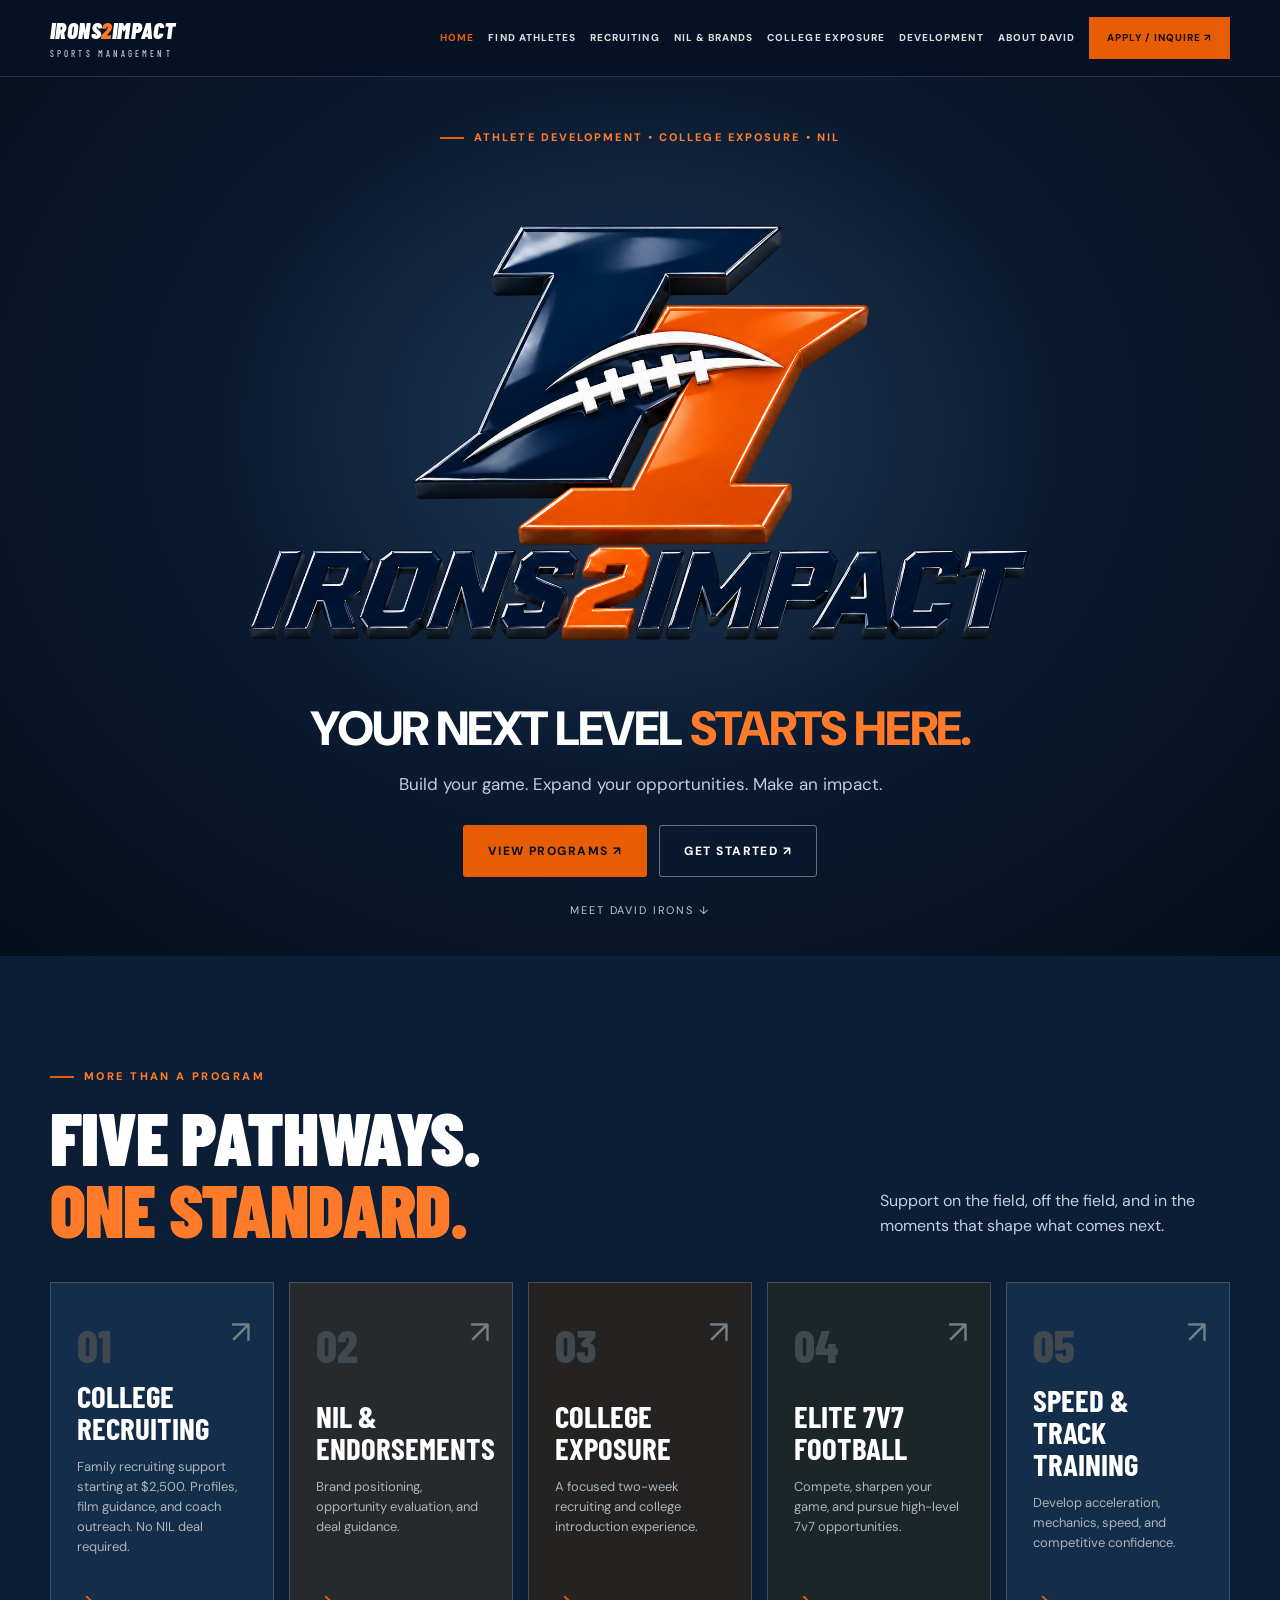
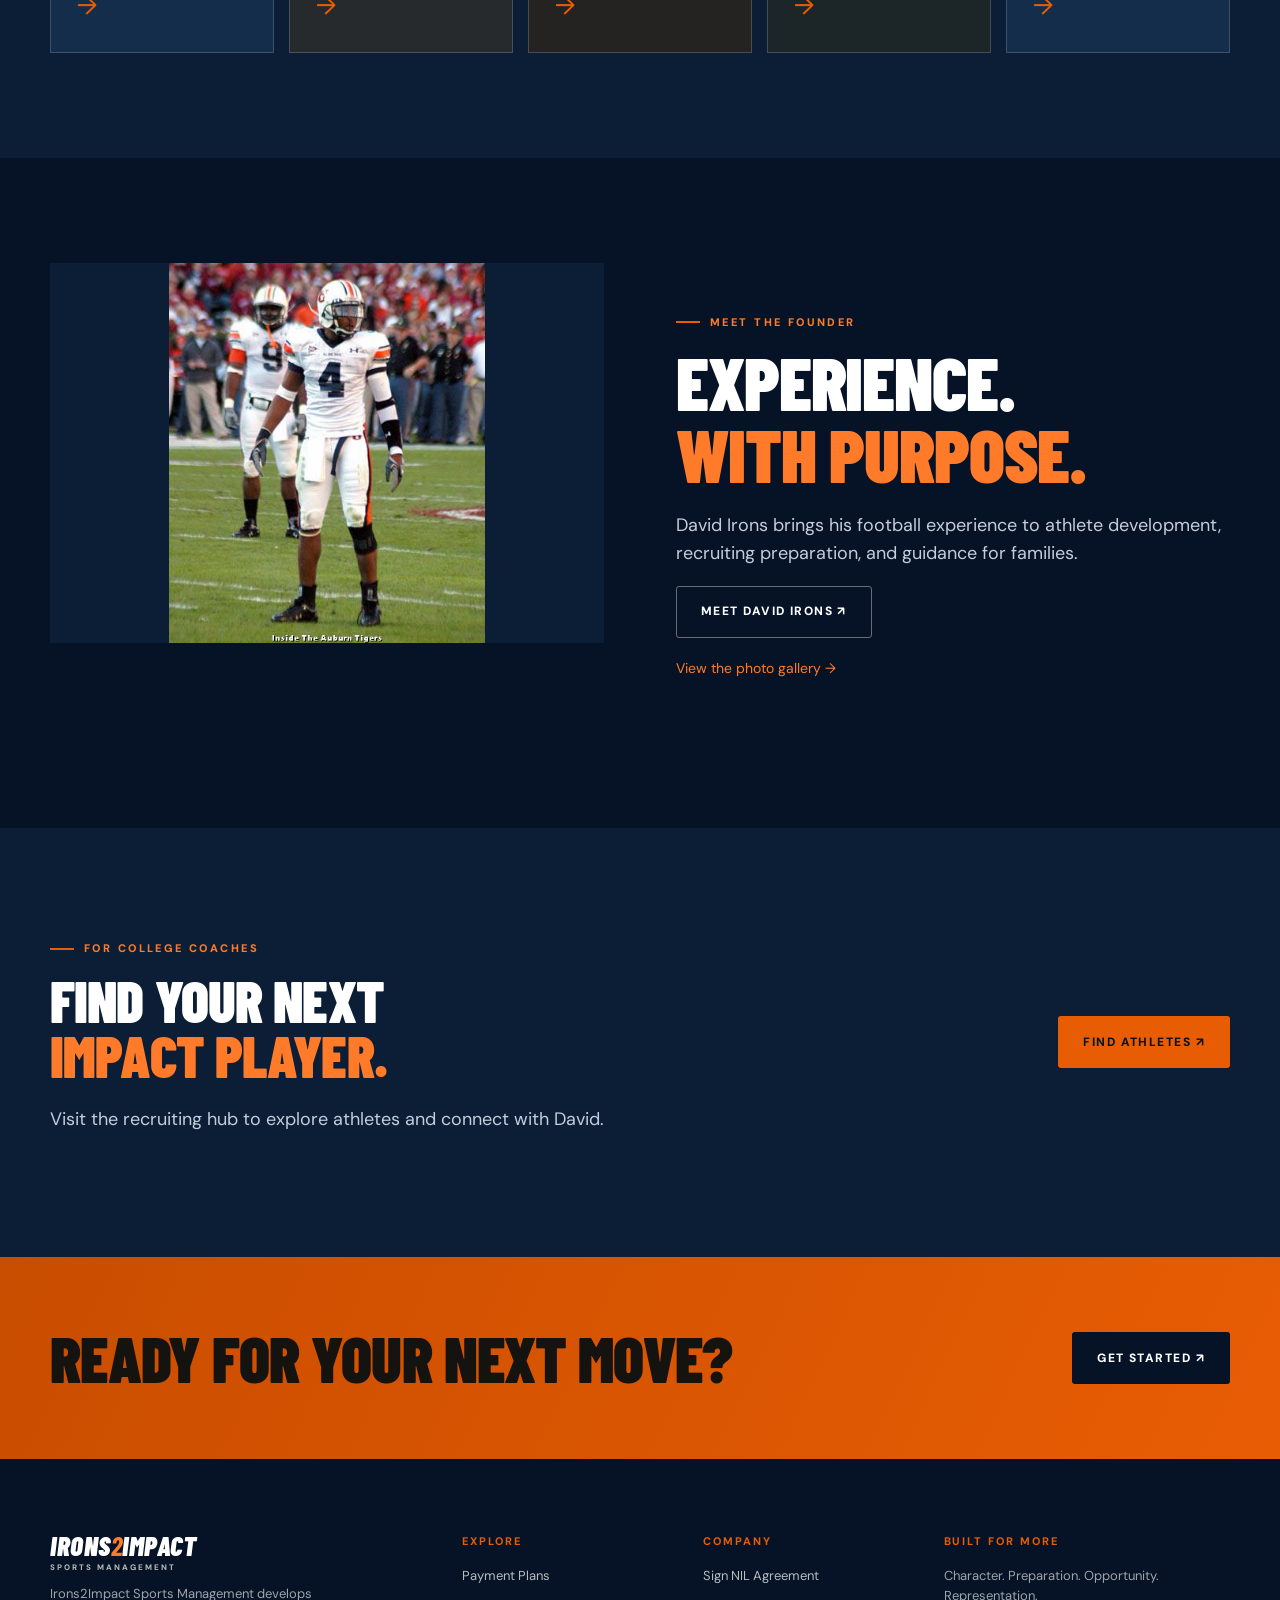
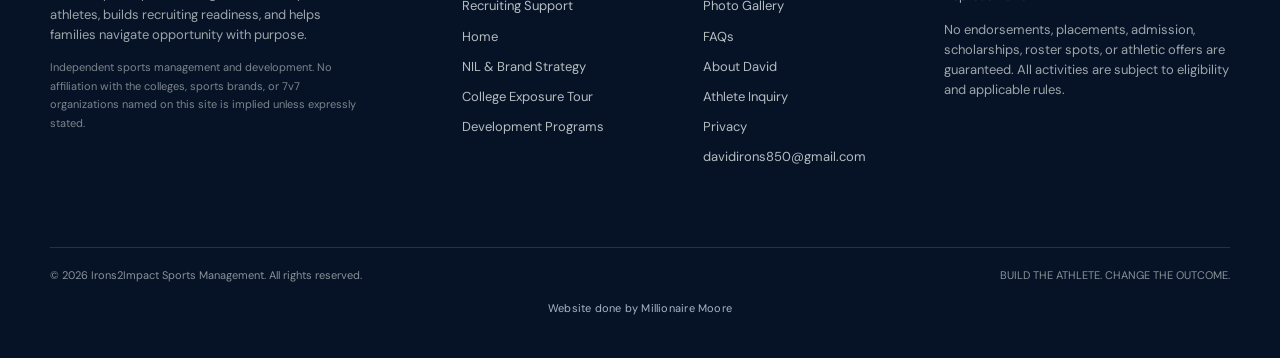
<file: index.html>
<!doctype html><html lang="en"><head><meta charset="utf-8"><meta name="viewport" content="width=device-width, initial-scale=1"><meta name="theme-color" content="#061327"><meta name="description" content="Irons2Impact Sports Management helps athletes explore NIL endorsements, a two-week college exposure tour, competitive 7v7 football, and speed training."><meta property="og:type" content="website"><meta property="og:title" content="Athlete Development, NIL &amp; College Exposure"><meta property="og:description" content="Irons2Impact Sports Management helps athletes explore NIL endorsements, a two-week college exposure tour, competitive 7v7 football, and speed training."><meta property="og:image" content="assets/images/athlete-portrait.webp"><title>Athlete Development, NIL &amp; College Exposure | Irons2Impact Sports Management</title><link rel="icon" type="image/svg+xml" href="assets/favicon.svg"><link rel="stylesheet" href="assets/css/styles.css"></head><body><a class="skip-link" href="#main">Skip to content</a><header class="site-header"><div class="container header-inner"><a class="header-wordmark" href="index.html" aria-label="Irons2Impact home">IRONS<span>2</span>IMPACT<small>SPORTS MANAGEMENT</small></a><button class="menu-button" aria-label="Open navigation" aria-expanded="false" aria-controls="primary-nav" data-menu-button><svg viewBox="0 0 24 24" fill="none" stroke="currentColor" stroke-width="2" aria-hidden="true"><path d="M3 6h18M3 12h18M3 18h18"/></svg></button><nav class="nav-links" id="primary-nav" aria-label="Main navigation" data-menu><a href="index.html" aria-current="page">Home</a><a href="athletes.html">Find Athletes</a><a href="recruiting.html">Recruiting</a><a href="nil.html">NIL & Brands</a><a href="tour.html">College Exposure</a><a href="development.html">Development</a><a href="about.html">About David</a><a href="apply.html" class="nav-apply">Apply / Inquire ↗</a></nav></div></header><main id="main"><section class="impact-hero"><div class="container"><span class="eyebrow">ATHLETE DEVELOPMENT • COLLEGE EXPOSURE • NIL</span><img class="impact-logo" src="assets/images/irons-3d.png" alt="Irons2Impact dimensional navy and orange football logo" fetchpriority="high"><h1>YOUR NEXT LEVEL <span>STARTS HERE.</span></h1><p>Build your game. Expand your opportunities. Make an impact.</p><div class="actions"><a href="#pathways" class="btn btn-primary">View Programs ↗</a><a href="apply.html" class="btn btn-outline">Get Started ↗</a></div><a class="meet-link" href="about.html">MEET DAVID IRONS ↓</a></div></section><section class="section section--mid" id="pathways"><div class="container"><div class="section-head fade-up"><div><span class="eyebrow">MORE THAN A PROGRAM</span><h2 class="section-title">FIVE PATHWAYS.<br><span class="accent">ONE STANDARD.</span></h2></div><p>Support on the field, off the field, and in the moments that shape what comes next.</p></div><div class="cards"><a href="recruiting.html" class="service-card fade-up"><span class="service-count">01</span><span class="service-icon">↗</span><h3>COLLEGE<br>RECRUITING</h3><p>Family recruiting support starting at $2,500. Profiles, film guidance, and coach outreach. No NIL deal required.</p><span class="service-arrow" aria-hidden="true">→</span></a><a href="nil.html" class="service-card fade-up"><span class="service-count">02</span><span class="service-icon">↗</span><h3>NIL &amp;<br>ENDORSEMENTS</h3><p>Brand positioning, opportunity evaluation, and deal guidance.</p><span class="service-arrow" aria-hidden="true">→</span></a><a href="tour.html" class="service-card fade-up"><span class="service-count">03</span><span class="service-icon">↗</span><h3>COLLEGE<br>EXPOSURE</h3><p>A focused two-week recruiting and college introduction experience.</p><span class="service-arrow" aria-hidden="true">→</span></a><a href="development.html#football" class="service-card fade-up"><span class="service-count">04</span><span class="service-icon">↗</span><h3>ELITE 7V7<br>FOOTBALL</h3><p>Compete, sharpen your game, and pursue high-level 7v7 opportunities.</p><span class="service-arrow" aria-hidden="true">→</span></a><a href="development.html#speed" class="service-card fade-up"><span class="service-count">05</span><span class="service-icon">↗</span><h3>SPEED &amp;<br>TRACK TRAINING</h3><p>Develop acceleration, mechanics, speed, and competitive confidence.</p><span class="service-arrow" aria-hidden="true">→</span></a></div></div></section><section class="section home-founder"><div class="container split"><div class="visual"><img src="assets/images/david-irons-auburn.png" alt="David Irons wearing number 4 for Auburn" loading="lazy" style="object-position:top"></div><div><span class="eyebrow">MEET THE FOUNDER</span><h2 class="section-title">EXPERIENCE.<br><span class="accent">WITH PURPOSE.</span></h2><p class="section-lead">David Irons brings his football experience to athlete development, recruiting preparation, and guidance for families.</p><a class="btn btn-outline" href="about.html">Meet David Irons ↗</a><a class="home-gallery-link" href="gallery.html">View the photo gallery →</a></div></div></section><section class="section section--mid"><div class="container home-recruit"><div><span class="eyebrow">FOR COLLEGE COACHES</span><h2 class="section-title">FIND YOUR NEXT<br><span class="accent">IMPACT PLAYER.</span></h2><p class="section-lead">Visit the recruiting hub to explore athletes and connect with David.</p></div><a class="btn btn-primary" href="athletes.html">Find Athletes ↗</a></div></section></main><section class="cta-band"><div class="container cta-inner"><h2 class="section-title">READY FOR YOUR NEXT MOVE?</h2><a class="btn btn-dark" href="apply.html">Get Started ↗</a></div></section><footer class="site-footer"><div class="container"><div class="footer-grid"><div><a class="brand" href="index.html" aria-label="Irons2Impact Sports Management home"><span class="brand-text">IRONS<b>2</b>IMPACT<small>SPORTS MANAGEMENT</small></span></a><p>Irons2Impact Sports Management develops athletes, builds recruiting readiness, and helps families navigate opportunity with purpose.</p><div class="footer-note">Independent sports management and development. No affiliation with the colleges, sports brands, or 7v7 organizations named on this site is implied unless expressly stated.</div></div><div><h4>Explore</h4><a href="payments.html">Payment Plans</a><a href="recruiting.html">Recruiting Support</a><a href="index.html">Home</a><a href="nil.html">NIL & Brand Strategy</a><a href="tour.html">College Exposure Tour</a><a href="development.html">Development Programs</a></div><div><h4>Company</h4><a href="nil-agreement.html">Sign NIL Agreement</a><a href="gallery.html">Photo Gallery</a><a href="faq.html">FAQs</a><a href="about.html">About David</a><a href="apply.html">Athlete Inquiry</a><a href="privacy.html">Privacy</a><a href="mailto:davidirons850@gmail.com" data-contact-address>Email us</a></div><div><h4>Built for more</h4><p>Character. Preparation. Opportunity. Representation.</p><p>No endorsements, placements, admission, scholarships, roster spots, or athletic offers are guaranteed. All activities are subject to eligibility and applicable rules.</p></div></div><div class="footer-bottom"><span>© <span data-year>2026</span> Irons2Impact Sports Management. All rights reserved.</span><span>BUILD THE ATHLETE. CHANGE THE OUTCOME.</span></div></div><p class="designer-credit">Website done by Millionaire Moore</p></footer><script src="assets/js/config.js"></script><script src="assets/js/main.js" defer></script></body></html>
</file>
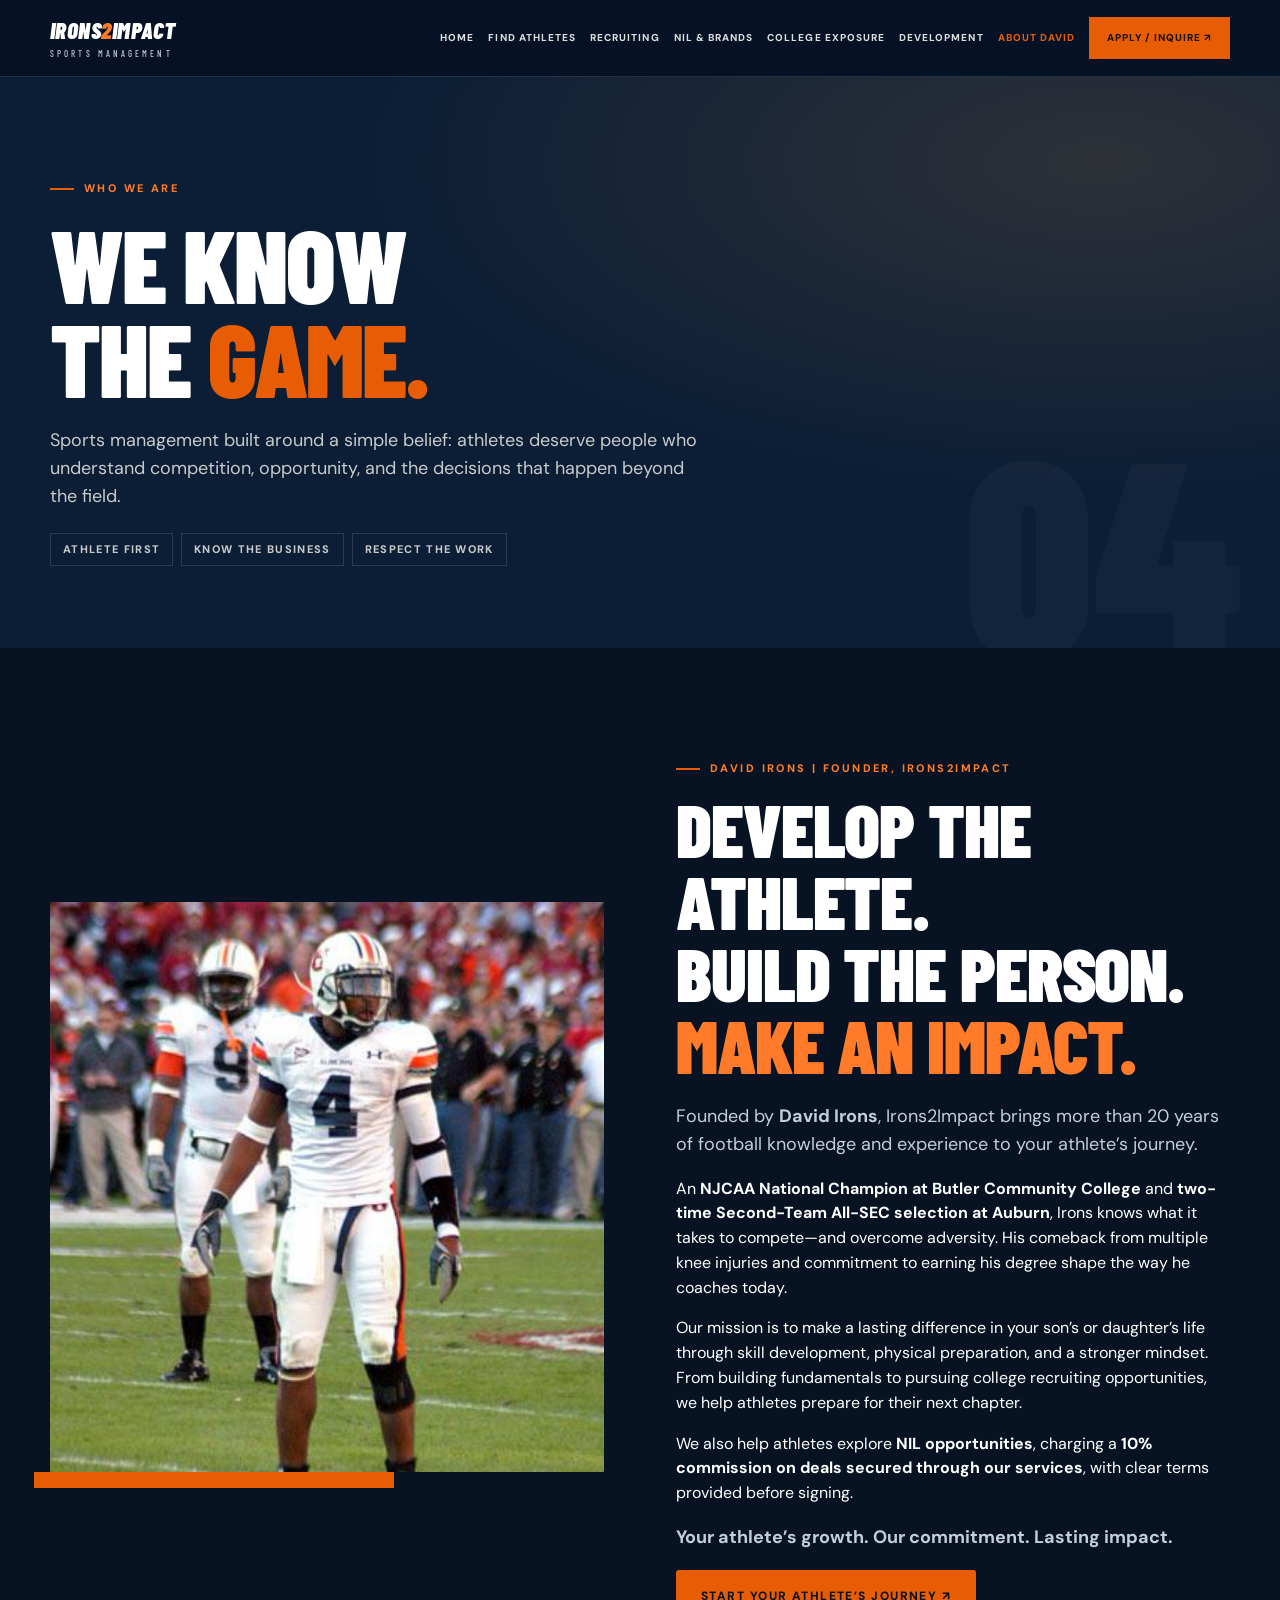
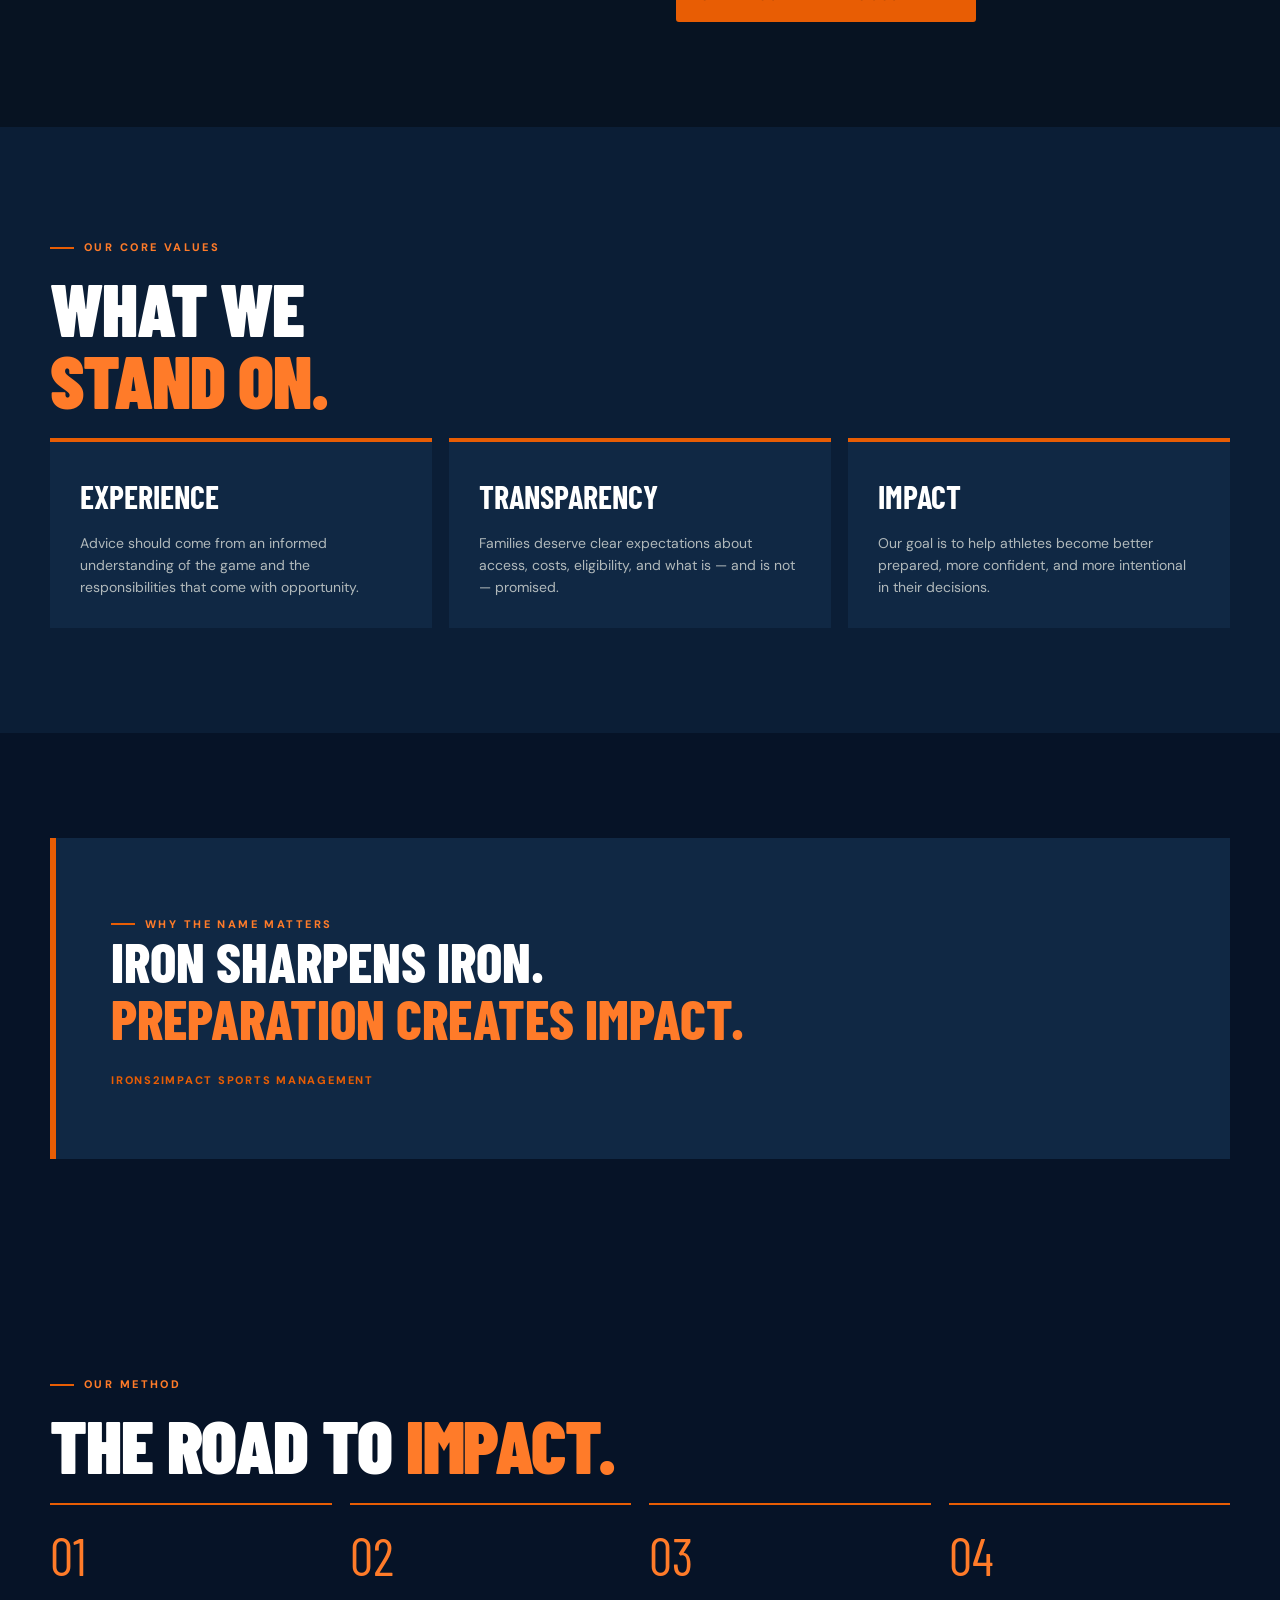
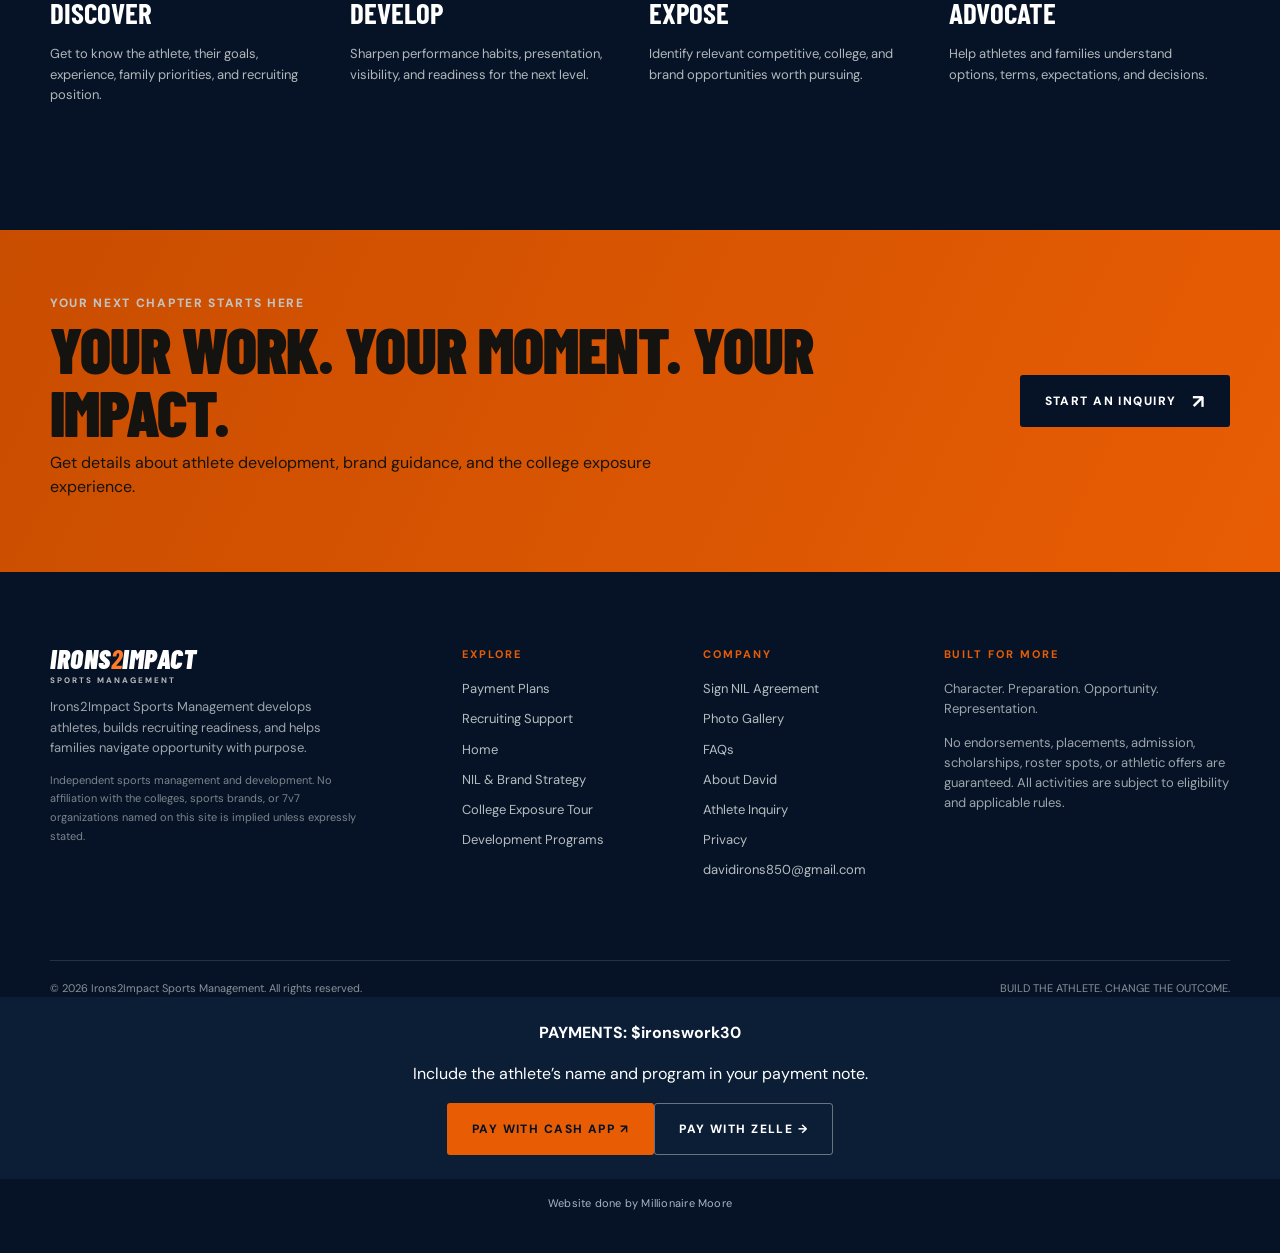
<file: about.html>
<!doctype html><html lang="en"><head><meta charset="utf-8"><meta name="viewport" content="width=device-width, initial-scale=1"><meta name="theme-color" content="#061327"><meta name="description" content="Meet the athlete-first philosophy behind Irons2Impact Sports Management — informed game experience, transparent guidance, and long-term development."><meta property="og:type" content="website"><meta property="og:title" content="About Irons2Impact"><meta property="og:description" content="Meet the athlete-first philosophy behind Irons2Impact Sports Management — informed game experience, transparent guidance, and long-term development."><meta property="og:image" content="assets/images/athlete-portrait.webp"><title>About Irons2Impact | Irons2Impact Sports Management</title><link rel="icon" type="image/svg+xml" href="assets/favicon.svg"><link rel="stylesheet" href="assets/css/styles.css"></head><body><a class="skip-link" href="#main">Skip to content</a><header class="site-header"><div class="container header-inner"><a class="header-wordmark" href="index.html" aria-label="Irons2Impact home">IRONS<span>2</span>IMPACT<small>SPORTS MANAGEMENT</small></a><button class="menu-button" aria-label="Open navigation" aria-expanded="false" aria-controls="primary-nav" data-menu-button><svg viewBox="0 0 24 24" fill="none" stroke="currentColor" stroke-width="2" aria-hidden="true"><path d="M3 6h18M3 12h18M3 18h18"/></svg></button><nav class="nav-links" id="primary-nav" aria-label="Main navigation" data-menu><a href="index.html">Home</a><a href="athletes.html">Find Athletes</a><a href="recruiting.html">Recruiting</a><a href="nil.html">NIL & Brands</a><a href="tour.html">College Exposure</a><a href="development.html">Development</a><a href="about.html" aria-current="page">About David</a><a href="apply.html" class="nav-apply">Apply / Inquire ↗</a></nav></div></header><main id="main"><section class="page-hero"><span class="page-number" aria-hidden="true">04</span><div class="container"><span class="eyebrow">WHO WE ARE</span><h1 class="display">WE KNOW<br>THE <span class="accent">GAME.</span></h1><p>Sports management built around a simple belief: athletes deserve people who understand competition, opportunity, and the decisions that happen beyond the field.</p><div class="subnav"><span>ATHLETE FIRST</span><span>KNOW THE BUSINESS</span><span>RESPECT THE WORK</span></div></div></section><section class="section" id="founder"><div class="container split"><div><span class="eyebrow">DAVID IRONS | FOUNDER, IRONS2IMPACT</span><h2 class="section-title">DEVELOP THE ATHLETE.<br>BUILD THE PERSON.<br><span class="accent">MAKE AN IMPACT.</span></h2><p class="section-lead">Founded by <strong>David Irons</strong>, Irons2Impact brings more than 20 years of football knowledge and experience to your athlete’s journey.</p><p>An <strong>NJCAA National Champion at Butler Community College</strong> and <strong>two-time Second-Team All-SEC selection at Auburn</strong>, Irons knows what it takes to compete—and overcome adversity. His comeback from multiple knee injuries and commitment to earning his degree shape the way he coaches today.</p><p>Our mission is to make a lasting difference in your son’s or daughter’s life through skill development, physical preparation, and a stronger mindset. From building fundamentals to pursuing college recruiting opportunities, we help athletes prepare for their next chapter.</p><p>We also help athletes explore <strong>NIL opportunities</strong>, charging a <strong>10% commission on deals secured through our services</strong>, with clear terms provided before signing.</p><p class="section-lead"><strong>Your athlete’s growth. Our commitment. Lasting impact.</strong></p><a href="apply.html" class="btn btn-primary">Start your athlete’s journey ↗</a></div><div class="visual"><img src="assets/images/david-irons-auburn.png" alt="David Irons wearing number 4 for Auburn on the football field" loading="lazy" style="height:auto;max-height:none;object-fit:contain;filter:none"><span class="angle-accent" aria-hidden="true"></span></div></div></section><section class="section section--mid"><div class="container"><span class="eyebrow">OUR CORE VALUES</span><h2 class="section-title">WHAT WE<br><span class="accent">STAND ON.</span></h2><div class="mission-grid"><article><h3>EXPERIENCE</h3><p>Advice should come from an informed understanding of the game and the responsibilities that come with opportunity.</p></article><article><h3>TRANSPARENCY</h3><p>Families deserve clear expectations about access, costs, eligibility, and what is — and is not — promised.</p></article><article><h3>IMPACT</h3><p>Our goal is to help athletes become better prepared, more confident, and more intentional in their decisions.</p></article></div></div></section><section class="section"><div class="container"><div class="quote-panel"><span class="eyebrow">WHY THE NAME MATTERS</span><blockquote>IRON SHARPENS IRON.<br><span class="accent">PREPARATION CREATES IMPACT.</span></blockquote><div class="quote-label">IRONS2IMPACT SPORTS MANAGEMENT</div></div></div></section><section class="section"><div class="container"><span class="eyebrow">OUR METHOD</span><h2 class="section-title">THE ROAD TO <span class="accent">IMPACT.</span></h2><div class="steps"><div class="step fade-up"><div class="step-num">01</div><h3>DISCOVER</h3><p>Get to know the athlete, their goals, experience, family priorities, and recruiting position.</p></div><div class="step fade-up"><div class="step-num">02</div><h3>DEVELOP</h3><p>Sharpen performance habits, presentation, visibility, and readiness for the next level.</p></div><div class="step fade-up"><div class="step-num">03</div><h3>EXPOSE</h3><p>Identify relevant competitive, college, and brand opportunities worth pursuing.</p></div><div class="step fade-up"><div class="step-num">04</div><h3>ADVOCATE</h3><p>Help athletes and families understand options, terms, expectations, and decisions.</p></div></div></div></section></main><section class="cta-band"><div class="container cta-inner"><div><div class="kicker">YOUR NEXT CHAPTER STARTS HERE</div><h2 class="section-title">YOUR WORK. YOUR MOMENT. YOUR IMPACT.</h2><p>Get details about athlete development, brand guidance, and the college exposure experience.</p></div><a href="apply.html" class="btn btn-dark">Start an inquiry <span class="arrow">↗</span></a></div></section><footer class="site-footer"><div class="container"><div class="footer-grid"><div><a class="brand" href="index.html" aria-label="Irons2Impact Sports Management home"><span class="brand-text">IRONS<b>2</b>IMPACT<small>SPORTS MANAGEMENT</small></span></a><p>Irons2Impact Sports Management develops athletes, builds recruiting readiness, and helps families navigate opportunity with purpose.</p><div class="footer-note">Independent sports management and development. No affiliation with the colleges, sports brands, or 7v7 organizations named on this site is implied unless expressly stated.</div></div><div><h4>Explore</h4><a href="payments.html">Payment Plans</a><a href="recruiting.html">Recruiting Support</a><a href="index.html">Home</a><a href="nil.html">NIL & Brand Strategy</a><a href="tour.html">College Exposure Tour</a><a href="development.html">Development Programs</a></div><div><h4>Company</h4><a href="nil-agreement.html">Sign NIL Agreement</a><a href="gallery.html">Photo Gallery</a><a href="faq.html">FAQs</a><a href="about.html">About David</a><a href="apply.html">Athlete Inquiry</a><a href="privacy.html">Privacy</a><a href="mailto:davidirons850@gmail.com" data-contact-address>Email us</a></div><div><h4>Built for more</h4><p>Character. Preparation. Opportunity. Representation.</p><p>No endorsements, placements, admission, scholarships, roster spots, or athletic offers are guaranteed. All activities are subject to eligibility and applicable rules.</p></div></div><div class="footer-bottom"><span>© <span data-year>2026</span> Irons2Impact Sports Management. All rights reserved.</span><span>BUILD THE ATHLETE. CHANGE THE OUTCOME.</span></div></div><div class="cashapp-payment" style="padding:24px;text-align:center;background:#09172a;color:white"><strong>PAYMENTS: $ironswork30</strong><p>Include the athlete’s name and program in your payment note.</p><a href="https://cash.app/$ironswork30" class="btn btn-primary" target="_blank" rel="noopener noreferrer">Pay with Cash App ↗</a><a class="btn btn-outline" href="payments.html#zelle">Pay with Zelle →</a></div><p class="designer-credit">Website done by Millionaire Moore</p></footer><script src="assets/js/config.js"></script><script src="assets/js/main.js" defer></script></body></html>
</file>
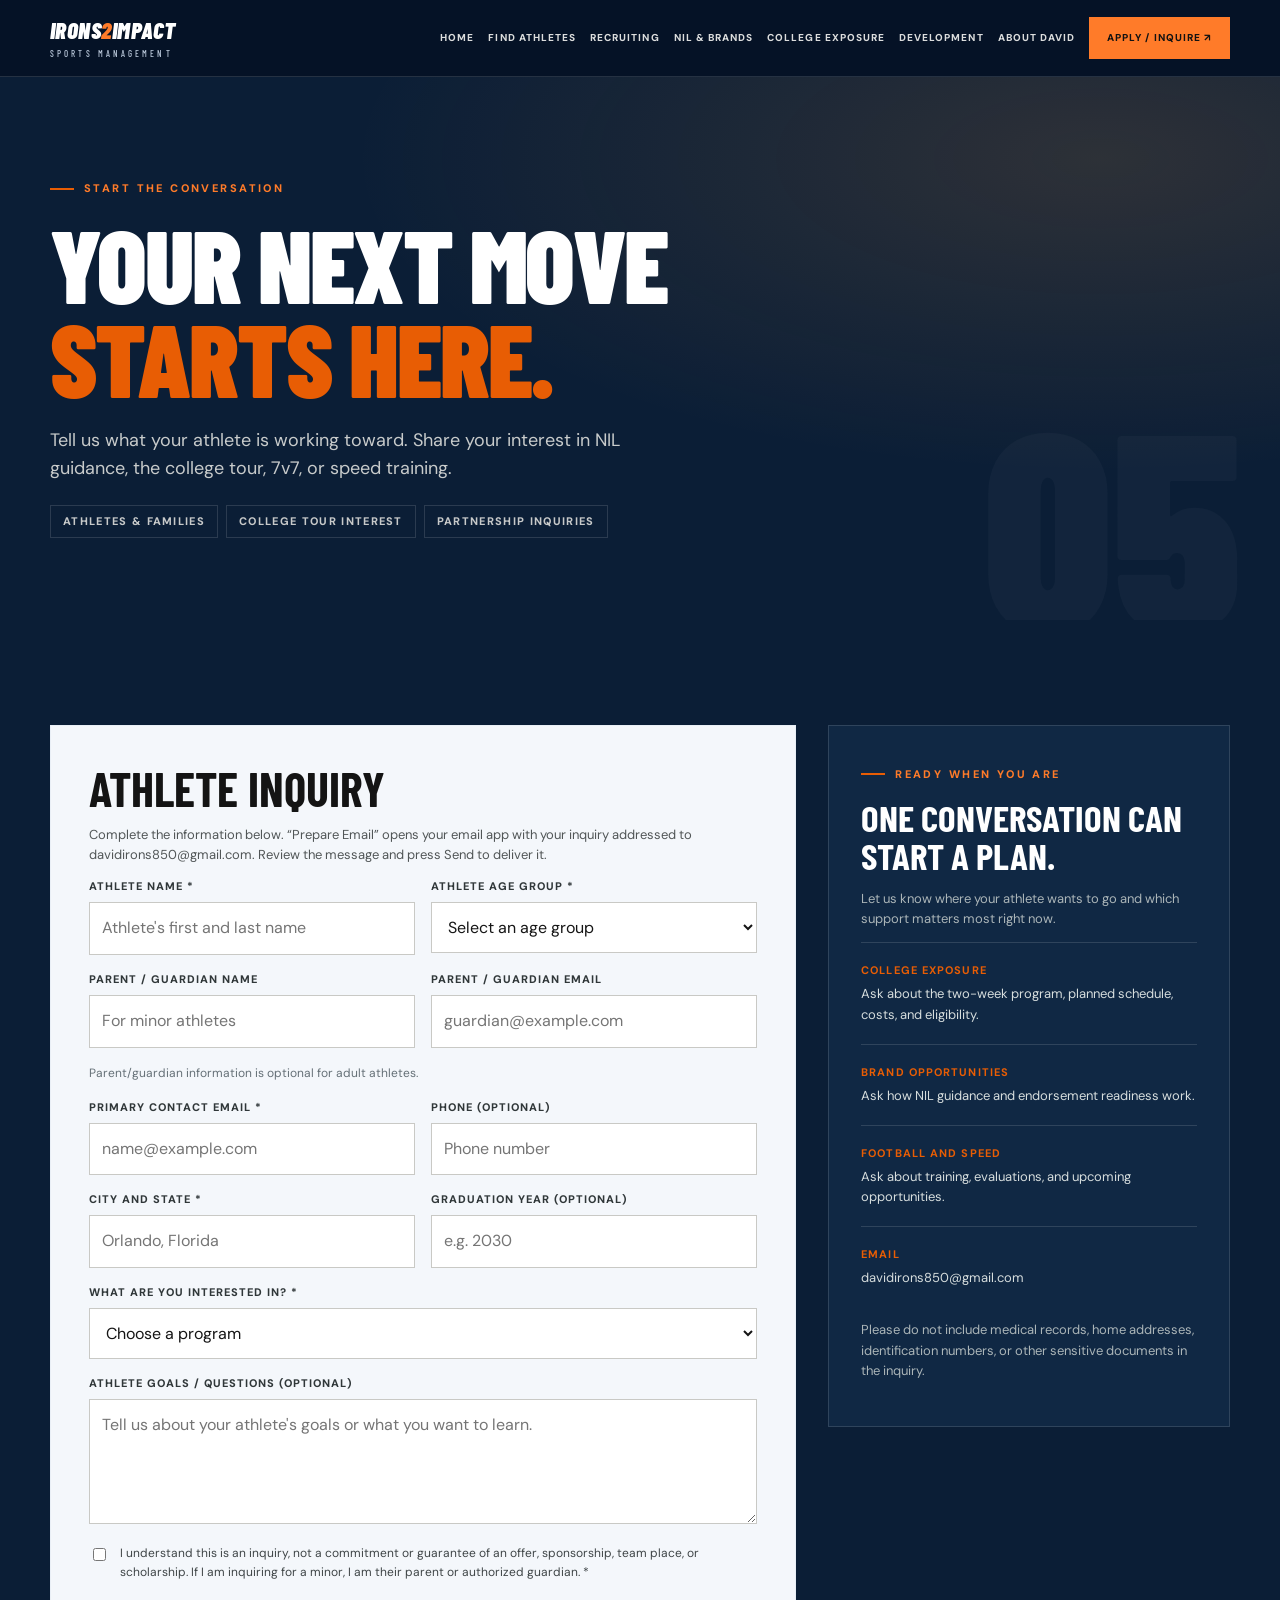
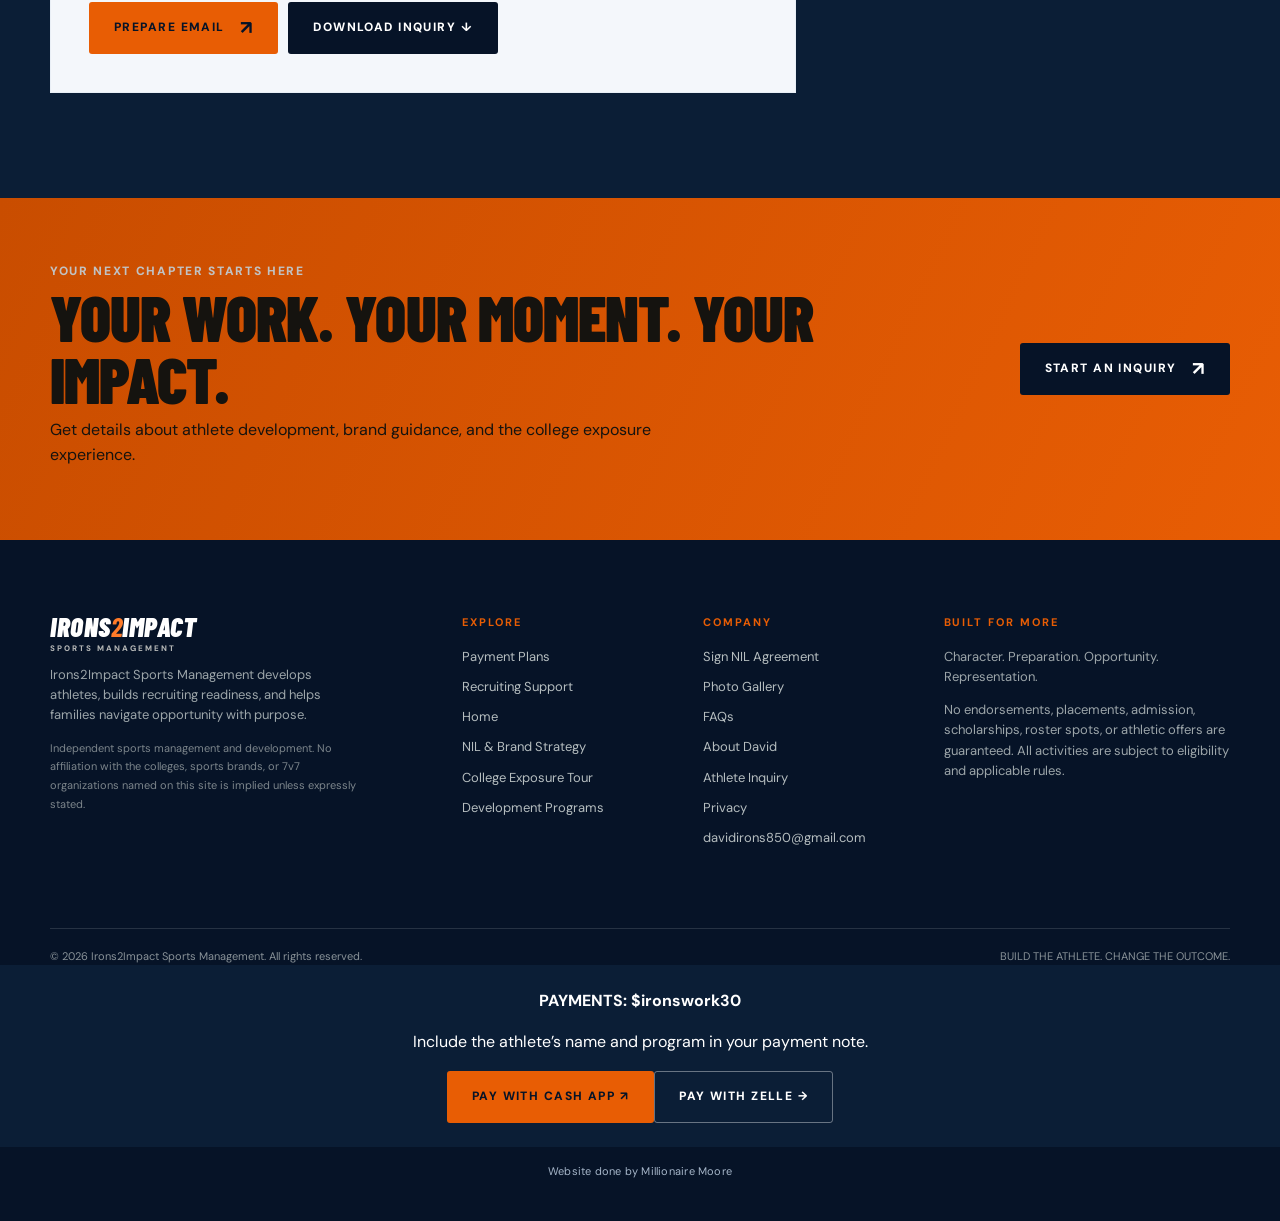
<file: apply.html>
<!doctype html><html lang="en"><head><meta charset="utf-8"><meta name="viewport" content="width=device-width, initial-scale=1"><meta name="theme-color" content="#061327"><meta name="description" content="Connect with Irons2Impact about NIL and endorsement support, college tour interest, football 7v7, or speed training for your athlete."><meta property="og:type" content="website"><meta property="og:title" content="Athlete Inquiry &amp; Program Interest"><meta property="og:description" content="Connect with Irons2Impact about NIL and endorsement support, college tour interest, football 7v7, or speed training for your athlete."><meta property="og:image" content="assets/images/athlete-portrait.webp"><title>Athlete Inquiry &amp; Program Interest | Irons2Impact Sports Management</title><link rel="icon" type="image/svg+xml" href="assets/favicon.svg"><link rel="stylesheet" href="assets/css/styles.css"></head><body><a class="skip-link" href="#main">Skip to content</a><header class="site-header"><div class="container header-inner"><a class="header-wordmark" href="index.html" aria-label="Irons2Impact home">IRONS<span>2</span>IMPACT<small>SPORTS MANAGEMENT</small></a><button class="menu-button" aria-label="Open navigation" aria-expanded="false" aria-controls="primary-nav" data-menu-button><svg viewBox="0 0 24 24" fill="none" stroke="currentColor" stroke-width="2" aria-hidden="true"><path d="M3 6h18M3 12h18M3 18h18"/></svg></button><nav class="nav-links" id="primary-nav" aria-label="Main navigation" data-menu><a href="index.html">Home</a><a href="athletes.html">Find Athletes</a><a href="recruiting.html">Recruiting</a><a href="nil.html">NIL & Brands</a><a href="tour.html">College Exposure</a><a href="development.html">Development</a><a href="about.html">About David</a><a href="apply.html" class="nav-apply" aria-current="page">Apply / Inquire ↗</a></nav></div></header><main id="main"><section class="page-hero"><span class="page-number" aria-hidden="true">05</span><div class="container"><span class="eyebrow">START THE CONVERSATION</span><h1 class="display">YOUR NEXT MOVE<br><span class="accent">STARTS HERE.</span></h1><p>Tell us what your athlete is working toward. Share your interest in NIL guidance, the college tour, 7v7, or speed training.</p><div class="subnav"><span>ATHLETES & FAMILIES</span><span>COLLEGE TOUR INTEREST</span><span>PARTNERSHIP INQUIRIES</span></div></div></section><section class="section section--mid"><div class="container form-layout"><div class="form-card"><h2>ATHLETE INQUIRY</h2><p>Complete the information below. “Prepare Email” opens your email app with your inquiry addressed to davidirons850@gmail.com. Review the message and press Send to deliver it.</p><form id="athlete-inquiry"><div class="form-grid"><div class="field"><label for="athlete-name">Athlete name *</label><input id="athlete-name" name="athlete-name" required maxlength="90" autocomplete="name" placeholder="Athlete's first and last name"></div><div class="field"><label for="age-group">Athlete age group *</label><select id="age-group" name="age-group" required><option value="">Select an age group</option><option value="Under 12">Under 12</option><option value="12–14">12–14</option><option value="15–17">15–17</option><option value="18+">18+</option></select></div><div class="field"><label for="guardian-name">Parent / guardian name</label><input id="guardian-name" name="guardian-name" maxlength="90" autocomplete="off" placeholder="For minor athletes"></div><div class="field"><label for="guardian-email">Parent / guardian email</label><input id="guardian-email" name="guardian-email" type="email" maxlength="120" autocomplete="off" placeholder="guardian@example.com"></div><div class="field full"><div id="guardian-note" class="tiny" style="color:#657077">Select an age group to determine guardian requirements.</div></div><div class="field"><label for="contact-email">Primary contact email *</label><input id="contact-email" name="contact-email" type="email" maxlength="120" required autocomplete="email" placeholder="name@example.com"></div><div class="field"><label for="phone">Phone (optional)</label><input id="phone" name="phone" type="tel" maxlength="30" autocomplete="tel" placeholder="Phone number"></div><div class="field"><label for="state">City and state *</label><input id="state" name="state" maxlength="100" required placeholder="Orlando, Florida"></div><div class="field"><label for="graduation-year">Graduation year (optional)</label><input id="graduation-year" name="graduation-year" maxlength="9" placeholder="e.g. 2030"></div><div class="field full"><label for="program">What are you interested in? *</label><select id="program" name="program" required><option value="">Choose a program</option><option value="College recruiting support — starting at $2,500">College recruiting support — starting at $2,500 (no NIL required)</option><option>NIL / endorsements guidance</option><option>Two-week college exposure tour</option><option>Underdog Mentality / 7v7 football</option><option>Track / speed development</option><option>Multiple programs</option><option>Brand or business partnership</option></select></div><div class="field full"><label for="notes">Athlete goals / questions (optional)</label><textarea id="notes" name="notes" maxlength="1200" placeholder="Tell us about your athlete's goals or what you want to learn."></textarea></div></div><label class="check-field"><input type="checkbox" required id="consent"><span>I understand this is an inquiry, not a commitment or guarantee of an offer, sponsorship, team place, or scholarship. If I am inquiring for a minor, I am their parent or authorized guardian. *</span></label><div class="form-buttons"><button class="btn btn-primary" id="prepare-email" type="submit">Prepare email <span class="arrow">↗</span></button><button class="btn btn-dark" id="save-inquiry" type="button">Download inquiry ↓</button></div><div id="form-status" class="status" role="status" aria-live="polite"></div></form></div><aside class="contact-aside"><span class="eyebrow">READY WHEN YOU ARE</span><h3>ONE CONVERSATION CAN START A PLAN.</h3><p>Let us know where your athlete wants to go and which support matters most right now.</p><div class="aside-item"><strong>College exposure</strong>Ask about the two-week program, planned schedule, costs, and eligibility.</div><div class="aside-item"><strong>Brand opportunities</strong>Ask how NIL guidance and endorsement readiness work.</div><div class="aside-item"><strong>Football and speed</strong>Ask about training, evaluations, and upcoming opportunities.</div><div class="aside-item"><strong>Email</strong><a href="mailto:davidirons850@gmail.com" data-contact-address>davidirons850@gmail.com</a></div><p class="tiny">Please do not include medical records, home addresses, identification numbers, or other sensitive documents in the inquiry.</p></aside></div></section></main><section class="cta-band"><div class="container cta-inner"><div><div class="kicker">YOUR NEXT CHAPTER STARTS HERE</div><h2 class="section-title">YOUR WORK. YOUR MOMENT. YOUR IMPACT.</h2><p>Get details about athlete development, brand guidance, and the college exposure experience.</p></div><a href="apply.html" class="btn btn-dark">Start an inquiry <span class="arrow">↗</span></a></div></section><footer class="site-footer"><div class="container"><div class="footer-grid"><div><a class="brand" href="index.html" aria-label="Irons2Impact Sports Management home"><span class="brand-text">IRONS<b>2</b>IMPACT<small>SPORTS MANAGEMENT</small></span></a><p>Irons2Impact Sports Management develops athletes, builds recruiting readiness, and helps families navigate opportunity with purpose.</p><div class="footer-note">Independent sports management and development. No affiliation with the colleges, sports brands, or 7v7 organizations named on this site is implied unless expressly stated.</div></div><div><h4>Explore</h4><a href="payments.html">Payment Plans</a><a href="recruiting.html">Recruiting Support</a><a href="index.html">Home</a><a href="nil.html">NIL & Brand Strategy</a><a href="tour.html">College Exposure Tour</a><a href="development.html">Development Programs</a></div><div><h4>Company</h4><a href="nil-agreement.html">Sign NIL Agreement</a><a href="gallery.html">Photo Gallery</a><a href="faq.html">FAQs</a><a href="about.html">About David</a><a href="apply.html">Athlete Inquiry</a><a href="privacy.html">Privacy</a><a href="mailto:davidirons850@gmail.com" data-contact-address>Email us</a></div><div><h4>Built for more</h4><p>Character. Preparation. Opportunity. Representation.</p><p>No endorsements, placements, admission, scholarships, roster spots, or athletic offers are guaranteed. All activities are subject to eligibility and applicable rules.</p></div></div><div class="footer-bottom"><span>© <span data-year>2026</span> Irons2Impact Sports Management. All rights reserved.</span><span>BUILD THE ATHLETE. CHANGE THE OUTCOME.</span></div></div><div class="cashapp-payment" style="padding:24px;text-align:center;background:#09172a;color:white"><strong>PAYMENTS: $ironswork30</strong><p>Include the athlete’s name and program in your payment note.</p><a href="https://cash.app/$ironswork30" class="btn btn-primary" target="_blank" rel="noopener noreferrer">Pay with Cash App ↗</a><a class="btn btn-outline" href="payments.html#zelle">Pay with Zelle →</a></div><p class="designer-credit">Website done by Millionaire Moore</p></footer><script src="assets/js/config.js"></script><script src="assets/js/main.js" defer></script><script>if(new URLSearchParams(location.search).get("program")==="recruiting"){document.getElementById("program").value="College recruiting support — starting at $2,500";}</script></body></html>
</file>
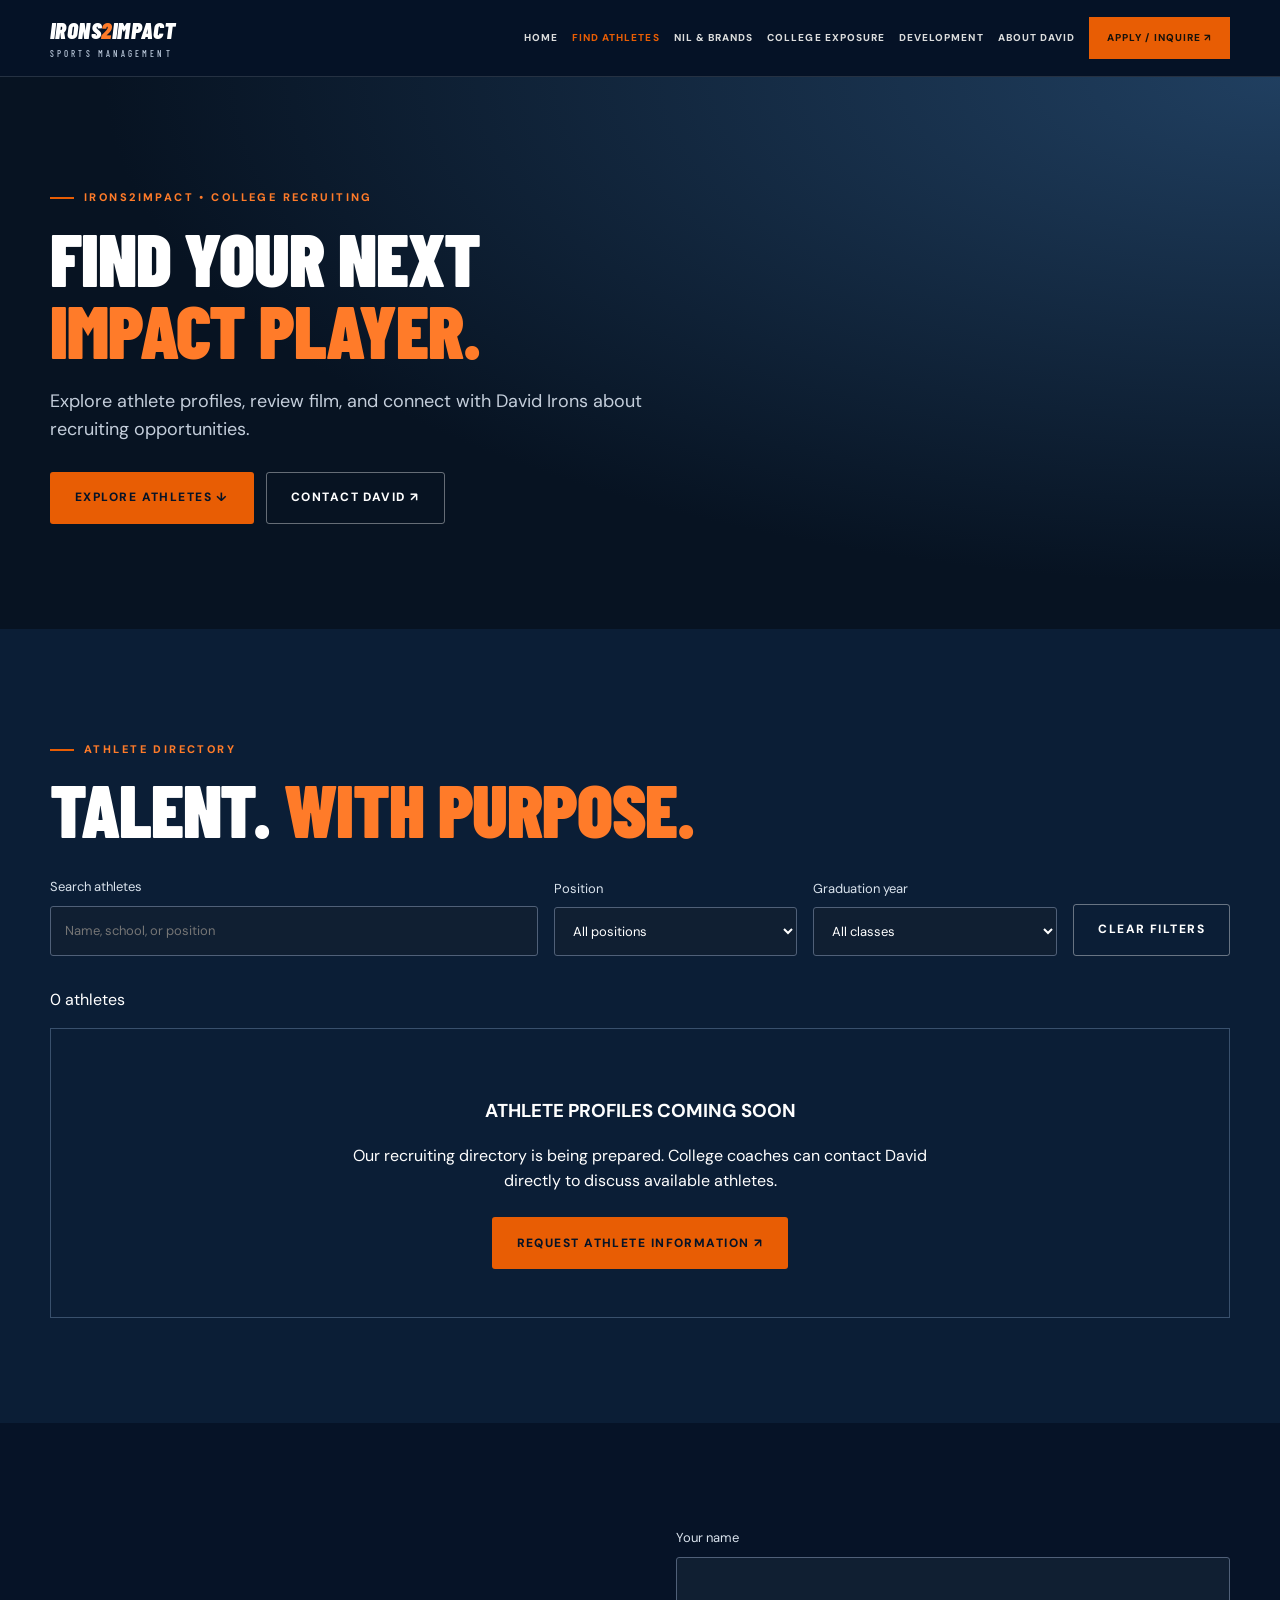
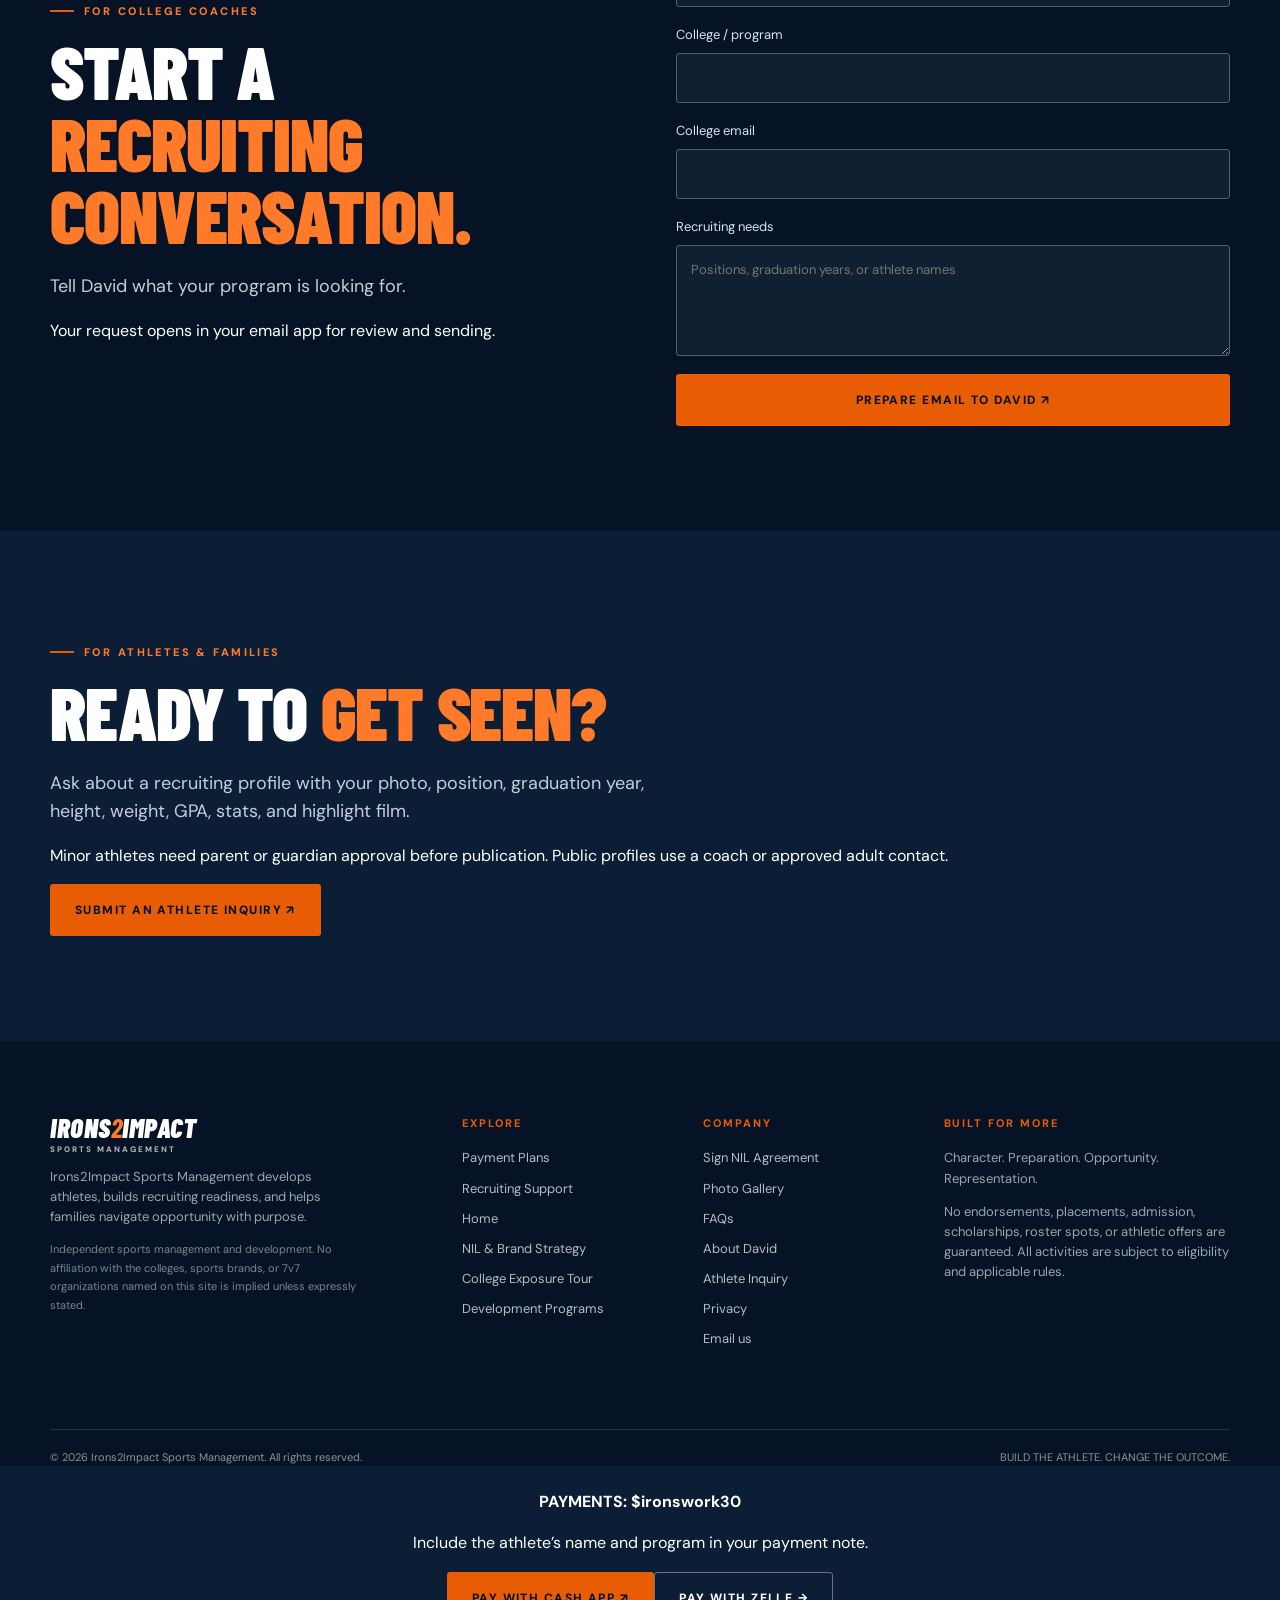
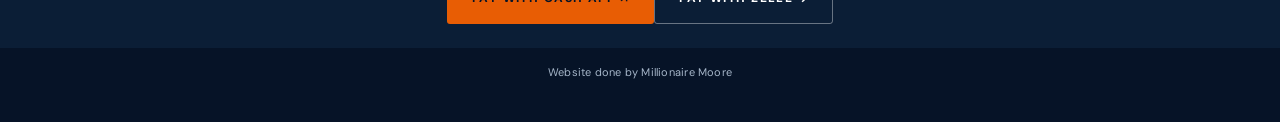
<file: athletes.html>
<!doctype html><html lang="en"><head><meta charset="utf-8"><meta name="viewport" content="width=device-width,initial-scale=1"><title>Find Athletes | Irons2Impact</title><meta name="description" content="College coaches: find football athlete profiles and contact David Irons for recruiting information."><link rel="stylesheet" href="assets/css/styles.css"></head><body><a class="skip-link" href="#main">Skip to content</a><header class="site-header"><div class="container header-inner"><a class="header-wordmark" href="index.html" aria-label="Irons2Impact home">IRONS<span>2</span>IMPACT<small>SPORTS MANAGEMENT</small></a><button class="menu-button" aria-label="Open navigation" aria-expanded="false" aria-controls="primary-nav" data-menu-button><svg viewBox="0 0 24 24" fill="none" stroke="currentColor" stroke-width="2" aria-hidden="true"><path d="M3 6h18M3 12h18M3 18h18"/></svg></button><nav class="nav-links" id="primary-nav" aria-label="Main navigation" data-menu><a href="index.html">Home</a><a href="athletes.html" aria-current="page">Find Athletes</a><a href="nil.html">NIL & Brands</a><a href="tour.html">College Exposure</a><a href="development.html">Development</a><a href="about.html">About David</a><a href="apply.html" class="nav-apply">Apply / Inquire ↗</a></nav></div></header><main id="main"><section class="section" style="background:radial-gradient(ellipse at top right,#203f60,#071322 65%)"><div class="container"><span class="eyebrow">IRONS2IMPACT • COLLEGE RECRUITING</span><h1 class="section-title">FIND YOUR NEXT<br><span class="accent">IMPACT PLAYER.</span></h1><p class="section-lead">Explore athlete profiles, review film, and connect with David Irons about recruiting opportunities.</p><div class="actions"><a href="#directory" class="btn btn-primary">Explore Athletes ↓</a><a href="mailto:davidirons850@gmail.com?subject=College%20Coach%20Recruiting%20Inquiry" class="btn btn-outline">Contact David ↗</a></div></div></section><section class="section section--mid" id="directory"><div class="container"><span class="eyebrow">ATHLETE DIRECTORY</span><h2 class="section-title">TALENT. <span class="accent">WITH PURPOSE.</span></h2><form id="athlete-filters" class="recruit-filters" role="search" aria-label="Find athletes"><label>Search athletes<input id="athlete-search" type="search" placeholder="Name, school, or position"></label><label>Position<select id="athlete-position"><option value="">All positions</option><option>QB</option><option>RB</option><option>WR</option><option>TE</option><option>OL</option><option>DL</option><option>LB</option><option>DB</option><option>ATH</option><option>K</option><option>P</option></select></label><label>Graduation year<select id="athlete-year"><option value="">All classes</option><option>2027</option><option>2028</option><option>2029</option><option>2030</option><option>2031</option><option>2032</option></select></label><button type="reset" class="btn btn-outline">Clear filters</button></form><p id="athlete-count" role="status" aria-live="polite"></p><div id="athlete-results" class="recruit-grid"></div><div id="athlete-empty" class="recruit-empty"><h3>ATHLETE PROFILES COMING SOON</h3><p>Our recruiting directory is being prepared. College coaches can contact David directly to discuss available athletes.</p><a class="btn btn-primary" href="mailto:davidirons850@gmail.com?subject=College%20Coach%20Athlete%20Information%20Request">Request Athlete Information ↗</a></div></div></section><section class="section"><div class="container split"><div><span class="eyebrow">FOR COLLEGE COACHES</span><h2 class="section-title">START A<br><span class="accent">RECRUITING CONVERSATION.</span></h2><p class="section-lead">Tell David what your program is looking for.</p><p>Your request opens in your email app for review and sending.</p></div><form id="coach-request" class="recruit-request"><label>Your name<input name="coach" required autocomplete="name"></label><label>College / program<input name="college" required autocomplete="organization"></label><label>College email<input name="email" type="email" required autocomplete="email"></label><label>Recruiting needs<textarea name="needs" required rows="4" placeholder="Positions, graduation years, or athlete names"></textarea></label><button class="btn btn-primary" type="submit">Prepare Email to David ↗</button></form></div></section><section class="section section--mid"><div class="container"><span class="eyebrow">FOR ATHLETES & FAMILIES</span><h2 class="section-title">READY TO <span class="accent">GET SEEN?</span></h2><p class="section-lead">Ask about a recruiting profile with your photo, position, graduation year, height, weight, GPA, stats, and highlight film.</p><p>Minor athletes need parent or guardian approval before publication. Public profiles use a coach or approved adult contact.</p><a href="apply.html" class="btn btn-primary">Submit an Athlete Inquiry ↗</a></div></section></main><footer class="site-footer"><div class="container"><div class="footer-grid"><div><a class="brand" href="index.html" aria-label="Irons2Impact Sports Management home"><span class="brand-text">IRONS<b>2</b>IMPACT<small>SPORTS MANAGEMENT</small></span></a><p>Irons2Impact Sports Management develops athletes, builds recruiting readiness, and helps families navigate opportunity with purpose.</p><div class="footer-note">Independent sports management and development. No affiliation with the colleges, sports brands, or 7v7 organizations named on this site is implied unless expressly stated.</div></div><div><h4>Explore</h4><a href="payments.html">Payment Plans</a><a href="recruiting.html">Recruiting Support</a><a href="index.html">Home</a><a href="nil.html">NIL & Brand Strategy</a><a href="tour.html">College Exposure Tour</a><a href="development.html">Development Programs</a></div><div><h4>Company</h4><a href="nil-agreement.html">Sign NIL Agreement</a><a href="gallery.html">Photo Gallery</a><a href="faq.html">FAQs</a><a href="about.html">About David</a><a href="apply.html">Athlete Inquiry</a><a href="privacy.html">Privacy</a><a href="mailto:davidirons850@gmail.com" data-contact-address>Email us</a></div><div><h4>Built for more</h4><p>Character. Preparation. Opportunity. Representation.</p><p>No endorsements, placements, admission, scholarships, roster spots, or athletic offers are guaranteed. All activities are subject to eligibility and applicable rules.</p></div></div><div class="footer-bottom"><span>© <span data-year>2026</span> Irons2Impact Sports Management. All rights reserved.</span><span>BUILD THE ATHLETE. CHANGE THE OUTCOME.</span></div></div><div class="cashapp-payment" style="padding:24px;text-align:center;background:#09172a;color:white"><strong>PAYMENTS: $ironswork30</strong><p>Include the athlete’s name and program in your payment note.</p><a href="https://cash.app/$ironswork30" class="btn btn-primary" target="_blank" rel="noopener noreferrer">Pay with Cash App ↗</a><a class="btn btn-outline" href="payments.html#zelle">Pay with Zelle →</a></div><p class="designer-credit">Website done by Millionaire Moore</p></footer><script src="assets/js/main.js" defer></script><script src="assets/js/athletes-data.js"></script><script src="assets/js/athletes.js" defer></script></body></html>
</file>
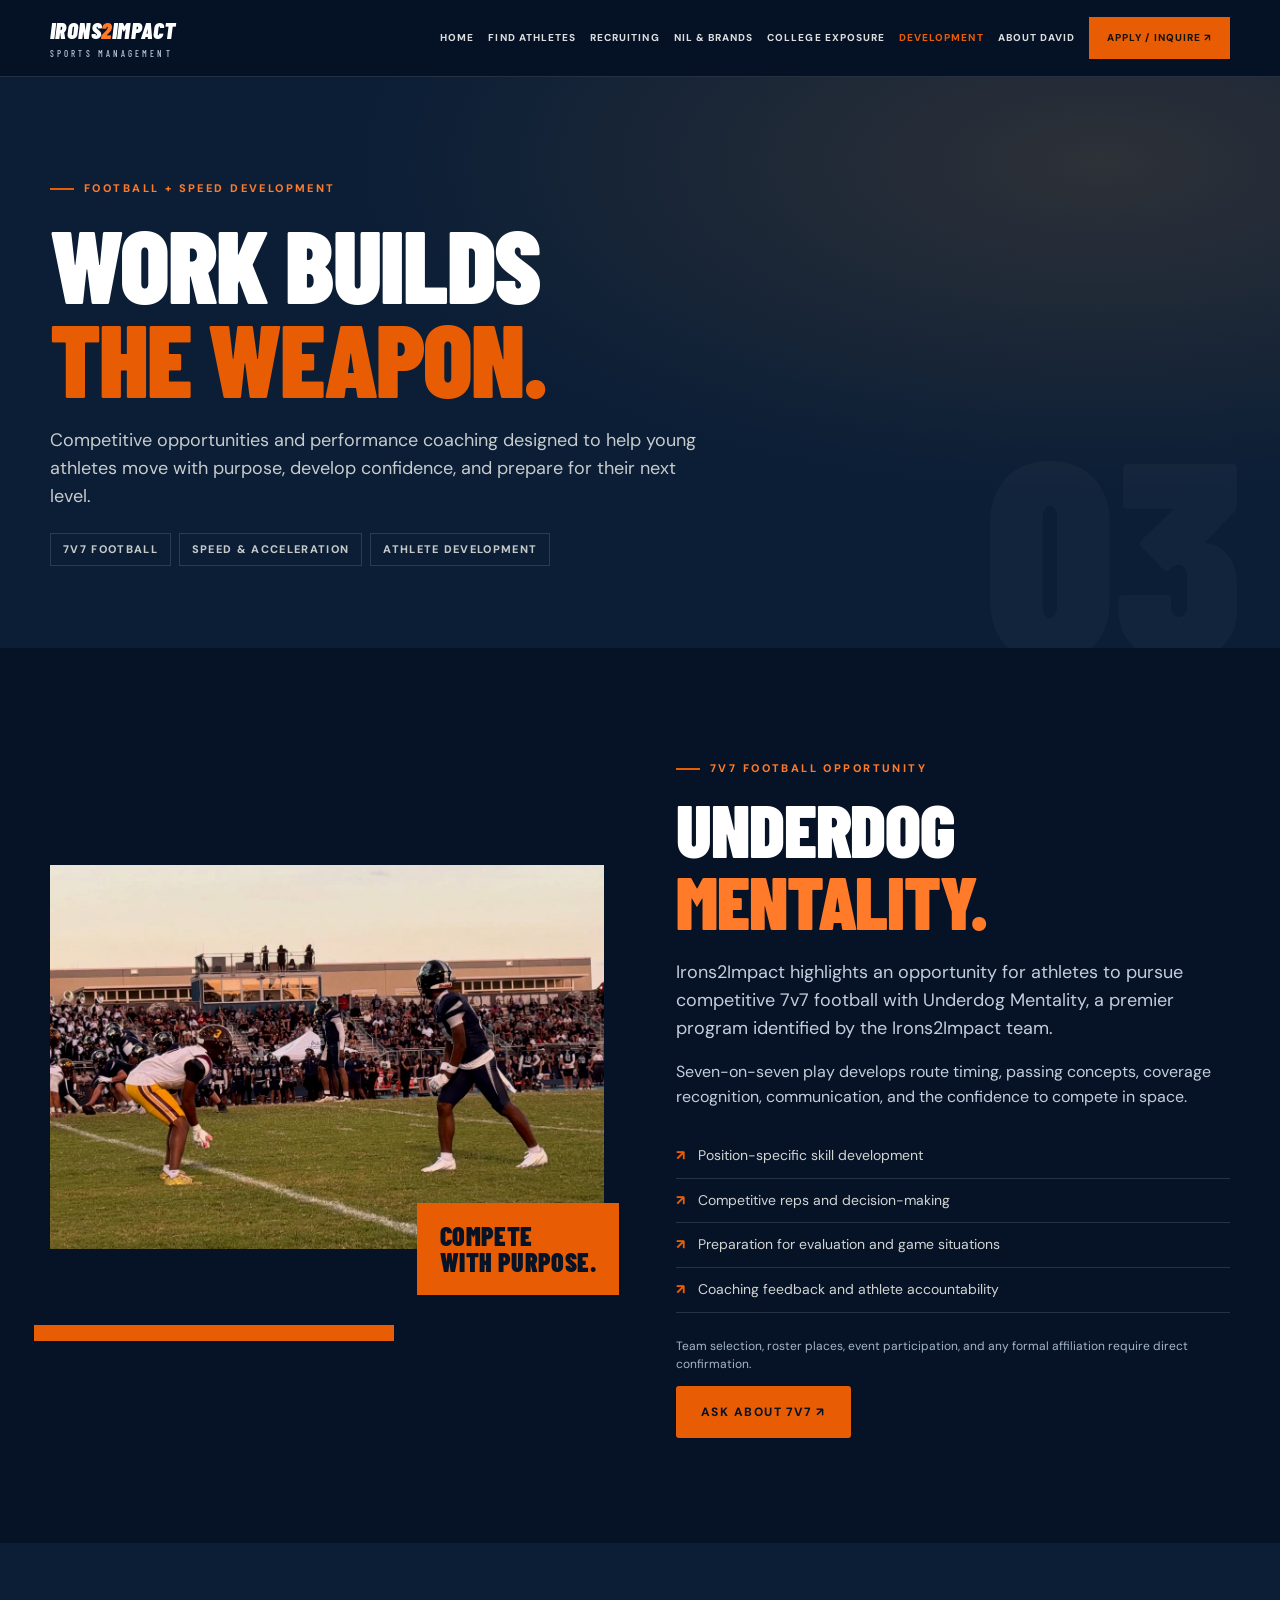
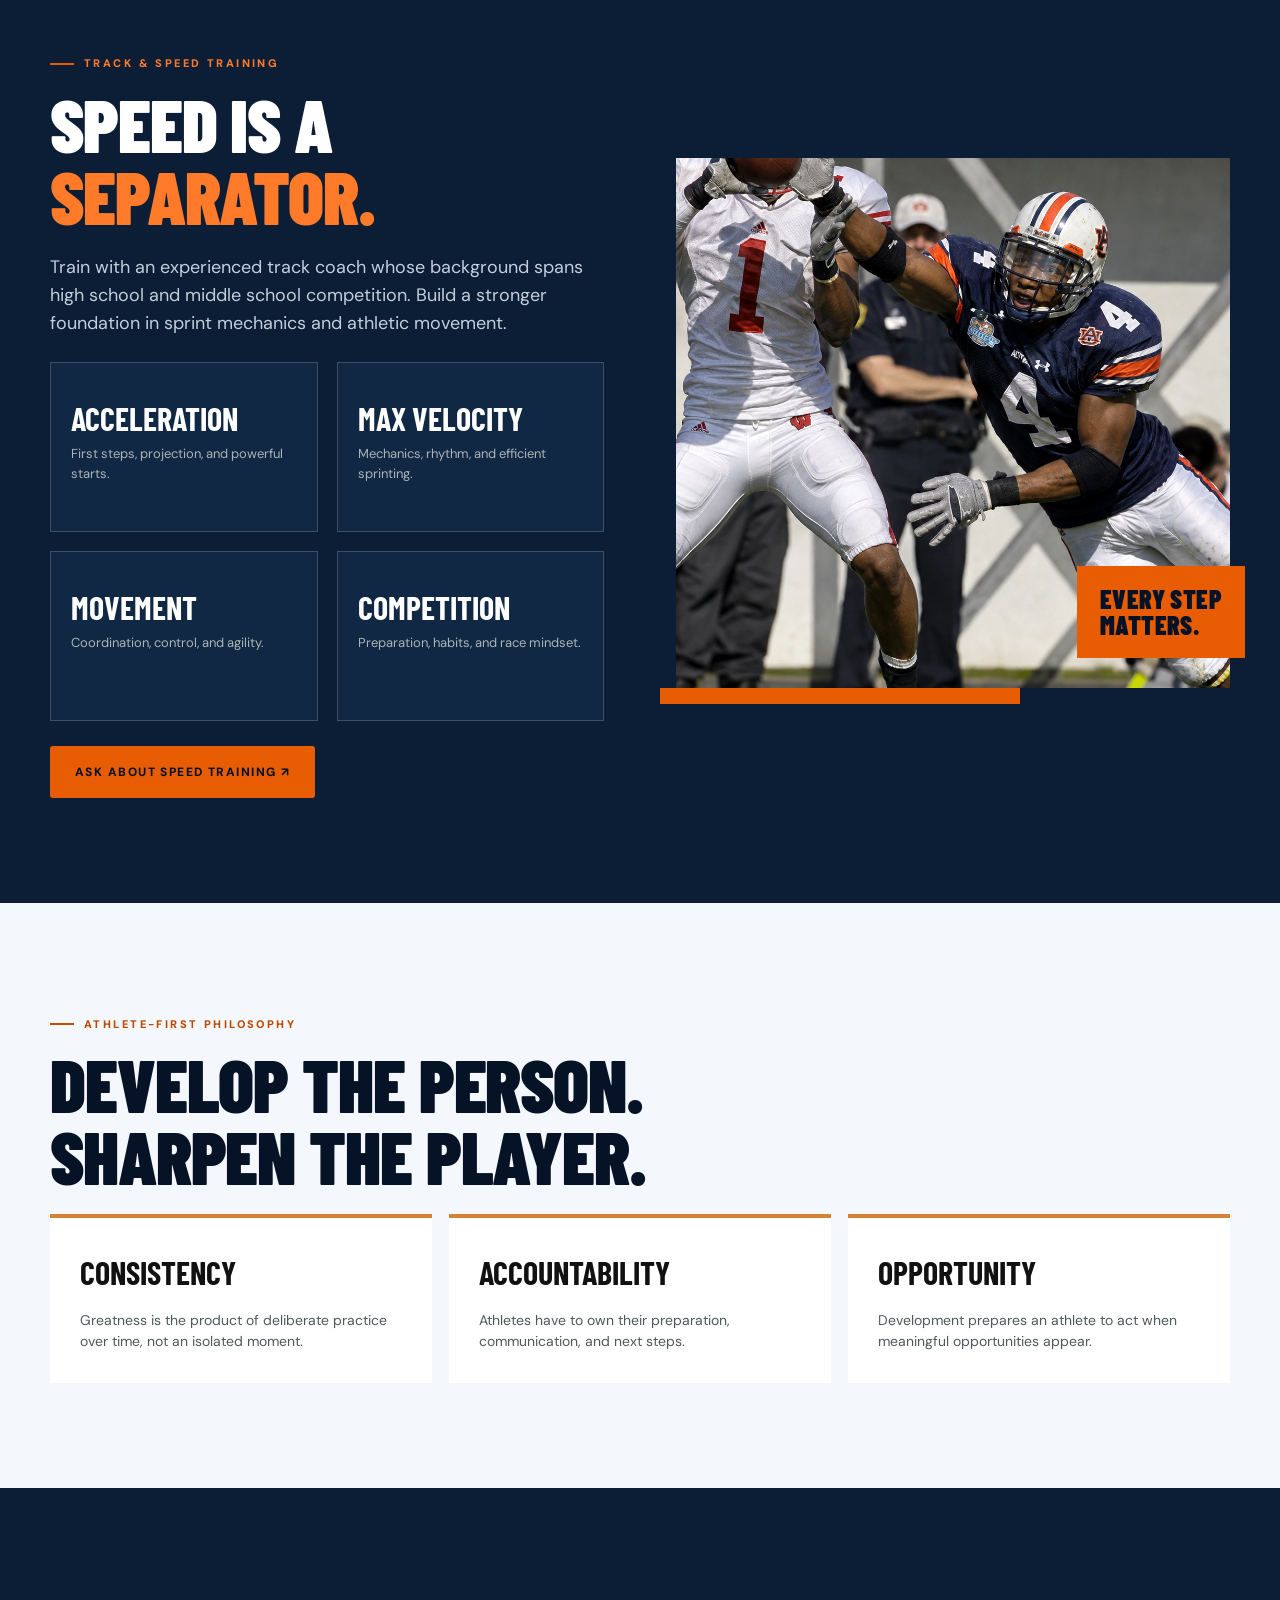
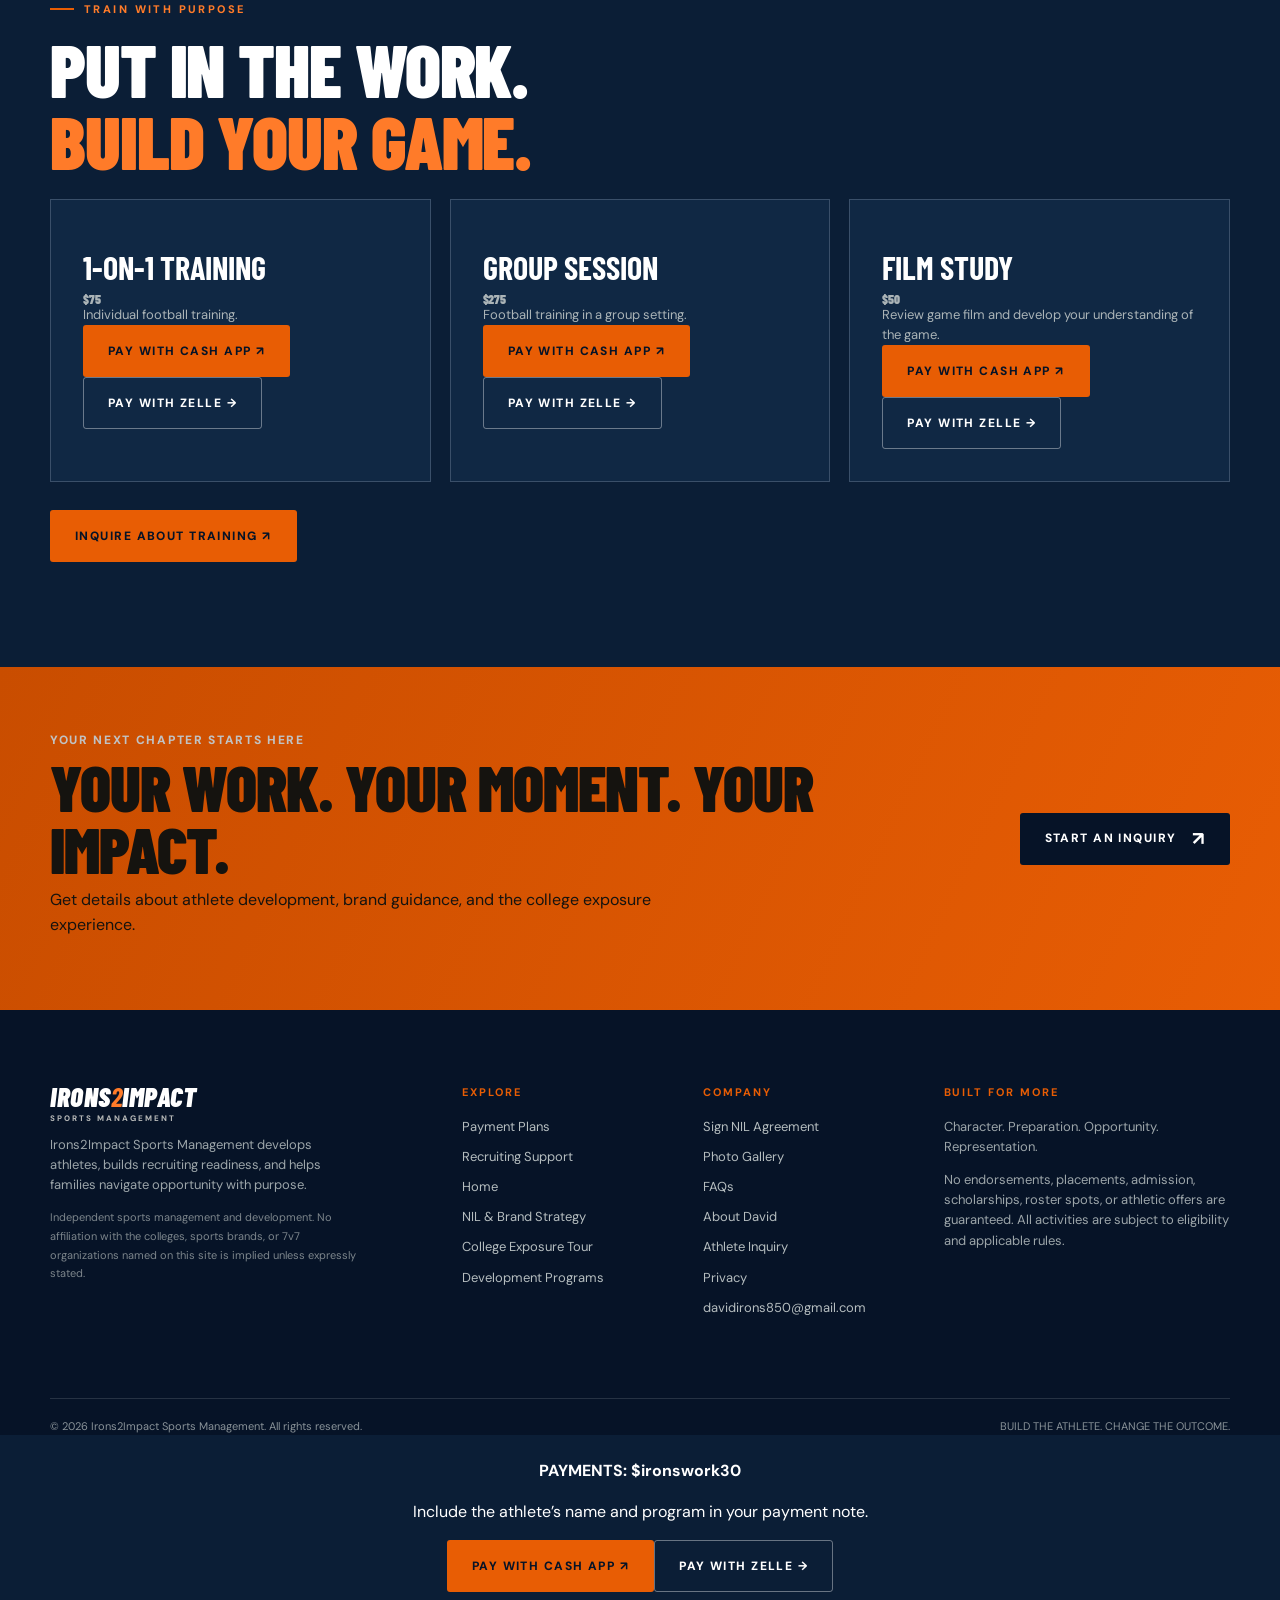
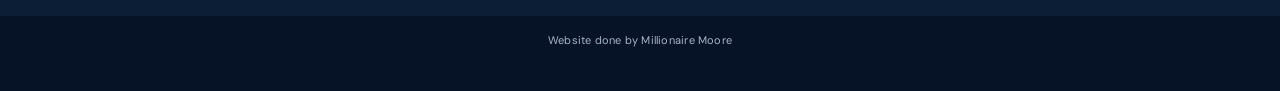
<file: development.html>
<!doctype html><html lang="en"><head><meta charset="utf-8"><meta name="viewport" content="width=device-width, initial-scale=1"><meta name="theme-color" content="#061327"><meta name="description" content="Discover Irons2Impact 7v7 football opportunities, Underdog Mentality connections, and high school/middle school level track coaching and speed development."><meta property="og:type" content="website"><meta property="og:title" content="7v7 Football &amp; Speed Development"><meta property="og:description" content="Discover Irons2Impact 7v7 football opportunities, Underdog Mentality connections, and high school/middle school level track coaching and speed development."><meta property="og:image" content="assets/images/football-tackle.webp"><title>7v7 Football &amp; Speed Development | Irons2Impact Sports Management</title><link rel="icon" type="image/svg+xml" href="assets/favicon.svg"><link rel="stylesheet" href="assets/css/styles.css"></head><body><a class="skip-link" href="#main">Skip to content</a><header class="site-header"><div class="container header-inner"><a class="header-wordmark" href="index.html" aria-label="Irons2Impact home">IRONS<span>2</span>IMPACT<small>SPORTS MANAGEMENT</small></a><button class="menu-button" aria-label="Open navigation" aria-expanded="false" aria-controls="primary-nav" data-menu-button><svg viewBox="0 0 24 24" fill="none" stroke="currentColor" stroke-width="2" aria-hidden="true"><path d="M3 6h18M3 12h18M3 18h18"/></svg></button><nav class="nav-links" id="primary-nav" aria-label="Main navigation" data-menu><a href="index.html">Home</a><a href="athletes.html">Find Athletes</a><a href="recruiting.html">Recruiting</a><a href="nil.html">NIL & Brands</a><a href="tour.html">College Exposure</a><a href="development.html" aria-current="page">Development</a><a href="about.html">About David</a><a href="apply.html" class="nav-apply">Apply / Inquire ↗</a></nav></div></header><main id="main"><section class="page-hero"><span class="page-number" aria-hidden="true">03</span><div class="container"><span class="eyebrow">FOOTBALL + SPEED DEVELOPMENT</span><h1 class="display">WORK BUILDS<br><span class="accent">THE WEAPON.</span></h1><p>Competitive opportunities and performance coaching designed to help young athletes move with purpose, develop confidence, and prepare for their next level.</p><div class="subnav"><span>7V7 FOOTBALL</span><span>SPEED & ACCELERATION</span><span>ATHLETE DEVELOPMENT</span></div></div></section><section class="section" id="football"><div class="container split"><div class="visual"><img src="assets/images/football-matchup.jpeg" alt="Football receiver and defender lined up before the snap" loading="lazy"><span class="angle-accent"></span><div class="visual-note">COMPETE<br>WITH PURPOSE.</div></div><div><span class="eyebrow">7V7 FOOTBALL OPPORTUNITY</span><h2 class="section-title">UNDERDOG<br><span class="accent">MENTALITY.</span></h2><p class="section-lead">Irons2Impact highlights an opportunity for athletes to pursue competitive 7v7 football with Underdog Mentality, a premier program identified by the Irons2Impact team.</p><p class="muted">Seven-on-seven play develops route timing, passing concepts, coverage recognition, communication, and the confidence to compete in space.</p><ul class="check-list"><li>Position-specific skill development</li><li>Competitive reps and decision-making</li><li>Preparation for evaluation and game situations</li><li>Coaching feedback and athlete accountability</li></ul><p class="tiny">Team selection, roster places, event participation, and any formal affiliation require direct confirmation.</p><a class="btn btn-primary" href="apply.html">Ask about 7v7 ↗</a></div></div></section><section class="section section--mid" id="speed"><div class="container split"><div><span class="eyebrow">TRACK &amp; SPEED TRAINING</span><h2 class="section-title">SPEED IS A<br><span class="accent">SEPARATOR.</span></h2><p class="section-lead">Train with an experienced track coach whose background spans high school and middle school competition. Build a stronger foundation in sprint mechanics and athletic movement.</p><div class="detail-grid" style="grid-template-columns:1fr 1fr;margin:25px 0"><div class="detail-tile" style="min-height:170px;padding:20px"><h3>ACCELERATION</h3><p>First steps, projection, and powerful starts.</p></div><div class="detail-tile" style="min-height:170px;padding:20px"><h3>MAX VELOCITY</h3><p>Mechanics, rhythm, and efficient sprinting.</p></div><div class="detail-tile" style="min-height:170px;padding:20px"><h3>MOVEMENT</h3><p>Coordination, control, and agility.</p></div><div class="detail-tile" style="min-height:170px;padding:20px"><h3>COMPETITION</h3><p>Preparation, habits, and race mindset.</p></div></div><a class="btn btn-primary" href="apply.html">Ask about speed training ↗</a></div><div class="visual"><img src="assets/images/football-action.webp" alt="Football athlete showing speed and movement" loading="lazy"><span class="angle-accent"></span><div class="visual-note">EVERY STEP<br>MATTERS.</div></div></div></section><section class="section section--light"><div class="container"><span class="eyebrow">ATHLETE-FIRST PHILOSOPHY</span><h2 class="section-title">DEVELOP THE PERSON.<br>SHARPEN THE PLAYER.</h2><div class="mission-grid"><article style="background:#fff;border-top:4px solid #d48236"><h3 style="color:#111">CONSISTENCY</h3><p style="color:#50585b">Greatness is the product of deliberate practice over time, not an isolated moment.</p></article><article style="background:#fff;border-top:4px solid #d48236"><h3 style="color:#111">ACCOUNTABILITY</h3><p style="color:#50585b">Athletes have to own their preparation, communication, and next steps.</p></article><article style="background:#fff;border-top:4px solid #d48236"><h3 style="color:#111">OPPORTUNITY</h3><p style="color:#50585b">Development prepares an athlete to act when meaningful opportunities appear.</p></article></div></div></section><section class="section section--mid" id="training-prices"><div class="container"><span class="eyebrow">TRAIN WITH PURPOSE</span><h2 class="section-title">PUT IN THE WORK.<br><span class="accent">BUILD YOUR GAME.</span></h2><div class="detail-grid"><article class="detail-tile"><h3>1-ON-1 TRAINING</h3><p class="section-title">$75</p><p>Individual football training.</p><a href="https://cash.app/$ironswork30" class="btn btn-primary" target="_blank" rel="noopener noreferrer">Pay with Cash App ↗</a><a class="btn btn-outline" href="payments.html#zelle">Pay with Zelle →</a></article><article class="detail-tile"><h3>GROUP SESSION</h3><p class="section-title">$275</p><p>Football training in a group setting.</p><a href="https://cash.app/$ironswork30" class="btn btn-primary" target="_blank" rel="noopener noreferrer">Pay with Cash App ↗</a><a class="btn btn-outline" href="payments.html#zelle">Pay with Zelle →</a></article><article class="detail-tile"><h3>FILM STUDY</h3><p class="section-title">$50</p><p>Review game film and develop your understanding of the game.</p><a href="https://cash.app/$ironswork30" class="btn btn-primary" target="_blank" rel="noopener noreferrer">Pay with Cash App ↗</a><a class="btn btn-outline" href="payments.html#zelle">Pay with Zelle →</a></article></div><div class="actions"><a class="btn btn-primary" href="apply.html">Inquire about training ↗</a></div></div></section></main><section class="cta-band"><div class="container cta-inner"><div><div class="kicker">YOUR NEXT CHAPTER STARTS HERE</div><h2 class="section-title">YOUR WORK. YOUR MOMENT. YOUR IMPACT.</h2><p>Get details about athlete development, brand guidance, and the college exposure experience.</p></div><a href="apply.html" class="btn btn-dark">Start an inquiry <span class="arrow">↗</span></a></div></section><footer class="site-footer"><div class="container"><div class="footer-grid"><div><a class="brand" href="index.html" aria-label="Irons2Impact Sports Management home"><span class="brand-text">IRONS<b>2</b>IMPACT<small>SPORTS MANAGEMENT</small></span></a><p>Irons2Impact Sports Management develops athletes, builds recruiting readiness, and helps families navigate opportunity with purpose.</p><div class="footer-note">Independent sports management and development. No affiliation with the colleges, sports brands, or 7v7 organizations named on this site is implied unless expressly stated.</div></div><div><h4>Explore</h4><a href="payments.html">Payment Plans</a><a href="recruiting.html">Recruiting Support</a><a href="index.html">Home</a><a href="nil.html">NIL & Brand Strategy</a><a href="tour.html">College Exposure Tour</a><a href="development.html">Development Programs</a></div><div><h4>Company</h4><a href="nil-agreement.html">Sign NIL Agreement</a><a href="gallery.html">Photo Gallery</a><a href="faq.html">FAQs</a><a href="about.html">About David</a><a href="apply.html">Athlete Inquiry</a><a href="privacy.html">Privacy</a><a href="mailto:davidirons850@gmail.com" data-contact-address>Email us</a></div><div><h4>Built for more</h4><p>Character. Preparation. Opportunity. Representation.</p><p>No endorsements, placements, admission, scholarships, roster spots, or athletic offers are guaranteed. All activities are subject to eligibility and applicable rules.</p></div></div><div class="footer-bottom"><span>© <span data-year>2026</span> Irons2Impact Sports Management. All rights reserved.</span><span>BUILD THE ATHLETE. CHANGE THE OUTCOME.</span></div></div><div class="cashapp-payment" style="padding:24px;text-align:center;background:#09172a;color:white"><strong>PAYMENTS: $ironswork30</strong><p>Include the athlete’s name and program in your payment note.</p><a href="https://cash.app/$ironswork30" class="btn btn-primary" target="_blank" rel="noopener noreferrer">Pay with Cash App ↗</a><a class="btn btn-outline" href="payments.html#zelle">Pay with Zelle →</a></div><p class="designer-credit">Website done by Millionaire Moore</p></footer><script src="assets/js/config.js"></script><script src="assets/js/main.js" defer></script></body></html>
</file>
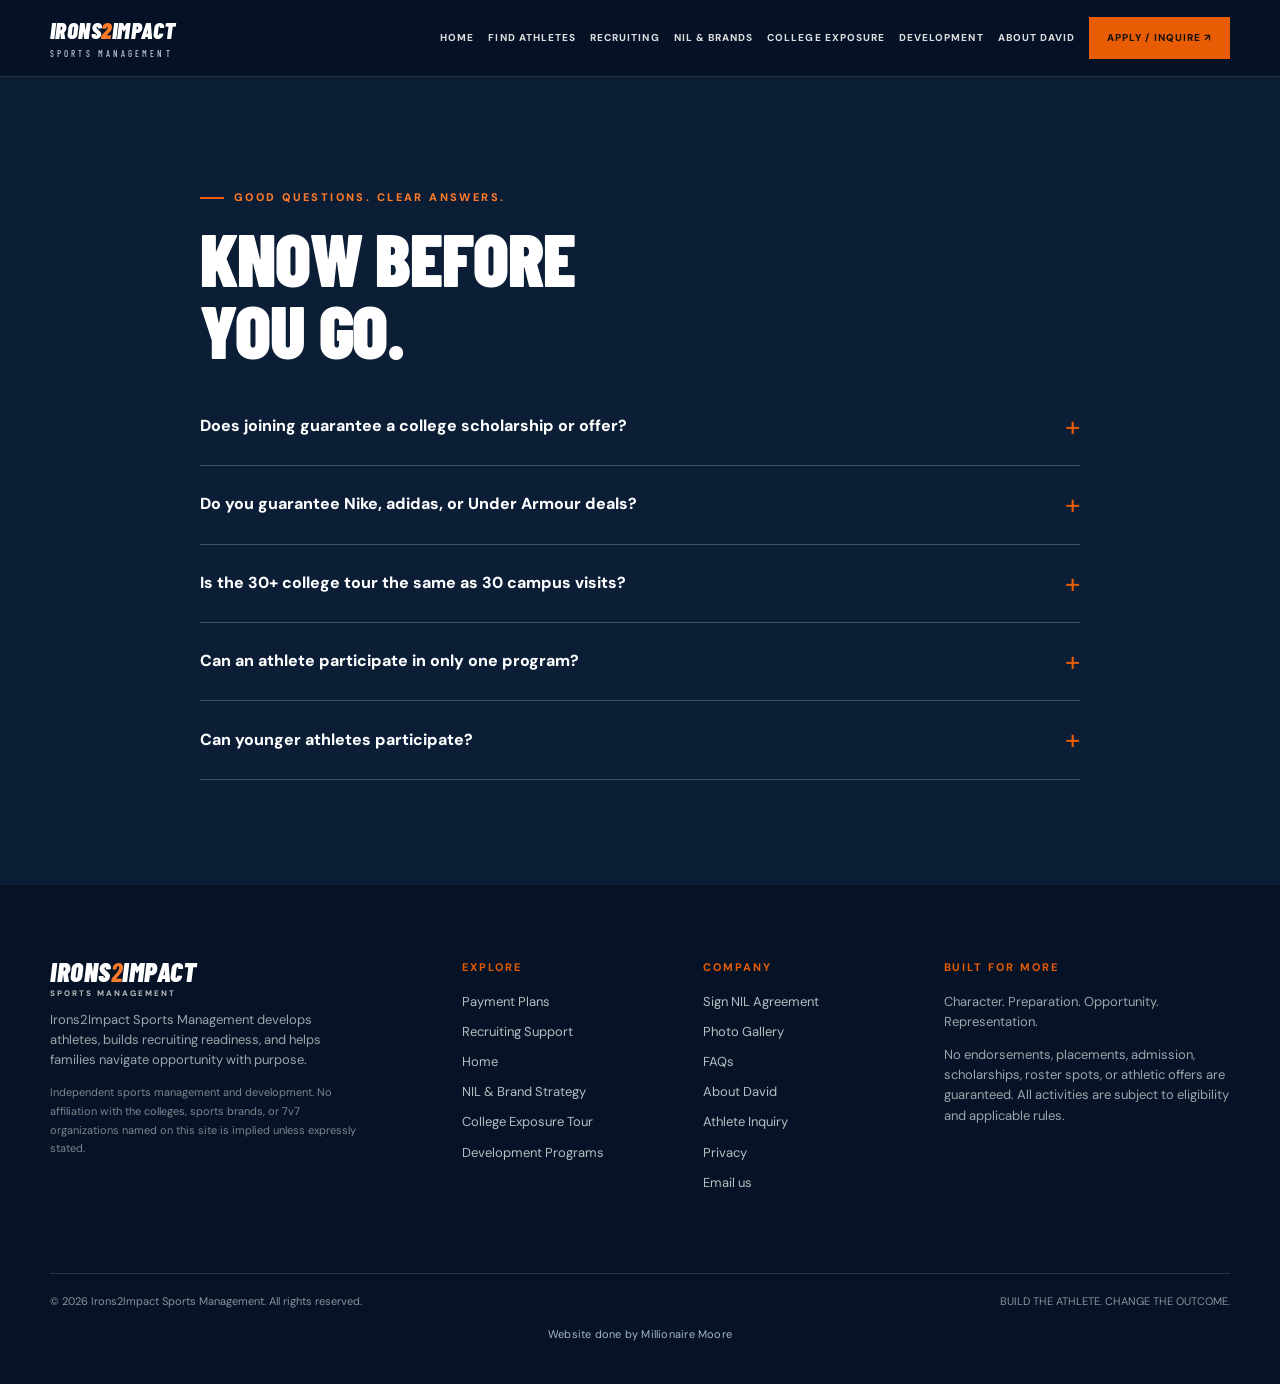
<file: faq.html>
<!doctype html><html lang="en"><head><meta charset="utf-8"><meta name="viewport" content="width=device-width,initial-scale=1"><title>Frequently Asked Questions | Irons2Impact</title><link rel="stylesheet" href="assets/css/styles.css"></head><body><a class="skip-link" href="#main">Skip to content</a><header class="site-header"><div class="container header-inner"><a class="header-wordmark" href="index.html" aria-label="Irons2Impact home">IRONS<span>2</span>IMPACT<small>SPORTS MANAGEMENT</small></a><button class="menu-button" aria-label="Open navigation" aria-expanded="false" aria-controls="primary-nav" data-menu-button><svg viewBox="0 0 24 24" fill="none" stroke="currentColor" stroke-width="2" aria-hidden="true"><path d="M3 6h18M3 12h18M3 18h18"/></svg></button><nav class="nav-links" id="primary-nav" aria-label="Main navigation" data-menu><a href="index.html">Home</a><a href="athletes.html">Find Athletes</a><a href="recruiting.html">Recruiting</a><a href="nil.html">NIL & Brands</a><a href="tour.html">College Exposure</a><a href="development.html">Development</a><a href="about.html">About David</a><a href="apply.html" class="nav-apply">Apply / Inquire ↗</a></nav></div></header><main id="main"><section class="section section--mid"><div class="container"><div class="faq"><span class="eyebrow">GOOD QUESTIONS. CLEAR ANSWERS.</span><h2 class="section-title">KNOW BEFORE<br>YOU GO.</h2><details><summary>Does joining guarantee a college scholarship or offer?</summary><p>No. Irons2Impact is designed to improve preparation, information, and access to potential opportunities. Recruiting, admissions, scholarship decisions, and team offers are made by colleges and cannot be guaranteed.</p></details><details><summary>Do you guarantee Nike, adidas, or Under Armour deals?</summary><p>No. Those brands are examples of companies that athletes might aspire to work with. We offer brand positioning and opportunity guidance, not guaranteed sponsorships or a claim of brand affiliation.</p></details><details><summary>Is the 30+ college tour the same as 30 campus visits?</summary><p>No. The goal is exposure to 30 or more college programs over a two-week experience, which may include introductions, conversations, events, and visits where confirmed. A detailed itinerary and participation terms should be provided before enrollment.</p></details><details><summary>Can an athlete participate in only one program?</summary><p>Yes, you can inquire about NIL guidance, the tour, 7v7, speed training, or a combination. Final enrollment options and availability are confirmed directly by the team.</p></details><details><summary>Can younger athletes participate?</summary><p>Families are welcome to inquire. Eligibility, training suitability, NIL rules, and guardian approval depend on the athlete's age and the particular activity.</p></details></div></div></section></main><footer class="site-footer"><div class="container"><div class="footer-grid"><div><a class="brand" href="index.html" aria-label="Irons2Impact Sports Management home"><span class="brand-text">IRONS<b>2</b>IMPACT<small>SPORTS MANAGEMENT</small></span></a><p>Irons2Impact Sports Management develops athletes, builds recruiting readiness, and helps families navigate opportunity with purpose.</p><div class="footer-note">Independent sports management and development. No affiliation with the colleges, sports brands, or 7v7 organizations named on this site is implied unless expressly stated.</div></div><div><h4>Explore</h4><a href="payments.html">Payment Plans</a><a href="recruiting.html">Recruiting Support</a><a href="index.html">Home</a><a href="nil.html">NIL & Brand Strategy</a><a href="tour.html">College Exposure Tour</a><a href="development.html">Development Programs</a></div><div><h4>Company</h4><a href="nil-agreement.html">Sign NIL Agreement</a><a href="gallery.html">Photo Gallery</a><a href="faq.html">FAQs</a><a href="about.html">About David</a><a href="apply.html">Athlete Inquiry</a><a href="privacy.html">Privacy</a><a href="mailto:davidirons850@gmail.com" data-contact-address>Email us</a></div><div><h4>Built for more</h4><p>Character. Preparation. Opportunity. Representation.</p><p>No endorsements, placements, admission, scholarships, roster spots, or athletic offers are guaranteed. All activities are subject to eligibility and applicable rules.</p></div></div><div class="footer-bottom"><span>© <span data-year>2026</span> Irons2Impact Sports Management. All rights reserved.</span><span>BUILD THE ATHLETE. CHANGE THE OUTCOME.</span></div></div><p class="designer-credit">Website done by Millionaire Moore</p></footer><script src="assets/js/main.js" defer></script></body></html>
</file>
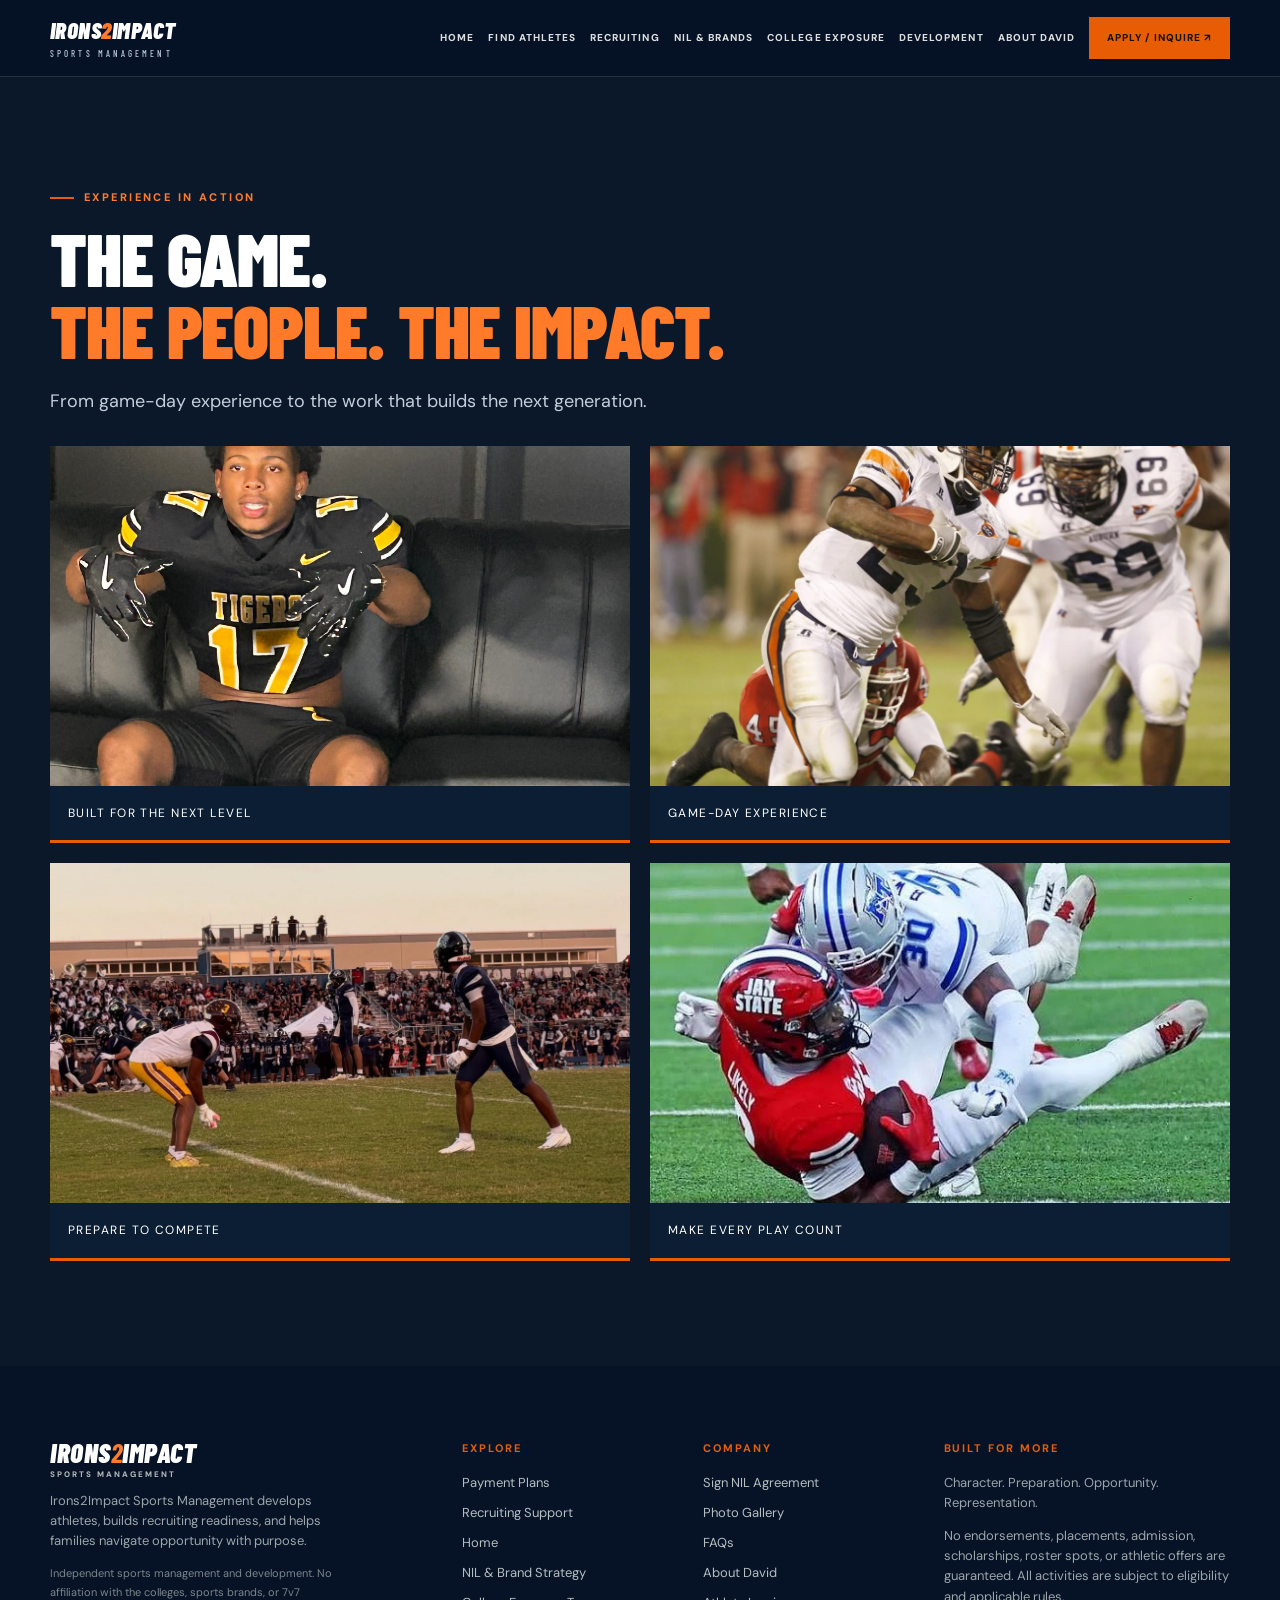
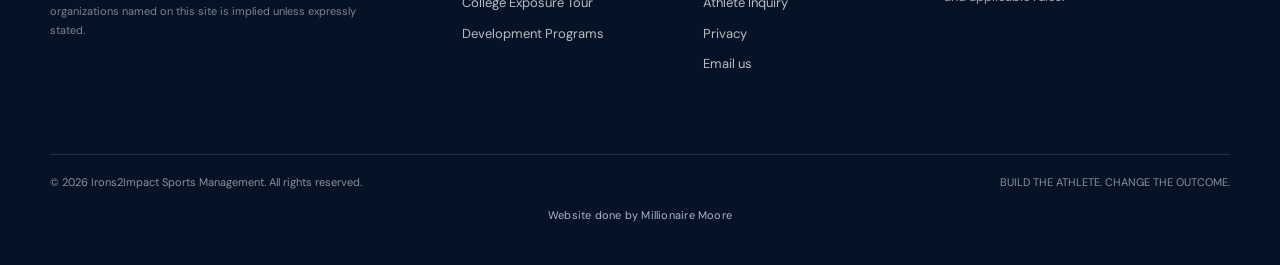
<file: gallery.html>
<!doctype html><html lang="en"><head><meta charset="utf-8"><meta name="viewport" content="width=device-width,initial-scale=1"><title>Photo Gallery | Irons2Impact</title><link rel="stylesheet" href="assets/css/styles.css?v=gallery-full-20261113"></head><body><a class="skip-link" href="#main">Skip to content</a><header class="site-header"><div class="container header-inner"><a class="header-wordmark" href="index.html" aria-label="Irons2Impact home">IRONS<span>2</span>IMPACT<small>SPORTS MANAGEMENT</small></a><button class="menu-button" aria-label="Open navigation" aria-expanded="false" aria-controls="primary-nav" data-menu-button><svg viewBox="0 0 24 24" fill="none" stroke="currentColor" stroke-width="2" aria-hidden="true"><path d="M3 6h18M3 12h18M3 18h18"/></svg></button><nav class="nav-links" id="primary-nav" aria-label="Main navigation" data-menu><a href="index.html">Home</a><a href="athletes.html">Find Athletes</a><a href="recruiting.html">Recruiting</a><a href="nil.html">NIL & Brands</a><a href="tour.html">College Exposure</a><a href="development.html">Development</a><a href="about.html">About David</a><a href="apply.html" class="nav-apply">Apply / Inquire ↗</a></nav></div></header><main id="main"><section class="section impact-gallery"><div class="container"><span class="eyebrow">EXPERIENCE IN ACTION</span><h2 class="section-title">THE GAME.<br><span class="accent">THE PEOPLE. THE IMPACT.</span></h2><p class="section-lead">From game-day experience to the work that builds the next generation.</p><div class="impact-photo-grid"><figure class="athlete-portrait-card"><img src="assets/images/athlete-number-17.jpeg" alt="Football athlete wearing a black and gold number 17 uniform" loading="lazy" width="1152" height="1536"><figcaption>BUILT FOR THE NEXT LEVEL</figcaption></figure><figure><img src="assets/images/auburn-football.webp" alt="Auburn football game action" loading="lazy" width="1200" height="960"><figcaption>GAME-DAY EXPERIENCE</figcaption></figure><figure><img src="assets/images/football-matchup.jpeg" alt="Receiver and defender preparing for the snap" loading="lazy" width="1179" height="817"><figcaption>PREPARE TO COMPETE</figcaption></figure><figure><img src="assets/images/football-tackle.webp" alt="Football players competing on the field" loading="lazy" width="588" height="423"><figcaption>MAKE EVERY PLAY COUNT</figcaption></figure></div></div></section></main><footer class="site-footer"><div class="container"><div class="footer-grid"><div><a class="brand" href="index.html" aria-label="Irons2Impact Sports Management home"><span class="brand-text">IRONS<b>2</b>IMPACT<small>SPORTS MANAGEMENT</small></span></a><p>Irons2Impact Sports Management develops athletes, builds recruiting readiness, and helps families navigate opportunity with purpose.</p><div class="footer-note">Independent sports management and development. No affiliation with the colleges, sports brands, or 7v7 organizations named on this site is implied unless expressly stated.</div></div><div><h4>Explore</h4><a href="payments.html">Payment Plans</a><a href="recruiting.html">Recruiting Support</a><a href="index.html">Home</a><a href="nil.html">NIL & Brand Strategy</a><a href="tour.html">College Exposure Tour</a><a href="development.html">Development Programs</a></div><div><h4>Company</h4><a href="nil-agreement.html">Sign NIL Agreement</a><a href="gallery.html">Photo Gallery</a><a href="faq.html">FAQs</a><a href="about.html">About David</a><a href="apply.html">Athlete Inquiry</a><a href="privacy.html">Privacy</a><a href="mailto:davidirons850@gmail.com" data-contact-address>Email us</a></div><div><h4>Built for more</h4><p>Character. Preparation. Opportunity. Representation.</p><p>No endorsements, placements, admission, scholarships, roster spots, or athletic offers are guaranteed. All activities are subject to eligibility and applicable rules.</p></div></div><div class="footer-bottom"><span>© <span data-year>2026</span> Irons2Impact Sports Management. All rights reserved.</span><span>BUILD THE ATHLETE. CHANGE THE OUTCOME.</span></div></div><p class="designer-credit">Website done by Millionaire Moore</p></footer><script src="assets/js/main.js" defer></script></body></html>
</file>
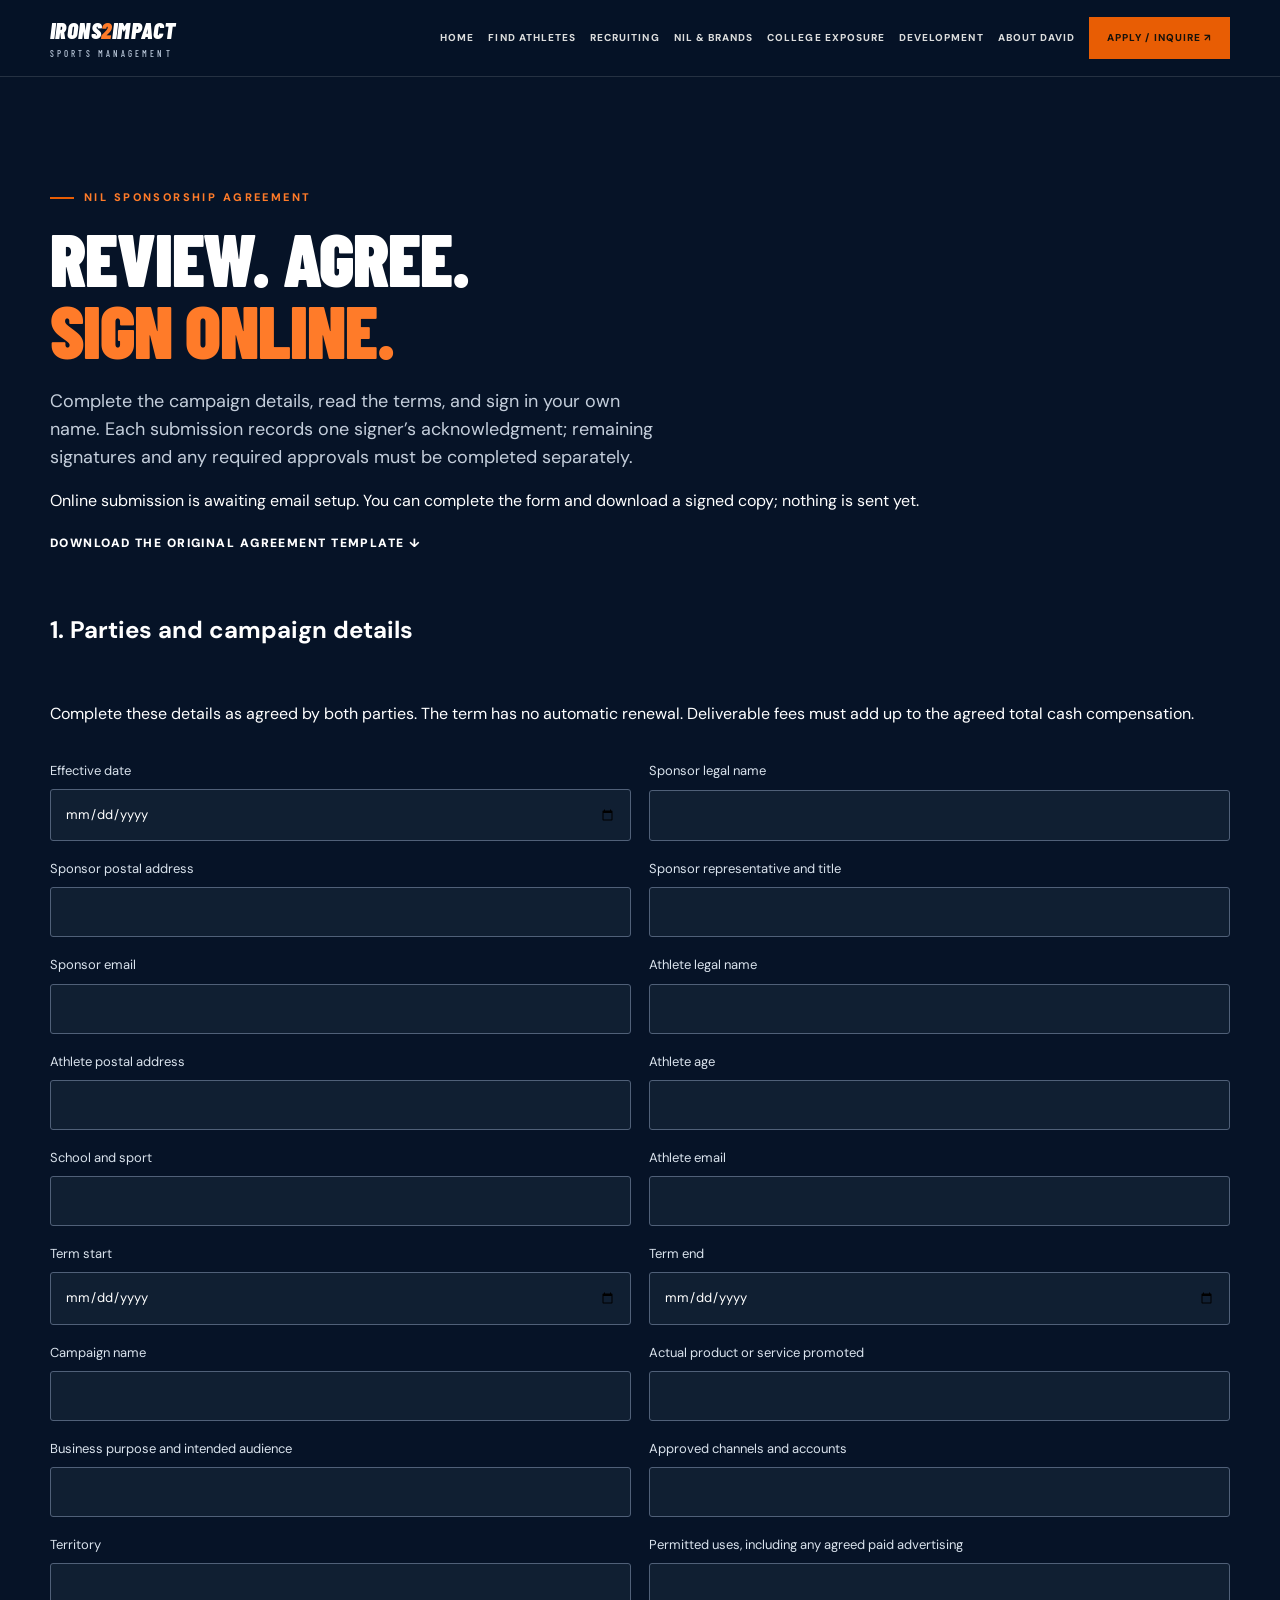
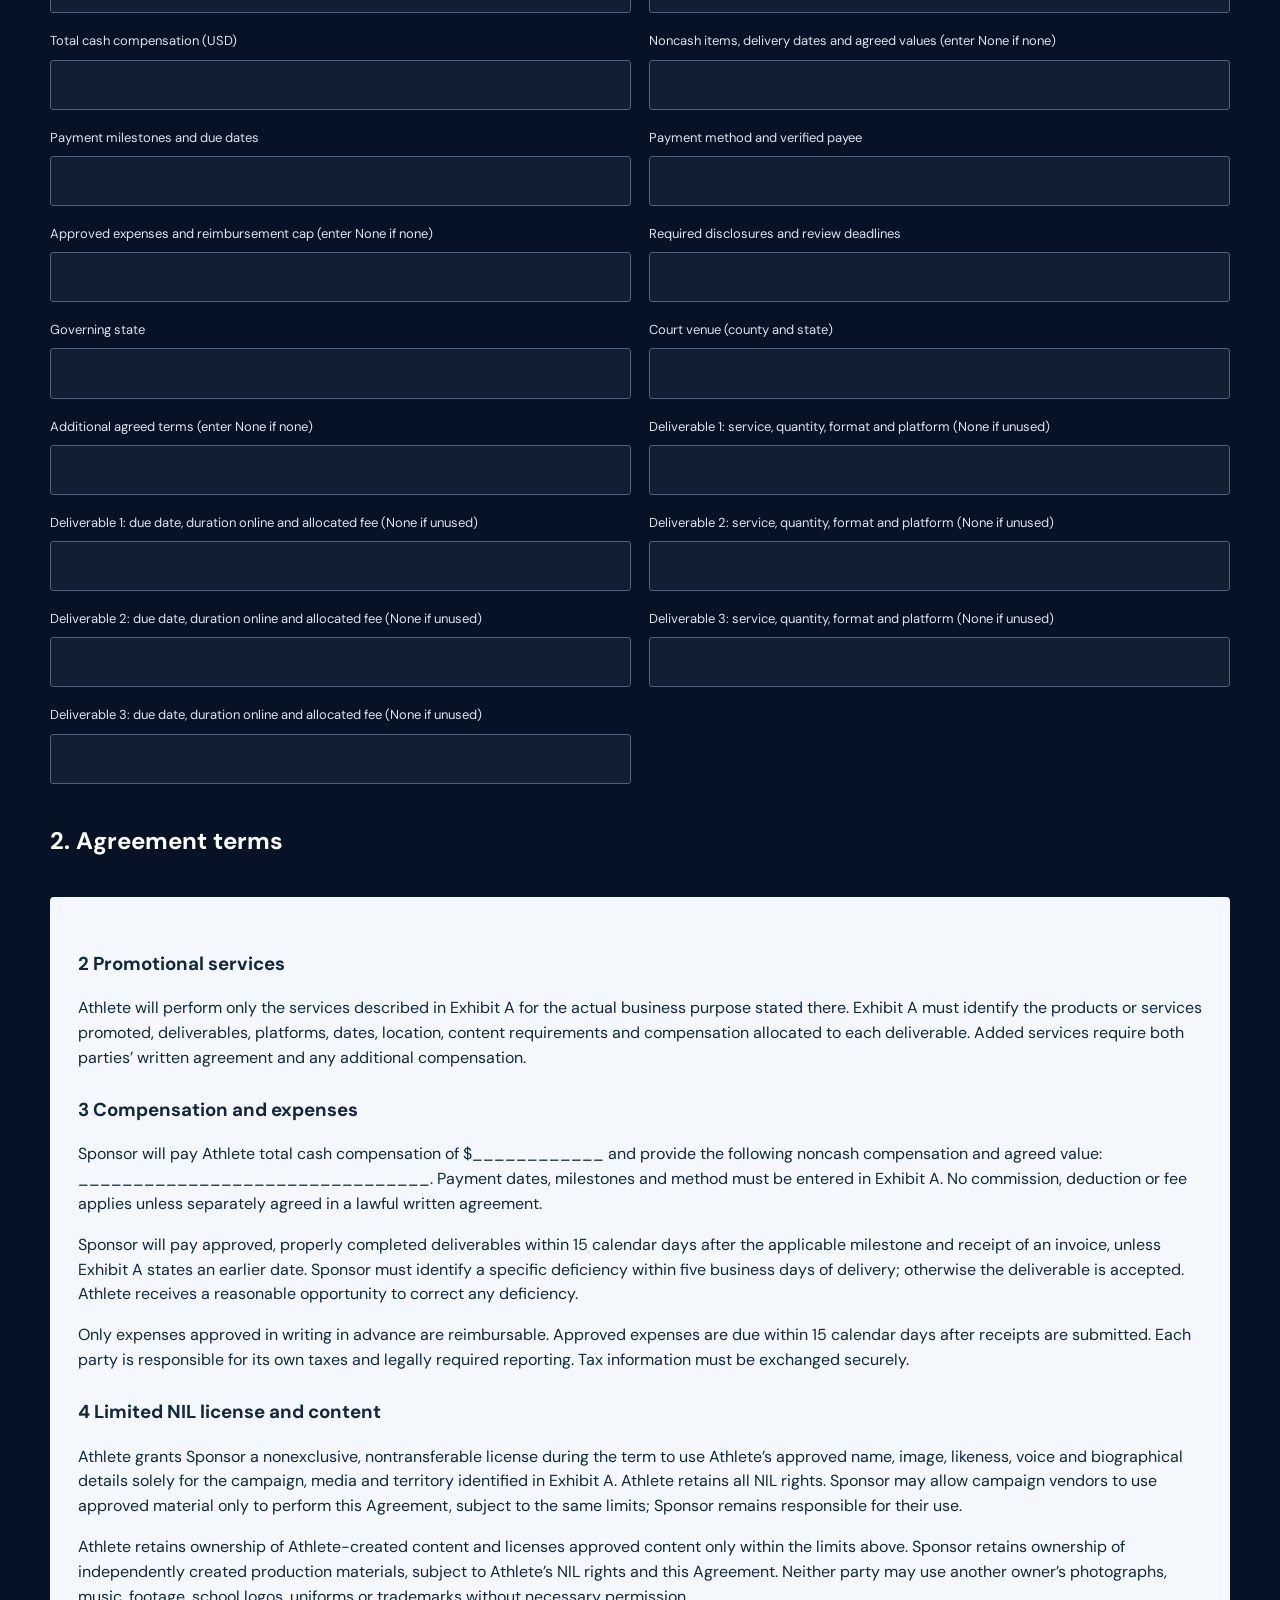
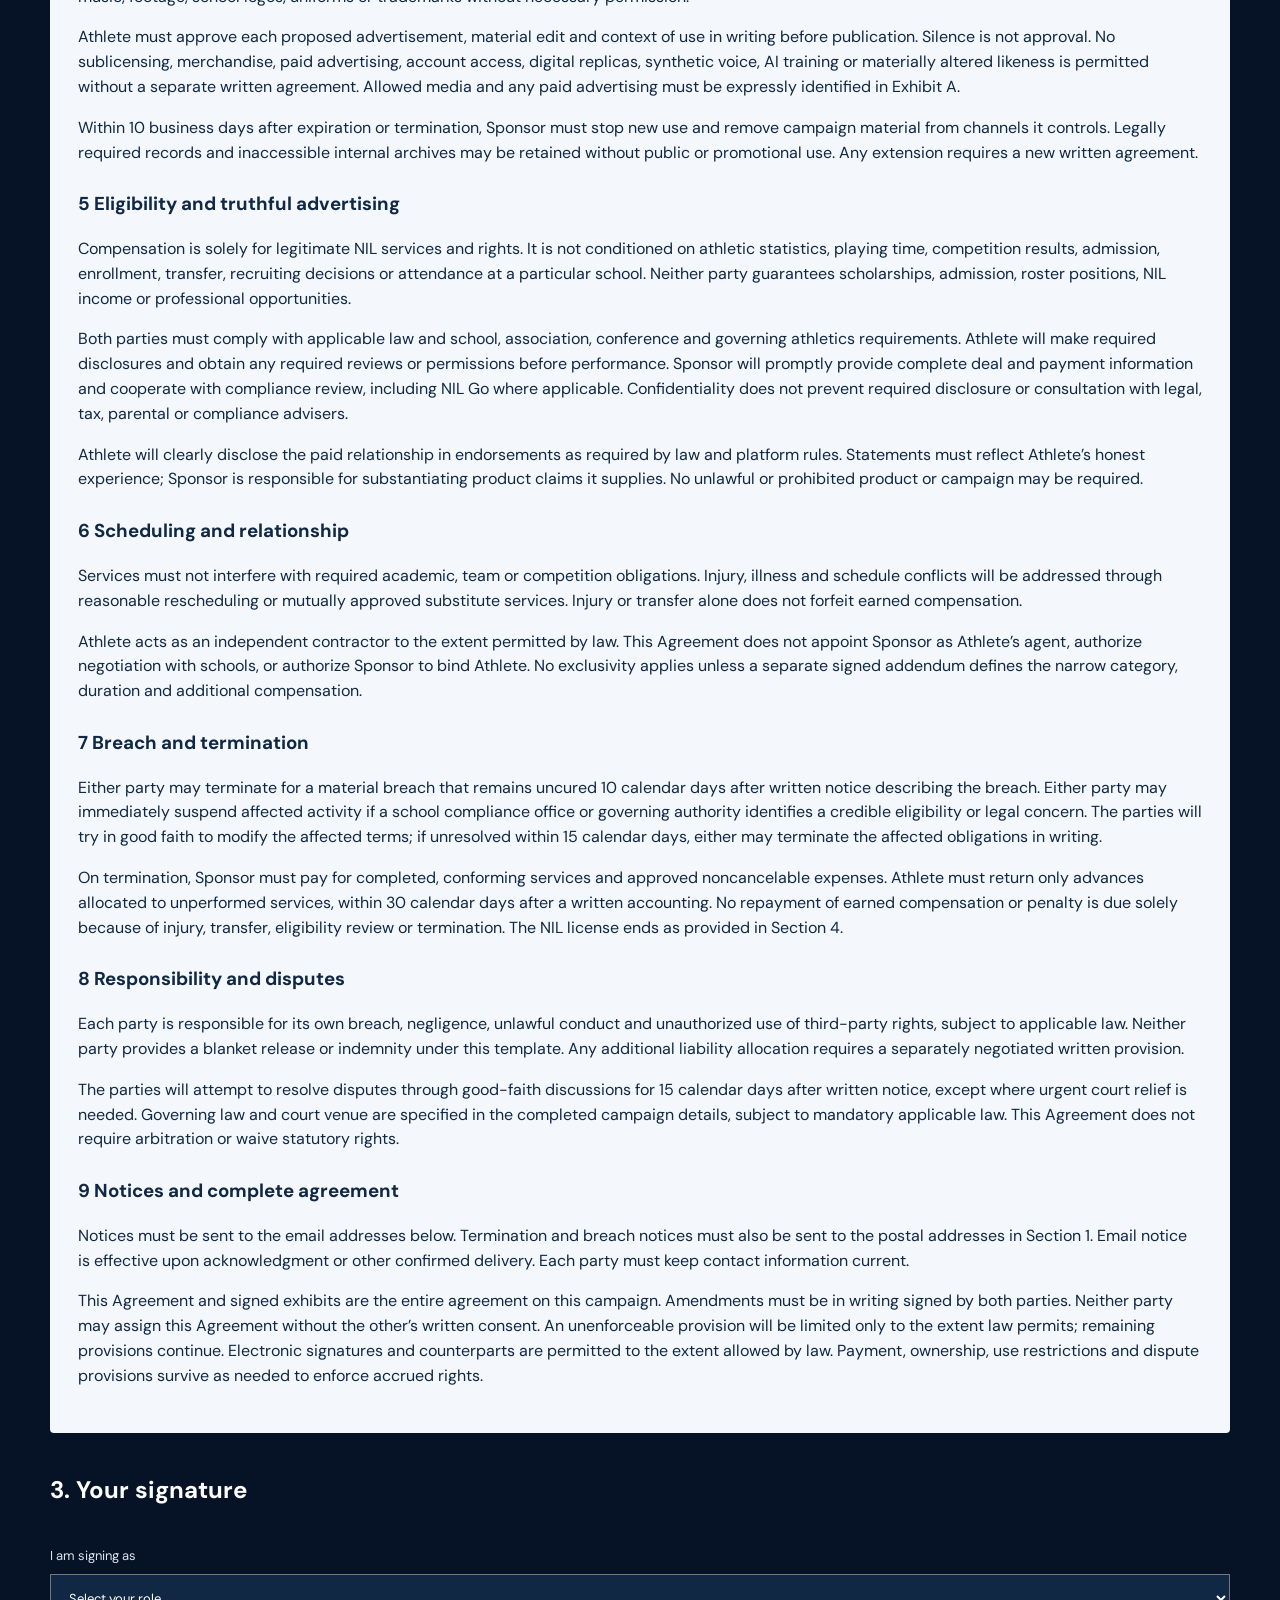
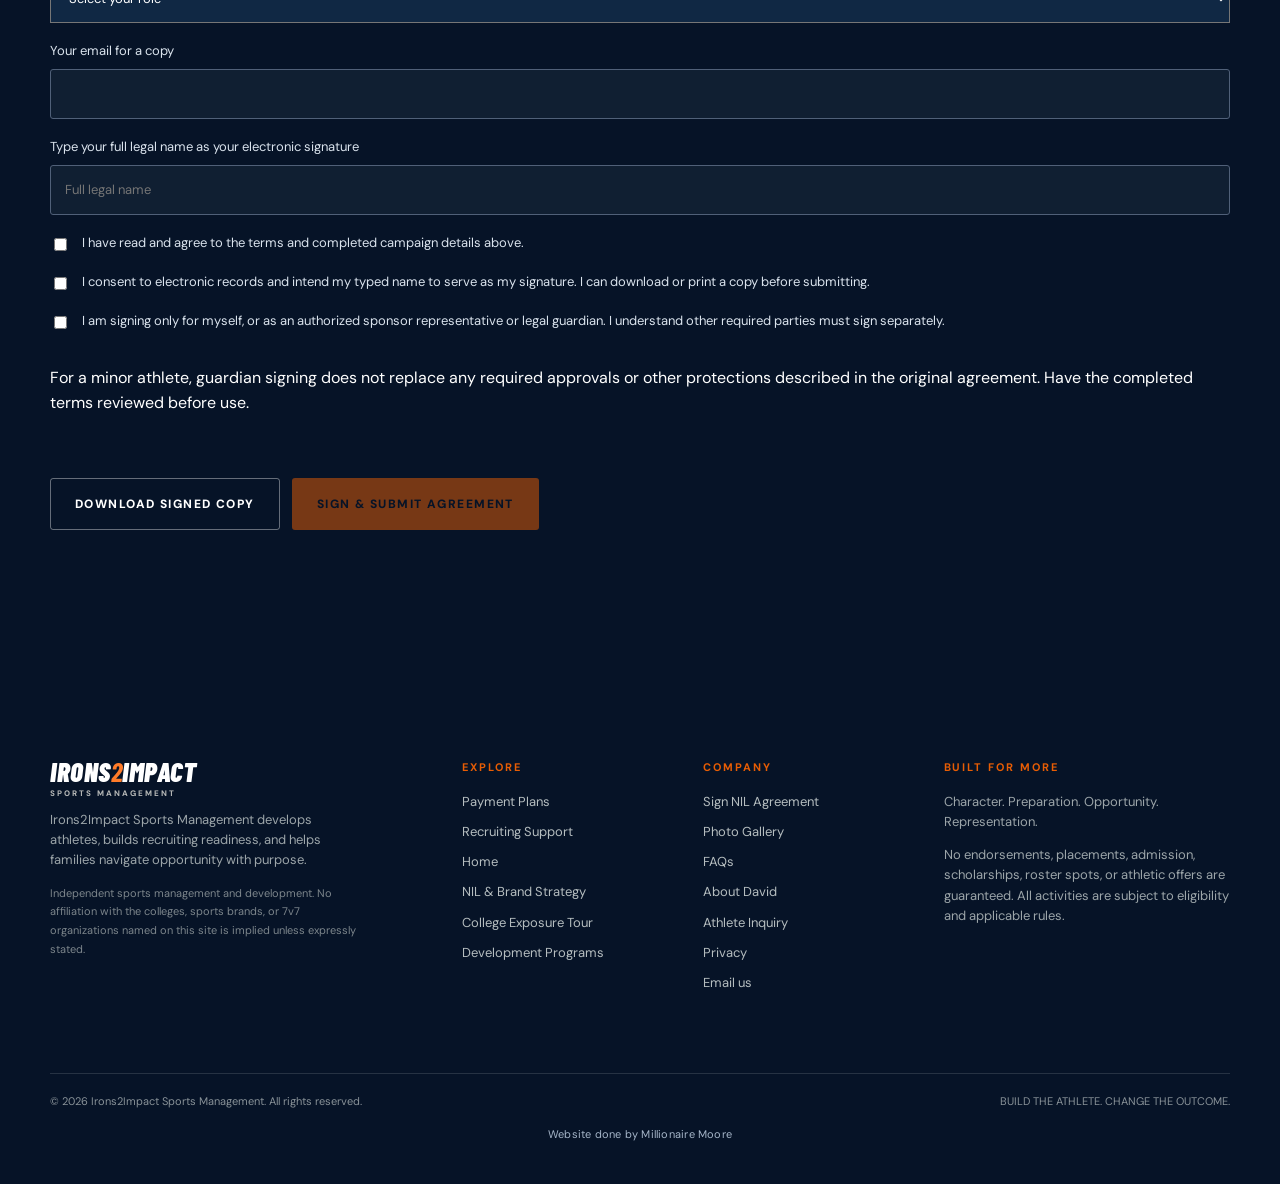
<file: nil-agreement.html>
<!doctype html><html lang="en"><head><meta charset="utf-8"><meta name="viewport" content="width=device-width,initial-scale=1"><title>Sign NIL Agreement | Irons2Impact</title><link rel="stylesheet" href="assets/css/styles.css"></head><body><header class="site-header"><div class="container header-inner"><a class="header-wordmark" href="index.html" aria-label="Irons2Impact home">IRONS<span>2</span>IMPACT<small>SPORTS MANAGEMENT</small></a><button class="menu-button" aria-label="Open navigation" aria-expanded="false" aria-controls="primary-nav" data-menu-button><svg viewBox="0 0 24 24" fill="none" stroke="currentColor" stroke-width="2" aria-hidden="true"><path d="M3 6h18M3 12h18M3 18h18"/></svg></button><nav class="nav-links" id="primary-nav" aria-label="Main navigation" data-menu><a href="index.html">Home</a><a href="athletes.html">Find Athletes</a><a href="recruiting.html">Recruiting</a><a href="nil.html">NIL & Brands</a><a href="tour.html">College Exposure</a><a href="development.html">Development</a><a href="about.html">About David</a><a href="apply.html" class="nav-apply">Apply / Inquire ↗</a></nav></div></header><main id="main"><section class="section"><div class="container"><span class="eyebrow">NIL SPONSORSHIP AGREEMENT</span><h1 class="section-title">REVIEW. AGREE.<br><span class="accent">SIGN ONLINE.</span></h1><p class="section-lead">Complete the campaign details, read the terms, and sign in your own name. Each submission records one signer’s acknowledgment; remaining signatures and any required approvals must be completed separately.</p><p id="delivery-status" role="status">Checking submission availability…</p><a href="assets/documents/NIL_Sponsorship_Agreement.docx" class="text-link">Download the original agreement template ↓</a><form id="nil-agreement" class="recruit-request"><h2>1. Parties and campaign details</h2><p>Complete these details as agreed by both parties. The term has no automatic renewal. Deliverable fees must add up to the agreed total cash compensation.</p><div class="nil-fields"><label>Effective date<input name="effective" type="date" required ></label><label>Sponsor legal name<input name="sponsor" type="text" required ></label><label>Sponsor postal address<input name="sponsorAddress" type="text" required ></label><label>Sponsor representative and title<input name="representative" type="text" required ></label><label>Sponsor email<input name="sponsorEmail" type="email" required ></label><label>Athlete legal name<input name="athlete" type="text" required ></label><label>Athlete postal address<input name="athleteAddress" type="text" required ></label><label>Athlete age<input name="age" type="number" required min="0" step="0.01" ></label><label>School and sport<input name="school" type="text" required ></label><label>Athlete email<input name="athleteEmail" type="email" required ></label><label>Term start<input name="start" type="date" required ></label><label>Term end<input name="end" type="date" required ></label><label>Campaign name<input name="campaign" type="text" required ></label><label>Actual product or service promoted<input name="product" type="text" required ></label><label>Business purpose and intended audience<input name="purpose" type="text" required ></label><label>Approved channels and accounts<input name="channels" type="text" required ></label><label>Territory<input name="territory" type="text" required ></label><label>Permitted uses, including any agreed paid advertising<input name="uses" type="text" required ></label><label>Total cash compensation (USD)<input name="cash" type="number" required min="0" step="0.01" ></label><label>Noncash items, delivery dates and agreed values (enter None if none)<input name="noncash" type="text" required ></label><label>Payment milestones and due dates<input name="milestones" type="text" required ></label><label>Payment method and verified payee<input name="payee" type="text" required ></label><label>Approved expenses and reimbursement cap (enter None if none)<input name="expenses" type="text" required ></label><label>Required disclosures and review deadlines<input name="disclosures" type="text" required ></label><label>Governing state<input name="law" type="text" required ></label><label>Court venue (county and state)<input name="venue" type="text" required ></label><label>Additional agreed terms (enter None if none)<input name="additional" type="text" required ></label><label>Deliverable 1: service, quantity, format and platform (None if unused)<input name="deliverable1" type="text" required ></label><label>Deliverable 1: due date, duration online and allocated fee (None if unused)<input name="due1" type="text" required ></label><label>Deliverable 2: service, quantity, format and platform (None if unused)<input name="deliverable2" type="text" required ></label><label>Deliverable 2: due date, duration online and allocated fee (None if unused)<input name="due2" type="text" required ></label><label>Deliverable 3: service, quantity, format and platform (None if unused)<input name="deliverable3" type="text" required ></label><label>Deliverable 3: due date, duration online and allocated fee (None if unused)<input name="due3" type="text" required ></label></div><h2>2. Agreement terms</h2><div class="nil-terms" id="nil-terms"><h3>2 Promotional services</h3><p>Athlete will perform only the services described in Exhibit A for the actual business purpose stated there. Exhibit A must identify the products or services promoted, deliverables, platforms, dates, location, content requirements and compensation allocated to each deliverable. Added services require both parties’ written agreement and any additional compensation.</p><h3>3 Compensation and expenses</h3><p>Sponsor will pay Athlete total cash compensation of $____________ and provide the following noncash compensation and agreed value: ________________________________. Payment dates, milestones and method must be entered in Exhibit A. No commission, deduction or fee applies unless separately agreed in a lawful written agreement.</p><p>Sponsor will pay approved, properly completed deliverables within 15 calendar days after the applicable milestone and receipt of an invoice, unless Exhibit A states an earlier date. Sponsor must identify a specific deficiency within five business days of delivery; otherwise the deliverable is accepted. Athlete receives a reasonable opportunity to correct any deficiency.</p><p>Only expenses approved in writing in advance are reimbursable. Approved expenses are due within 15 calendar days after receipts are submitted. Each party is responsible for its own taxes and legally required reporting. Tax information must be exchanged securely.</p><h3>4 Limited NIL license and content</h3><p>Athlete grants Sponsor a nonexclusive, nontransferable license during the term to use Athlete’s approved name, image, likeness, voice and biographical details solely for the campaign, media and territory identified in Exhibit A. Athlete retains all NIL rights. Sponsor may allow campaign vendors to use approved material only to perform this Agreement, subject to the same limits; Sponsor remains responsible for their use.</p><p>Athlete retains ownership of Athlete-created content and licenses approved content only within the limits above. Sponsor retains ownership of independently created production materials, subject to Athlete’s NIL rights and this Agreement. Neither party may use another owner’s photographs, music, footage, school logos, uniforms or trademarks without necessary permission.</p><p>Athlete must approve each proposed advertisement, material edit and context of use in writing before publication. Silence is not approval. No sublicensing, merchandise, paid advertising, account access, digital replicas, synthetic voice, AI training or materially altered likeness is permitted without a separate written agreement. Allowed media and any paid advertising must be expressly identified in Exhibit A.</p><p>Within 10 business days after expiration or termination, Sponsor must stop new use and remove campaign material from channels it controls. Legally required records and inaccessible internal archives may be retained without public or promotional use. Any extension requires a new written agreement.</p><h3>5 Eligibility and truthful advertising</h3><p>Compensation is solely for legitimate NIL services and rights. It is not conditioned on athletic statistics, playing time, competition results, admission, enrollment, transfer, recruiting decisions or attendance at a particular school. Neither party guarantees scholarships, admission, roster positions, NIL income or professional opportunities.</p><p>Both parties must comply with applicable law and school, association, conference and governing athletics requirements. Athlete will make required disclosures and obtain any required reviews or permissions before performance. Sponsor will promptly provide complete deal and payment information and cooperate with compliance review, including NIL Go where applicable. Confidentiality does not prevent required disclosure or consultation with legal, tax, parental or compliance advisers.</p><p>Athlete will clearly disclose the paid relationship in endorsements as required by law and platform rules. Statements must reflect Athlete’s honest experience; Sponsor is responsible for substantiating product claims it supplies. No unlawful or prohibited product or campaign may be required.</p><h3>6 Scheduling and relationship</h3><p>Services must not interfere with required academic, team or competition obligations. Injury, illness and schedule conflicts will be addressed through reasonable rescheduling or mutually approved substitute services. Injury or transfer alone does not forfeit earned compensation.</p><p>Athlete acts as an independent contractor to the extent permitted by law. This Agreement does not appoint Sponsor as Athlete’s agent, authorize negotiation with schools, or authorize Sponsor to bind Athlete. No exclusivity applies unless a separate signed addendum defines the narrow category, duration and additional compensation.</p><h3>7 Breach and termination</h3><p>Either party may terminate for a material breach that remains uncured 10 calendar days after written notice describing the breach. Either party may immediately suspend affected activity if a school compliance office or governing authority identifies a credible eligibility or legal concern. The parties will try in good faith to modify the affected terms; if unresolved within 15 calendar days, either may terminate the affected obligations in writing.</p><p>On termination, Sponsor must pay for completed, conforming services and approved noncancelable expenses. Athlete must return only advances allocated to unperformed services, within 30 calendar days after a written accounting. No repayment of earned compensation or penalty is due solely because of injury, transfer, eligibility review or termination. The NIL license ends as provided in Section 4.</p><h3>8 Responsibility and disputes</h3><p>Each party is responsible for its own breach, negligence, unlawful conduct and unauthorized use of third-party rights, subject to applicable law. Neither party provides a blanket release or indemnity under this template. Any additional liability allocation requires a separately negotiated written provision.</p><p>The parties will attempt to resolve disputes through good-faith discussions for 15 calendar days after written notice, except where urgent court relief is needed. Governing law and court venue are specified in the completed campaign details, subject to mandatory applicable law. This Agreement does not require arbitration or waive statutory rights.</p><h3>9 Notices and complete agreement</h3><p>Notices must be sent to the email addresses below. Termination and breach notices must also be sent to the postal addresses in Section 1. Email notice is effective upon acknowledgment or other confirmed delivery. Each party must keep contact information current.</p><p>This Agreement and signed exhibits are the entire agreement on this campaign. Amendments must be in writing signed by both parties. Neither party may assign this Agreement without the other’s written consent. An unenforceable provision will be limited only to the extent law permits; remaining provisions continue. Electronic signatures and counterparts are permitted to the extent allowed by law. Payment, ownership, use restrictions and dispute provisions survive as needed to enforce accrued rights.</p></div><h2>3. Your signature</h2><label>I am signing as<select name="role" id="signer-role" required><option value="">Select your role</option><option>Athlete</option><option>Parent / legal guardian</option><option>Sponsor representative</option></select></label><div id="guardian-details" class="nil-fields" hidden><label>Parent / guardian name<input name="guardianName"></label><label>Parent / guardian email<input type="email" name="guardianEmail"></label><label>Relationship to athlete<input name="relationship"></label></div><label>Your email for a copy<input type="email" name="signerEmail" required></label><label>Type your full legal name as your electronic signature<input name="signature" autocomplete="name" required minlength="2" placeholder="Full legal name"></label><label class="nil-check"><input type="checkbox" name="agree" required> I have read and agree to the terms and completed campaign details above.</label><label class="nil-check"><input type="checkbox" name="consent" required> I consent to electronic records and intend my typed name to serve as my signature. I can download or print a copy before submitting.</label><label class="nil-check"><input type="checkbox" name="authority" required> I am signing only for myself, or as an authorized sponsor representative or legal guardian. I understand other required parties must sign separately.</label><p>For a minor athlete, guardian signing does not replace any required approvals or other protections described in the original agreement. Have the completed terms reviewed before use.</p><div class="actions"><button type="button" id="download-contract" class="btn btn-outline">Download Signed Copy</button><button type="submit" id="submit-contract" class="btn btn-primary" disabled>Sign & Submit Agreement</button></div><p id="nil-result" role="status" aria-live="polite"></p></form></div></section></main><footer class="site-footer"><div class="container"><div class="footer-grid"><div><a class="brand" href="index.html" aria-label="Irons2Impact Sports Management home"><span class="brand-text">IRONS<b>2</b>IMPACT<small>SPORTS MANAGEMENT</small></span></a><p>Irons2Impact Sports Management develops athletes, builds recruiting readiness, and helps families navigate opportunity with purpose.</p><div class="footer-note">Independent sports management and development. No affiliation with the colleges, sports brands, or 7v7 organizations named on this site is implied unless expressly stated.</div></div><div><h4>Explore</h4><a href="payments.html">Payment Plans</a><a href="recruiting.html">Recruiting Support</a><a href="index.html">Home</a><a href="nil.html">NIL & Brand Strategy</a><a href="tour.html">College Exposure Tour</a><a href="development.html">Development Programs</a></div><div><h4>Company</h4><a href="nil-agreement.html">Sign NIL Agreement</a><a href="gallery.html">Photo Gallery</a><a href="faq.html">FAQs</a><a href="about.html">About David</a><a href="apply.html">Athlete Inquiry</a><a href="privacy.html">Privacy</a><a href="mailto:davidirons850@gmail.com" data-contact-address>Email us</a></div><div><h4>Built for more</h4><p>Character. Preparation. Opportunity. Representation.</p><p>No endorsements, placements, admission, scholarships, roster spots, or athletic offers are guaranteed. All activities are subject to eligibility and applicable rules.</p></div></div><div class="footer-bottom"><span>© <span data-year>2026</span> Irons2Impact Sports Management. All rights reserved.</span><span>BUILD THE ATHLETE. CHANGE THE OUTCOME.</span></div></div><p class="designer-credit">Website done by Millionaire Moore</p></footer><script src="assets/js/main.js" defer></script><script src="assets/js/nil-config.js"></script><script src="assets/js/nil-agreement.js" defer></script></body></html>
</file>
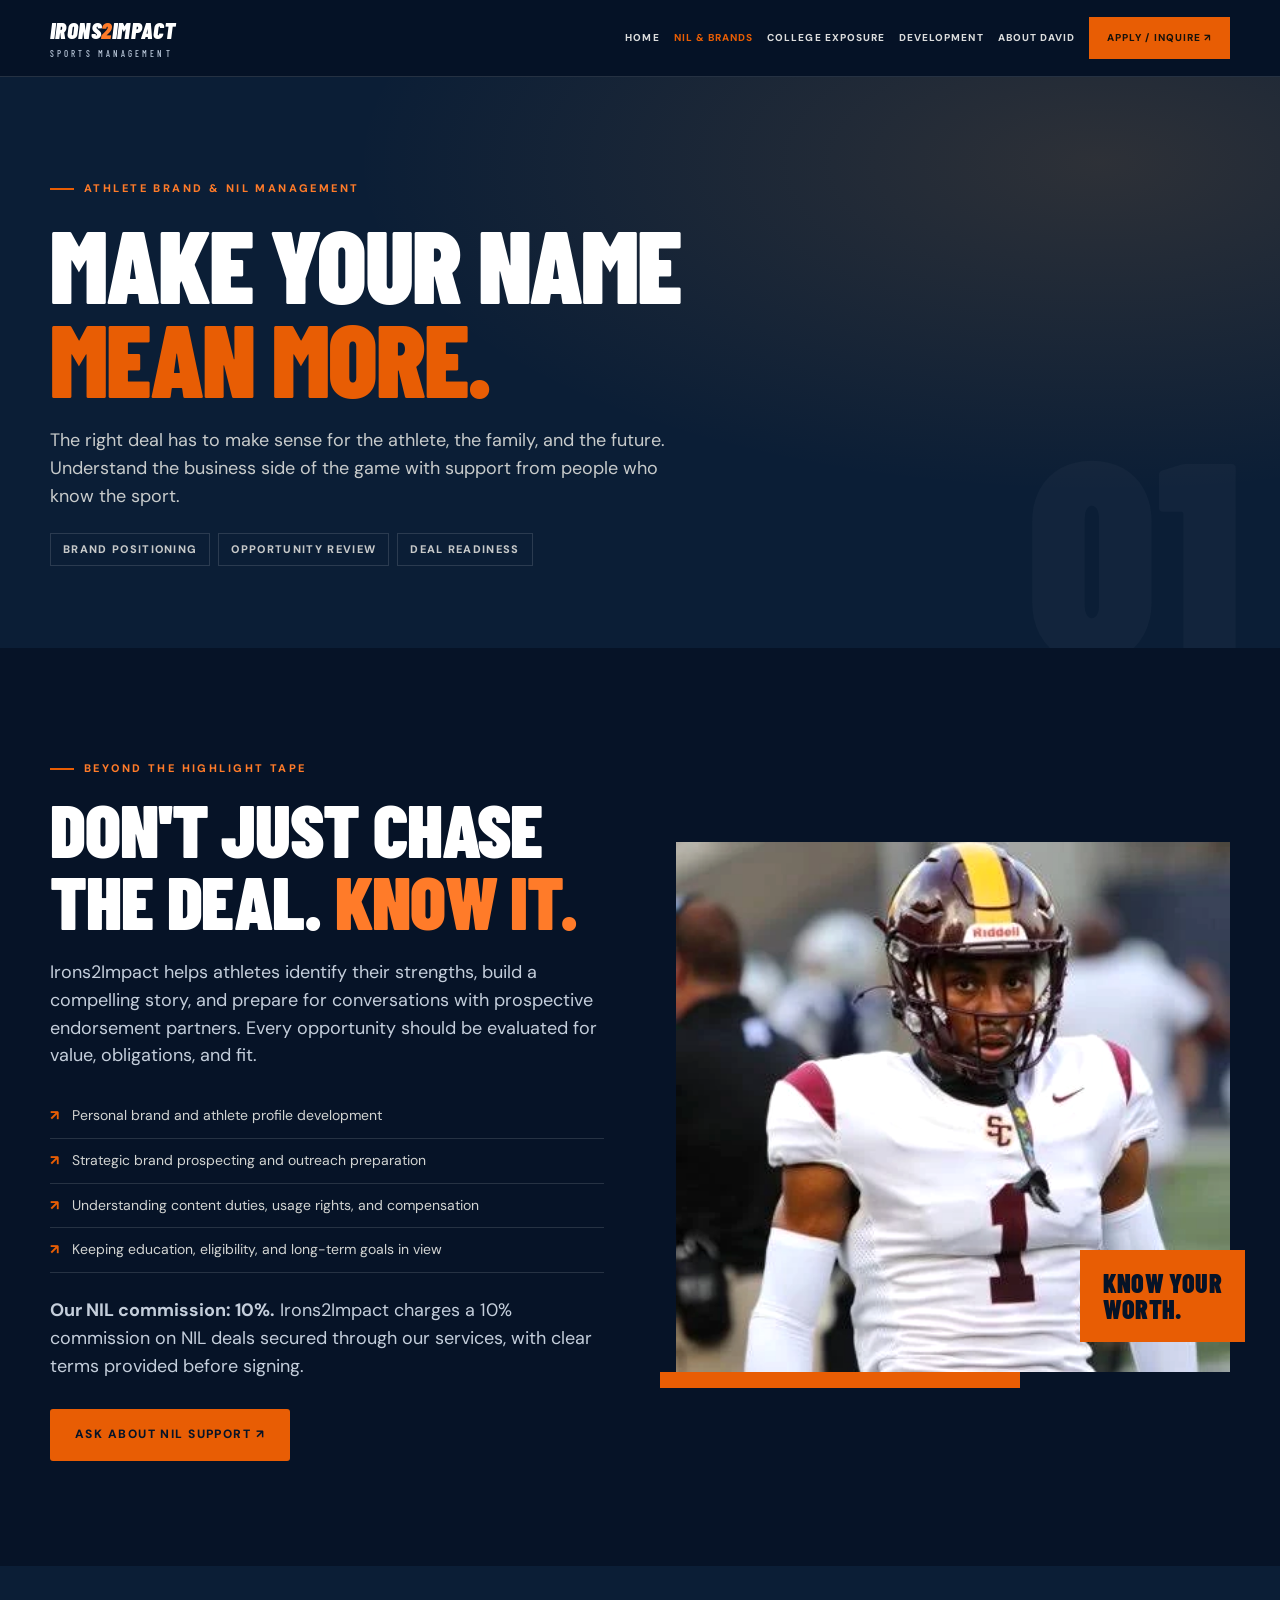
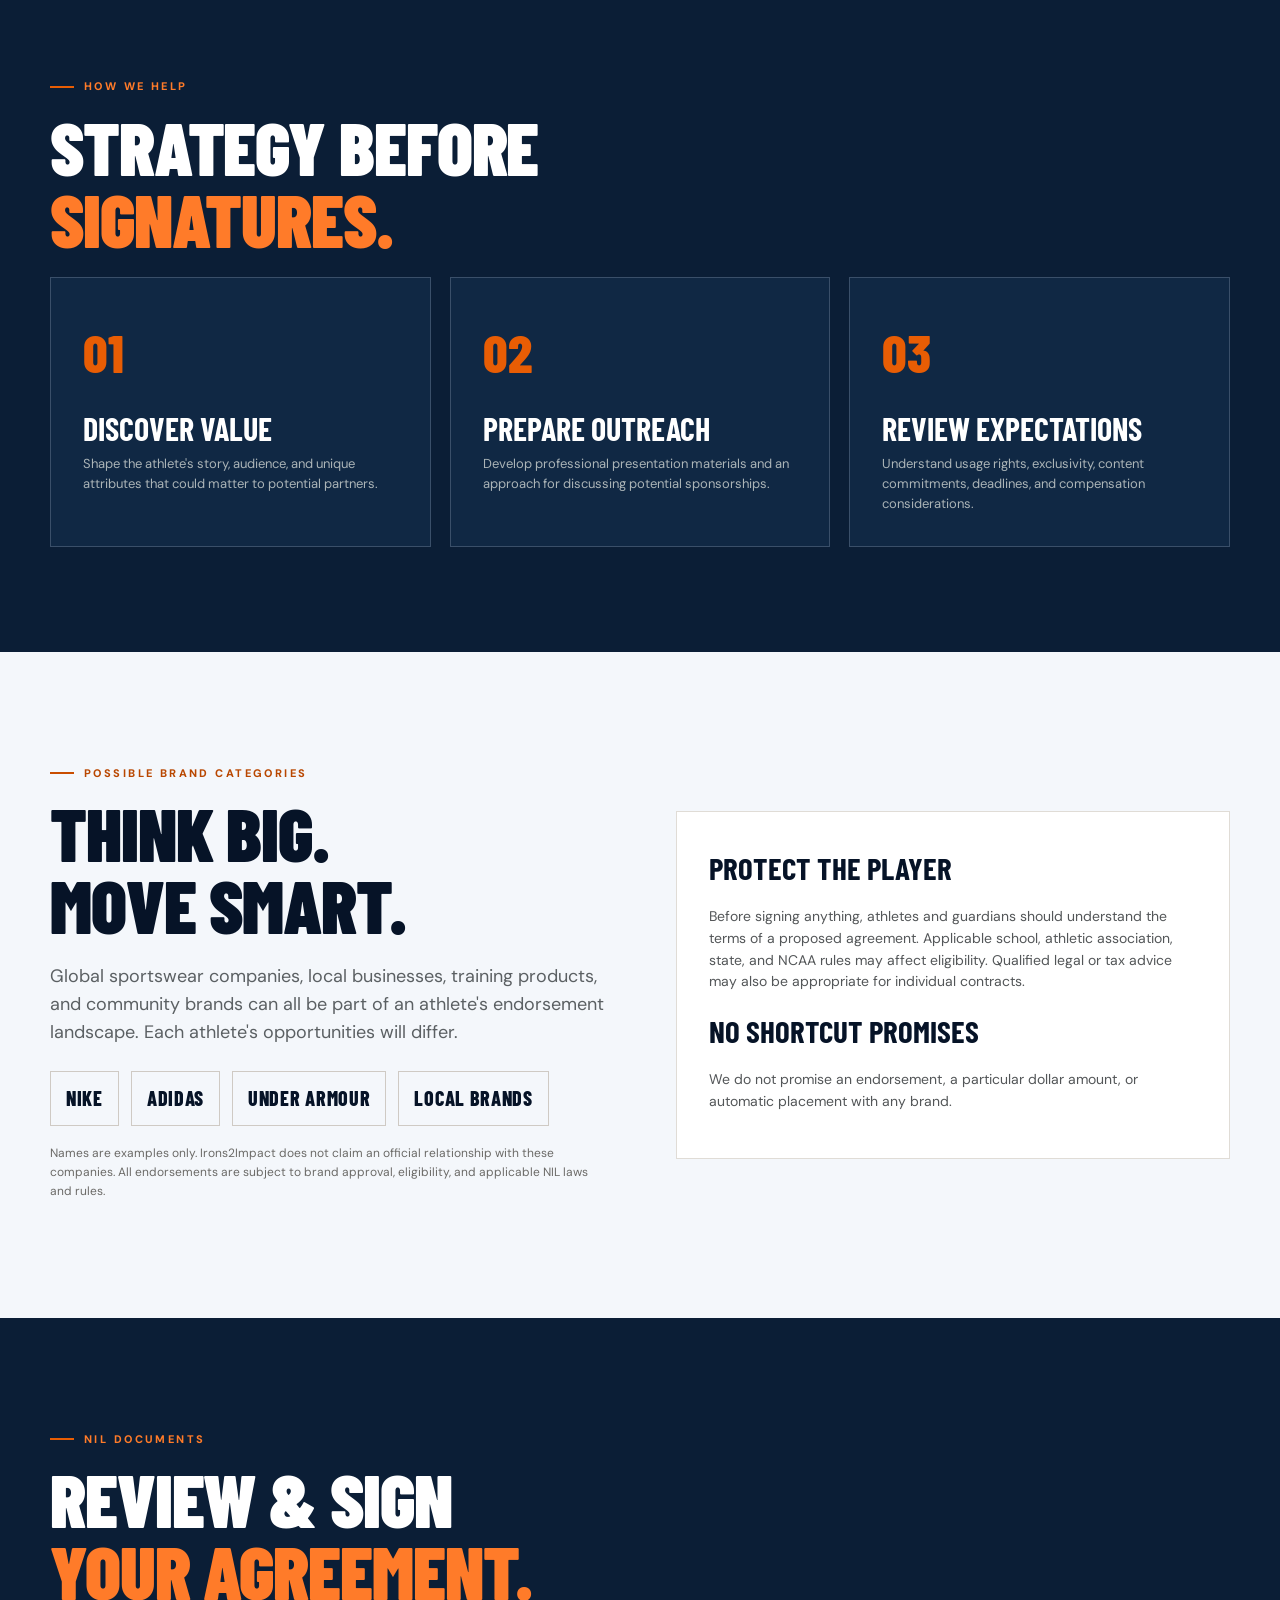
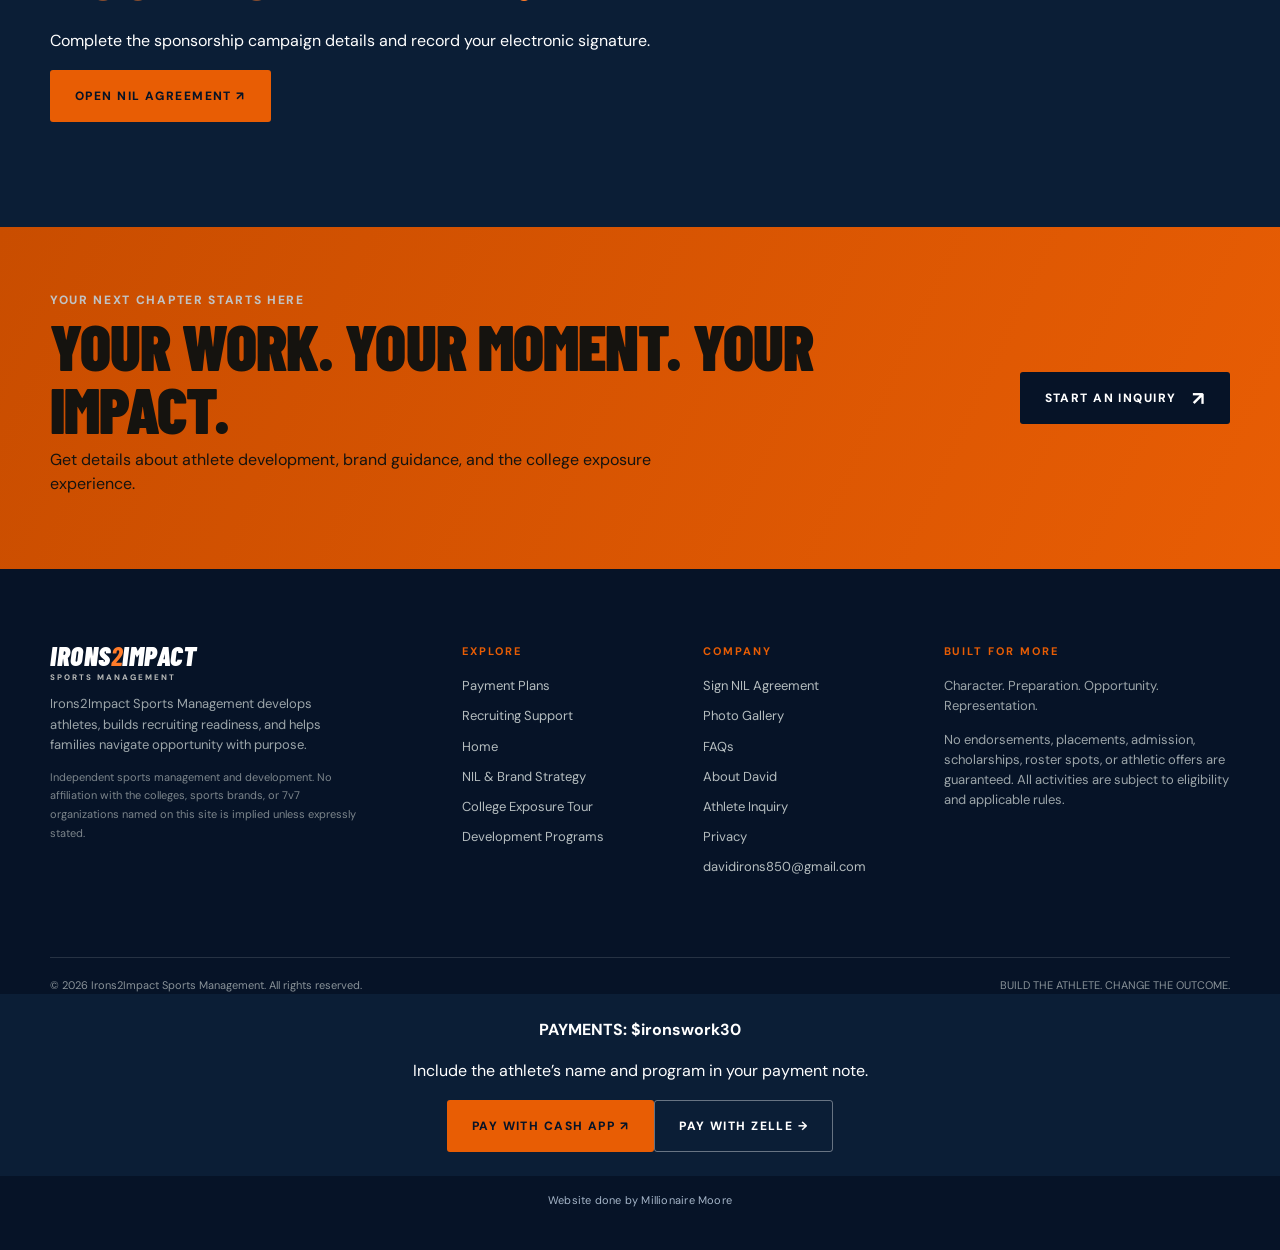
<file: nil.html>
<!doctype html><html lang="en"><head><meta charset="utf-8"><meta name="viewport" content="width=device-width, initial-scale=1"><meta name="theme-color" content="#061327"><meta name="description" content="Learn about athlete NIL brand positioning, endorsement readiness, opportunity evaluation, and informed deal decisions with Irons2Impact."><meta property="og:type" content="website"><meta property="og:title" content="NIL &amp; Endorsement Guidance"><meta property="og:description" content="Learn about athlete NIL brand positioning, endorsement readiness, opportunity evaluation, and informed deal decisions with Irons2Impact."><meta property="og:image" content="assets/images/athlete-portrait.webp"><title>NIL &amp; Endorsement Guidance | Irons2Impact Sports Management</title><link rel="icon" type="image/svg+xml" href="assets/favicon.svg"><link rel="stylesheet" href="assets/css/styles.css"></head><body><a class="skip-link" href="#main">Skip to content</a><header class="site-header"><div class="container header-inner"><a class="header-wordmark" href="index.html" aria-label="Irons2Impact home">IRONS<span>2</span>IMPACT<small>SPORTS MANAGEMENT</small></a><button class="menu-button" aria-label="Open navigation" aria-expanded="false" aria-controls="primary-nav" data-menu-button><svg viewBox="0 0 24 24" fill="none" stroke="currentColor" stroke-width="2" aria-hidden="true"><path d="M3 6h18M3 12h18M3 18h18"/></svg></button><nav class="nav-links" id="primary-nav" aria-label="Main navigation" data-menu><a href="index.html">Home</a><a href="nil.html" aria-current="page">NIL & Brands</a><a href="tour.html">College Exposure</a><a href="development.html">Development</a><a href="about.html">About David</a><a href="apply.html" class="nav-apply">Apply / Inquire ↗</a></nav></div></header><main id="main"><section class="page-hero"><span class="page-number" aria-hidden="true">01</span><div class="container"><span class="eyebrow">ATHLETE BRAND & NIL MANAGEMENT</span><h1 class="display">MAKE YOUR NAME<br><span class="accent">MEAN MORE.</span></h1><p>The right deal has to make sense for the athlete, the family, and the future. Understand the business side of the game with support from people who know the sport.</p><div class="subnav"><span>BRAND POSITIONING</span><span>OPPORTUNITY REVIEW</span><span>DEAL READINESS</span></div></div></section><section class="section"><div class="container split"><div><span class="eyebrow">BEYOND THE HIGHLIGHT TAPE</span><h2 class="section-title">DON'T JUST CHASE<br>THE DEAL. <span class="accent">KNOW IT.</span></h2><p class="section-lead">Irons2Impact helps athletes identify their strengths, build a compelling story, and prepare for conversations with prospective endorsement partners. Every opportunity should be evaluated for value, obligations, and fit.</p><ul class="check-list"><li>Personal brand and athlete profile development</li><li>Strategic brand prospecting and outreach preparation</li><li>Understanding content duties, usage rights, and compensation</li><li>Keeping education, eligibility, and long-term goals in view</li></ul><p class="section-lead"><strong>Our NIL commission: 10%.</strong> Irons2Impact charges a 10% commission on NIL deals secured through our services, with clear terms provided before signing.</p><div class="actions"><a href="apply.html" class="btn btn-primary">Ask about NIL support ↗</a></div></div><div class="visual"><img src="assets/images/athlete-portrait.webp" alt="Athlete wearing football uniform" loading="lazy"><span class="angle-accent"></span><span class="visual-note">KNOW YOUR<br>WORTH.</span></div></div></section><section class="section section--mid"><div class="container"><span class="eyebrow">HOW WE HELP</span><h2 class="section-title">STRATEGY BEFORE<br><span class="accent">SIGNATURES.</span></h2><div class="detail-grid"><article class="detail-tile"><span class="tile-icon">01</span><h3>DISCOVER VALUE</h3><p>Shape the athlete's story, audience, and unique attributes that could matter to potential partners.</p></article><article class="detail-tile"><span class="tile-icon">02</span><h3>PREPARE OUTREACH</h3><p>Develop professional presentation materials and an approach for discussing potential sponsorships.</p></article><article class="detail-tile"><span class="tile-icon">03</span><h3>REVIEW EXPECTATIONS</h3><p>Understand usage rights, exclusivity, content commitments, deadlines, and compensation considerations.</p></article></div></div></section><section class="section section--light"><div class="container split"><div><span class="eyebrow">POSSIBLE BRAND CATEGORIES</span><h2 class="section-title">THINK BIG.<br>MOVE SMART.</h2><p class="section-lead">Global sportswear companies, local businesses, training products, and community brands can all be part of an athlete's endorsement landscape. Each athlete's opportunities will differ.</p><div class="brand-names"><span>NIKE</span><span>adidas</span><span>UNDER ARMOUR</span><span>LOCAL BRANDS</span></div><p class="disclaimer">Names are examples only. Irons2Impact does not claim an official relationship with these companies. All endorsements are subject to brand approval, eligibility, and applicable NIL laws and rules.</p></div><div class="light-card"><h3>PROTECT THE PLAYER</h3><p>Before signing anything, athletes and guardians should understand the terms of a proposed agreement. Applicable school, athletic association, state, and NCAA rules may affect eligibility. Qualified legal or tax advice may also be appropriate for individual contracts.</p><h3>NO SHORTCUT PROMISES</h3><p>We do not promise an endorsement, a particular dollar amount, or automatic placement with any brand.</p></div></div></section><section class="section section--mid"><div class="container"><span class="eyebrow">NIL DOCUMENTS</span><h2 class="section-title">REVIEW & SIGN<br><span class="accent">YOUR AGREEMENT.</span></h2><p>Complete the sponsorship campaign details and record your electronic signature.</p><a href="nil-agreement.html" class="btn btn-primary">Open NIL Agreement ↗</a></div></section></main><section class="cta-band"><div class="container cta-inner"><div><div class="kicker">YOUR NEXT CHAPTER STARTS HERE</div><h2 class="section-title">YOUR WORK. YOUR MOMENT. YOUR IMPACT.</h2><p>Get details about athlete development, brand guidance, and the college exposure experience.</p></div><a href="apply.html" class="btn btn-dark">Start an inquiry <span class="arrow">↗</span></a></div></section><footer class="site-footer"><div class="container"><div class="footer-grid"><div><a class="brand" href="index.html" aria-label="Irons2Impact Sports Management home"><span class="brand-text">IRONS<b>2</b>IMPACT<small>SPORTS MANAGEMENT</small></span></a><p>Irons2Impact Sports Management develops athletes, builds recruiting readiness, and helps families navigate opportunity with purpose.</p><div class="footer-note">Independent sports management and development. No affiliation with the colleges, sports brands, or 7v7 organizations named on this site is implied unless expressly stated.</div></div><div><h4>Explore</h4><a href="payments.html">Payment Plans</a><a href="recruiting.html">Recruiting Support</a><a href="index.html">Home</a><a href="nil.html">NIL & Brand Strategy</a><a href="tour.html">College Exposure Tour</a><a href="development.html">Development Programs</a></div><div><h4>Company</h4><a href="nil-agreement.html">Sign NIL Agreement</a><a href="gallery.html">Photo Gallery</a><a href="faq.html">FAQs</a><a href="about.html">About David</a><a href="apply.html">Athlete Inquiry</a><a href="privacy.html">Privacy</a><a href="mailto:davidirons850@gmail.com" data-contact-address>Email us</a></div><div><h4>Built for more</h4><p>Character. Preparation. Opportunity. Representation.</p><p>No endorsements, placements, admission, scholarships, roster spots, or athletic offers are guaranteed. All activities are subject to eligibility and applicable rules.</p></div></div><div class="footer-bottom"><span>© <span data-year>2026</span> Irons2Impact Sports Management. All rights reserved.</span><span>BUILD THE ATHLETE. CHANGE THE OUTCOME.</span></div></div><div class="cashapp-payment" style="padding:24px;text-align:center;background:#09172a;color:white"><strong>PAYMENTS: $ironswork30</strong><p>Include the athlete’s name and program in your payment note.</p><a href="https://cash.app/$ironswork30" class="btn btn-primary" target="_blank" rel="noopener noreferrer">Pay with Cash App ↗</a><a class="btn btn-outline" href="payments.html#zelle">Pay with Zelle →</a></div><p class="designer-credit">Website done by Millionaire Moore</p></footer><script src="assets/js/config.js"></script><script src="assets/js/main.js" defer></script></body></html>
</file>
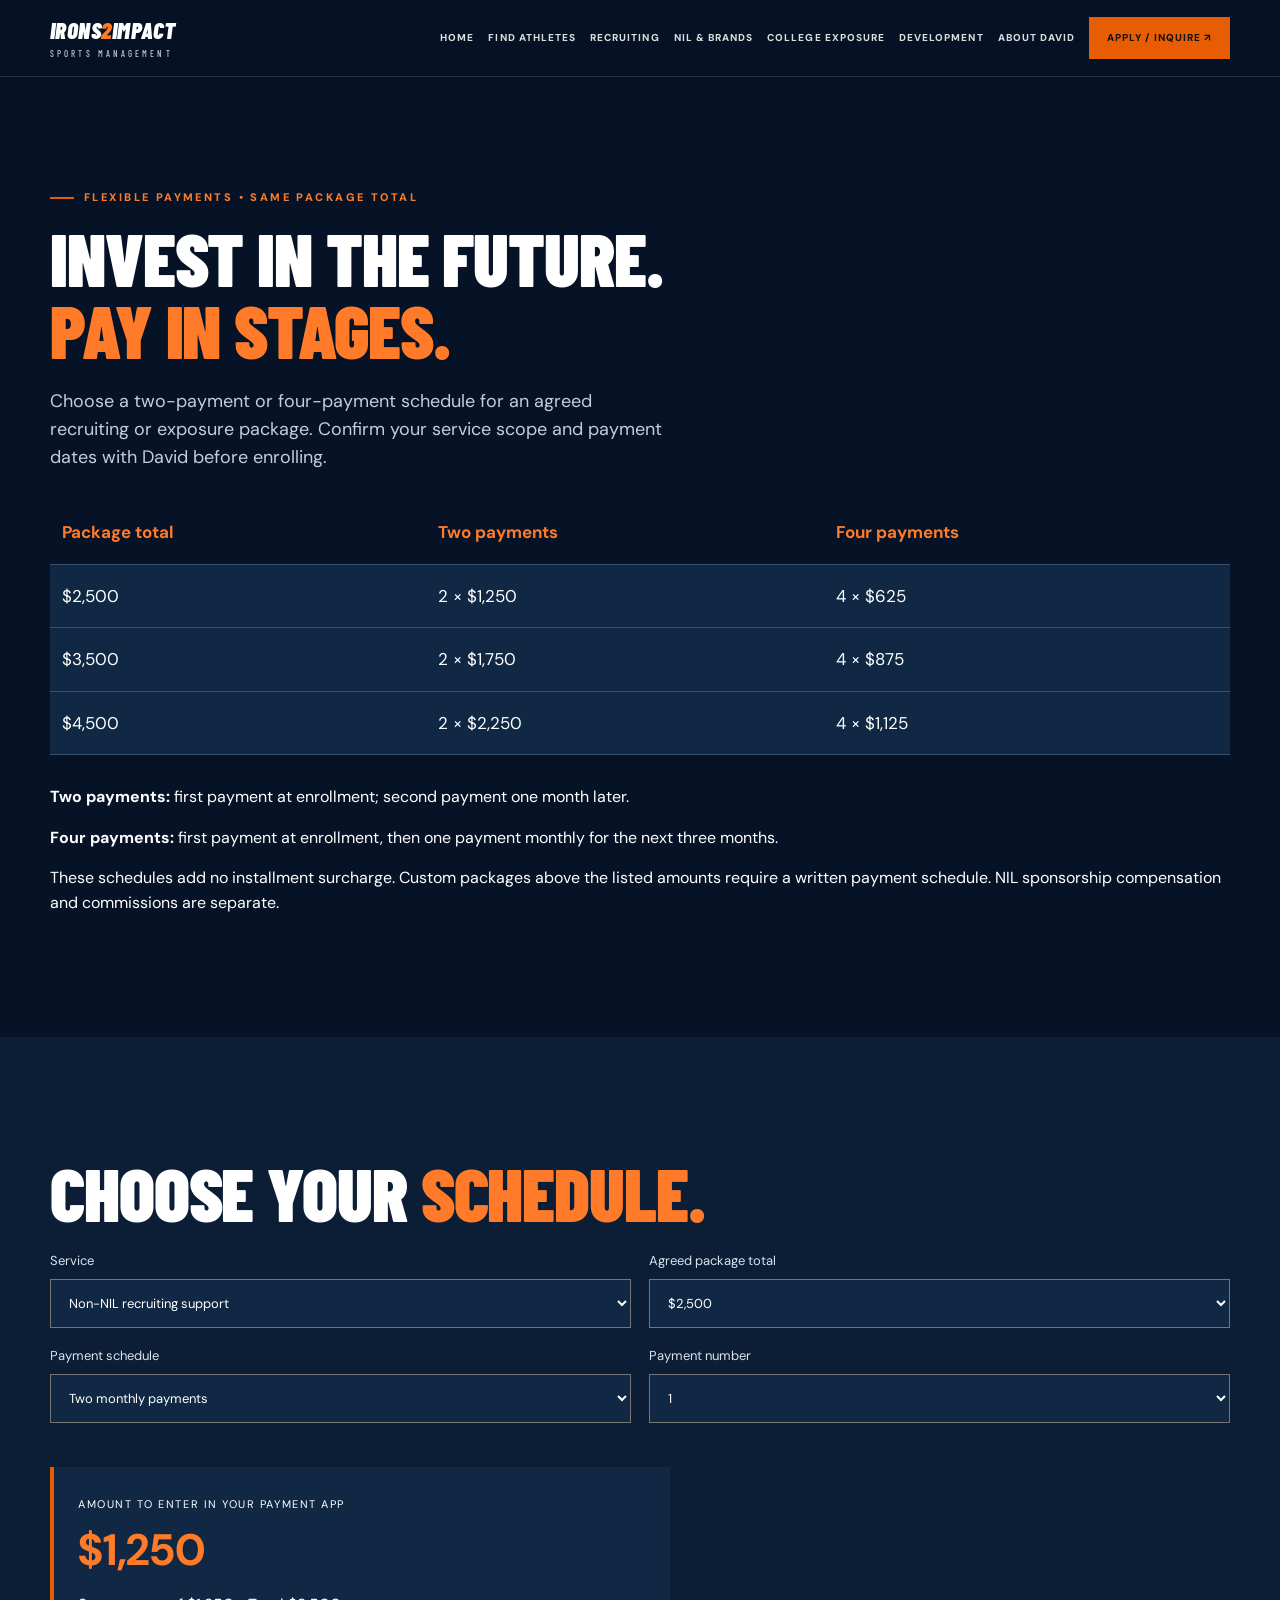
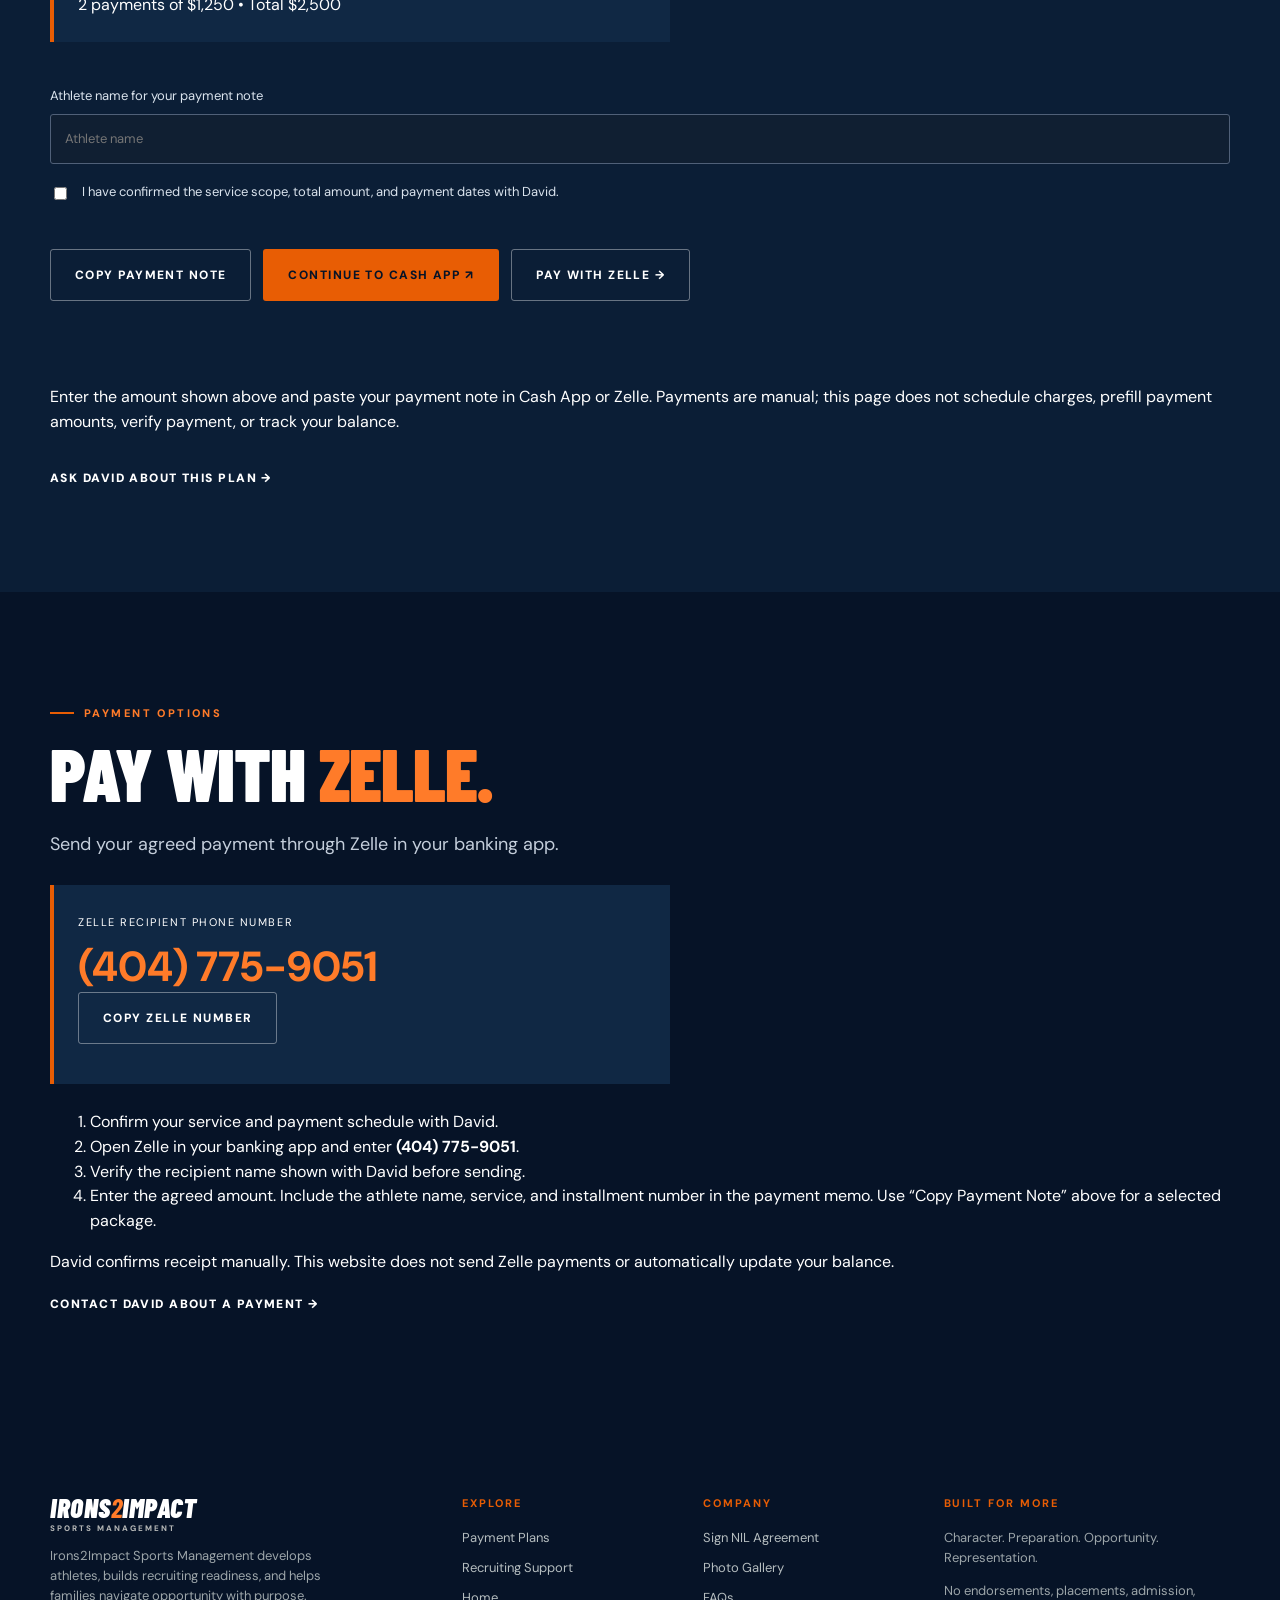
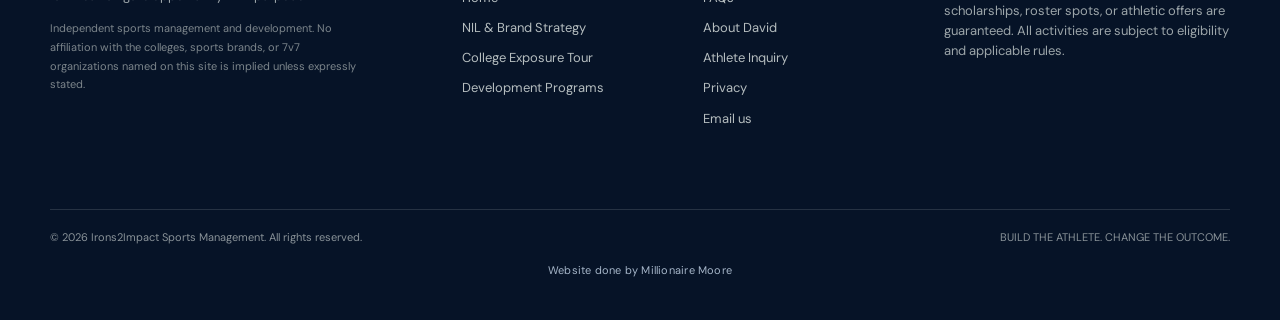
<file: payments.html>
<!doctype html><html lang="en"><head><meta charset="utf-8"><meta name="viewport" content="width=device-width,initial-scale=1"><title>Payment Plans | Irons2Impact</title><link rel="stylesheet" href="assets/css/styles.css"></head><body><header class="site-header"><div class="container header-inner"><a class="header-wordmark" href="index.html" aria-label="Irons2Impact home">IRONS<span>2</span>IMPACT<small>SPORTS MANAGEMENT</small></a><button class="menu-button" aria-label="Open navigation" aria-expanded="false" aria-controls="primary-nav" data-menu-button><svg viewBox="0 0 24 24" fill="none" stroke="currentColor" stroke-width="2" aria-hidden="true"><path d="M3 6h18M3 12h18M3 18h18"/></svg></button><nav class="nav-links" id="primary-nav" aria-label="Main navigation" data-menu><a href="index.html">Home</a><a href="athletes.html">Find Athletes</a><a href="recruiting.html">Recruiting</a><a href="nil.html">NIL & Brands</a><a href="tour.html">College Exposure</a><a href="development.html">Development</a><a href="about.html">About David</a><a href="apply.html" class="nav-apply">Apply / Inquire ↗</a></nav></div></header><main id="main"><section class="section"><div class="container"><span class="eyebrow">FLEXIBLE PAYMENTS • SAME PACKAGE TOTAL</span><h1 class="section-title">INVEST IN THE FUTURE.<br><span class="accent">PAY IN STAGES.</span></h1><p class="section-lead">Choose a two-payment or four-payment schedule for an agreed recruiting or exposure package. Confirm your service scope and payment dates with David before enrolling.</p><div class="payment-table-wrap"><table class="payment-table"><thead><tr><th>Package total</th><th>Two payments</th><th>Four payments</th></tr></thead><tbody><tr><td>$2,500</td><td>2 × $1,250</td><td>4 × $625</td></tr><tr><td>$3,500</td><td>2 × $1,750</td><td>4 × $875</td></tr><tr><td>$4,500</td><td>2 × $2,250</td><td>4 × $1,125</td></tr></tbody></table></div><p><strong>Two payments:</strong> first payment at enrollment; second payment one month later.</p><p><strong>Four payments:</strong> first payment at enrollment, then one payment monthly for the next three months.</p><p>These schedules add no installment surcharge. Custom packages above the listed amounts require a written payment schedule. NIL sponsorship compensation and commissions are separate.</p></div></section><section class="section section--mid"><div class="container"><h2 class="section-title">CHOOSE YOUR <span class="accent">SCHEDULE.</span></h2><form id="payment-plan" class="recruit-request"><div class="nil-fields"><label>Service<select id="payment-service"><option>Non-NIL recruiting support</option><option>Exposure package</option><option>Exposure + development</option><option>Elite exposure + development</option></select></label><label>Agreed package total<select id="payment-total"><option value="2500">$2,500</option><option value="3500">$3,500</option><option value="4500">$4,500</option></select></label><label>Payment schedule<select id="payment-count"><option value="2">Two monthly payments</option><option value="4">Four monthly payments</option><option value="1">Pay in full</option></select></label><label>Payment number<select id="payment-number"><option value="1">1</option><option value="2">2</option></select></label></div><div class="recruiting-price" aria-live="polite"><span>AMOUNT TO ENTER IN YOUR PAYMENT APP</span><strong id="payment-amount">$1,250</strong><p id="payment-summary"></p></div><label>Athlete name for your payment note<input id="payment-athlete" placeholder="Athlete name" maxlength="100"></label><label class="nil-check"><input id="payment-confirm" type="checkbox"> I have confirmed the service scope, total amount, and payment dates with David.</label><div class="actions"><button type="button" id="copy-payment-note" class="btn btn-outline">Copy Payment Note</button><a id="cashapp-plan" class="btn btn-primary" href="https://cash.app/$ironswork30" target="_blank" rel="noopener noreferrer">Continue to Cash App ↗</a><a class="btn btn-outline" href="#zelle">Pay with Zelle →</a></div><p id="payment-note-status" role="status"></p><p>Enter the amount shown above and paste your payment note in Cash App or Zelle. Payments are manual; this page does not schedule charges, prefill payment amounts, verify payment, or track your balance.</p><a id="request-plan" class="text-link" href="mailto:davidirons850@gmail.com">Ask David About This Plan →</a></form></div></section><section class="section" id="zelle"><div class="container"><span class="eyebrow">PAYMENT OPTIONS</span><h2 class="section-title">PAY WITH <span class="accent">ZELLE.</span></h2><p class="section-lead">Send your agreed payment through Zelle in your banking app.</p><div class="recruiting-price"><span>ZELLE RECIPIENT PHONE NUMBER</span><strong style="font-size:clamp(24px,5vw,42px)">(404) 775-9051</strong><button class="btn btn-outline" type="button" id="copy-zelle-number">Copy Zelle Number</button><p id="zelle-copy-status" role="status"></p></div><ol><li>Confirm your service and payment schedule with David.</li><li>Open Zelle in your banking app and enter <strong>(404) 775-9051</strong>.</li><li>Verify the recipient name shown with David before sending.</li><li>Enter the agreed amount. Include the athlete name, service, and installment number in the payment memo. Use “Copy Payment Note” above for a selected package.</li></ol><p>David confirms receipt manually. This website does not send Zelle payments or automatically update your balance.</p><a class="text-link" href="mailto:davidirons850@gmail.com?subject=Zelle%20payment%20question">Contact David About a Payment →</a></div></section></main><footer class="site-footer"><div class="container"><div class="footer-grid"><div><a class="brand" href="index.html" aria-label="Irons2Impact Sports Management home"><span class="brand-text">IRONS<b>2</b>IMPACT<small>SPORTS MANAGEMENT</small></span></a><p>Irons2Impact Sports Management develops athletes, builds recruiting readiness, and helps families navigate opportunity with purpose.</p><div class="footer-note">Independent sports management and development. No affiliation with the colleges, sports brands, or 7v7 organizations named on this site is implied unless expressly stated.</div></div><div><h4>Explore</h4><a href="payments.html">Payment Plans</a><a href="recruiting.html">Recruiting Support</a><a href="index.html">Home</a><a href="nil.html">NIL & Brand Strategy</a><a href="tour.html">College Exposure Tour</a><a href="development.html">Development Programs</a></div><div><h4>Company</h4><a href="nil-agreement.html">Sign NIL Agreement</a><a href="gallery.html">Photo Gallery</a><a href="faq.html">FAQs</a><a href="about.html">About David</a><a href="apply.html">Athlete Inquiry</a><a href="privacy.html">Privacy</a><a href="mailto:davidirons850@gmail.com" data-contact-address>Email us</a></div><div><h4>Built for more</h4><p>Character. Preparation. Opportunity. Representation.</p><p>No endorsements, placements, admission, scholarships, roster spots, or athletic offers are guaranteed. All activities are subject to eligibility and applicable rules.</p></div></div><div class="footer-bottom"><span>© <span data-year>2026</span> Irons2Impact Sports Management. All rights reserved.</span><span>BUILD THE ATHLETE. CHANGE THE OUTCOME.</span></div></div><p class="designer-credit">Website done by Millionaire Moore</p></footer><script src="assets/js/main.js" defer></script><script src="assets/js/payments.js" defer></script></body></html>
</file>
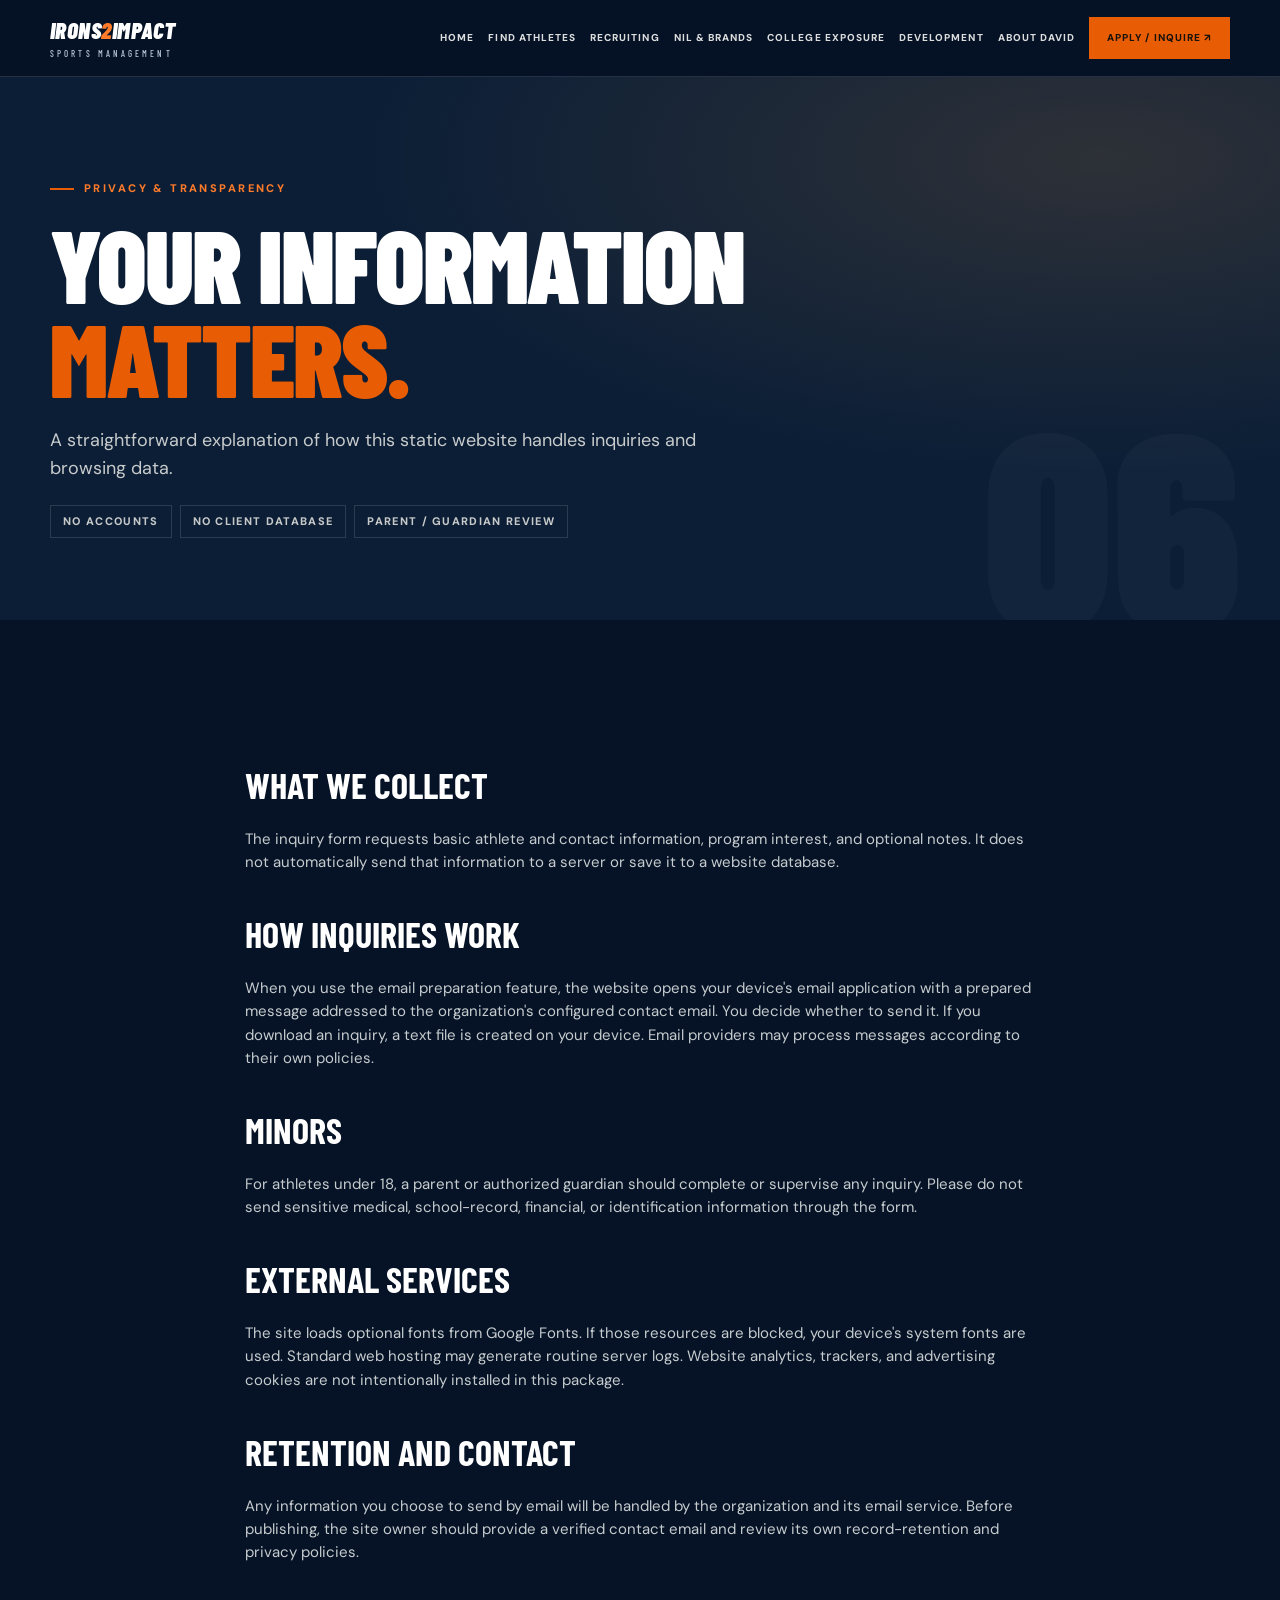
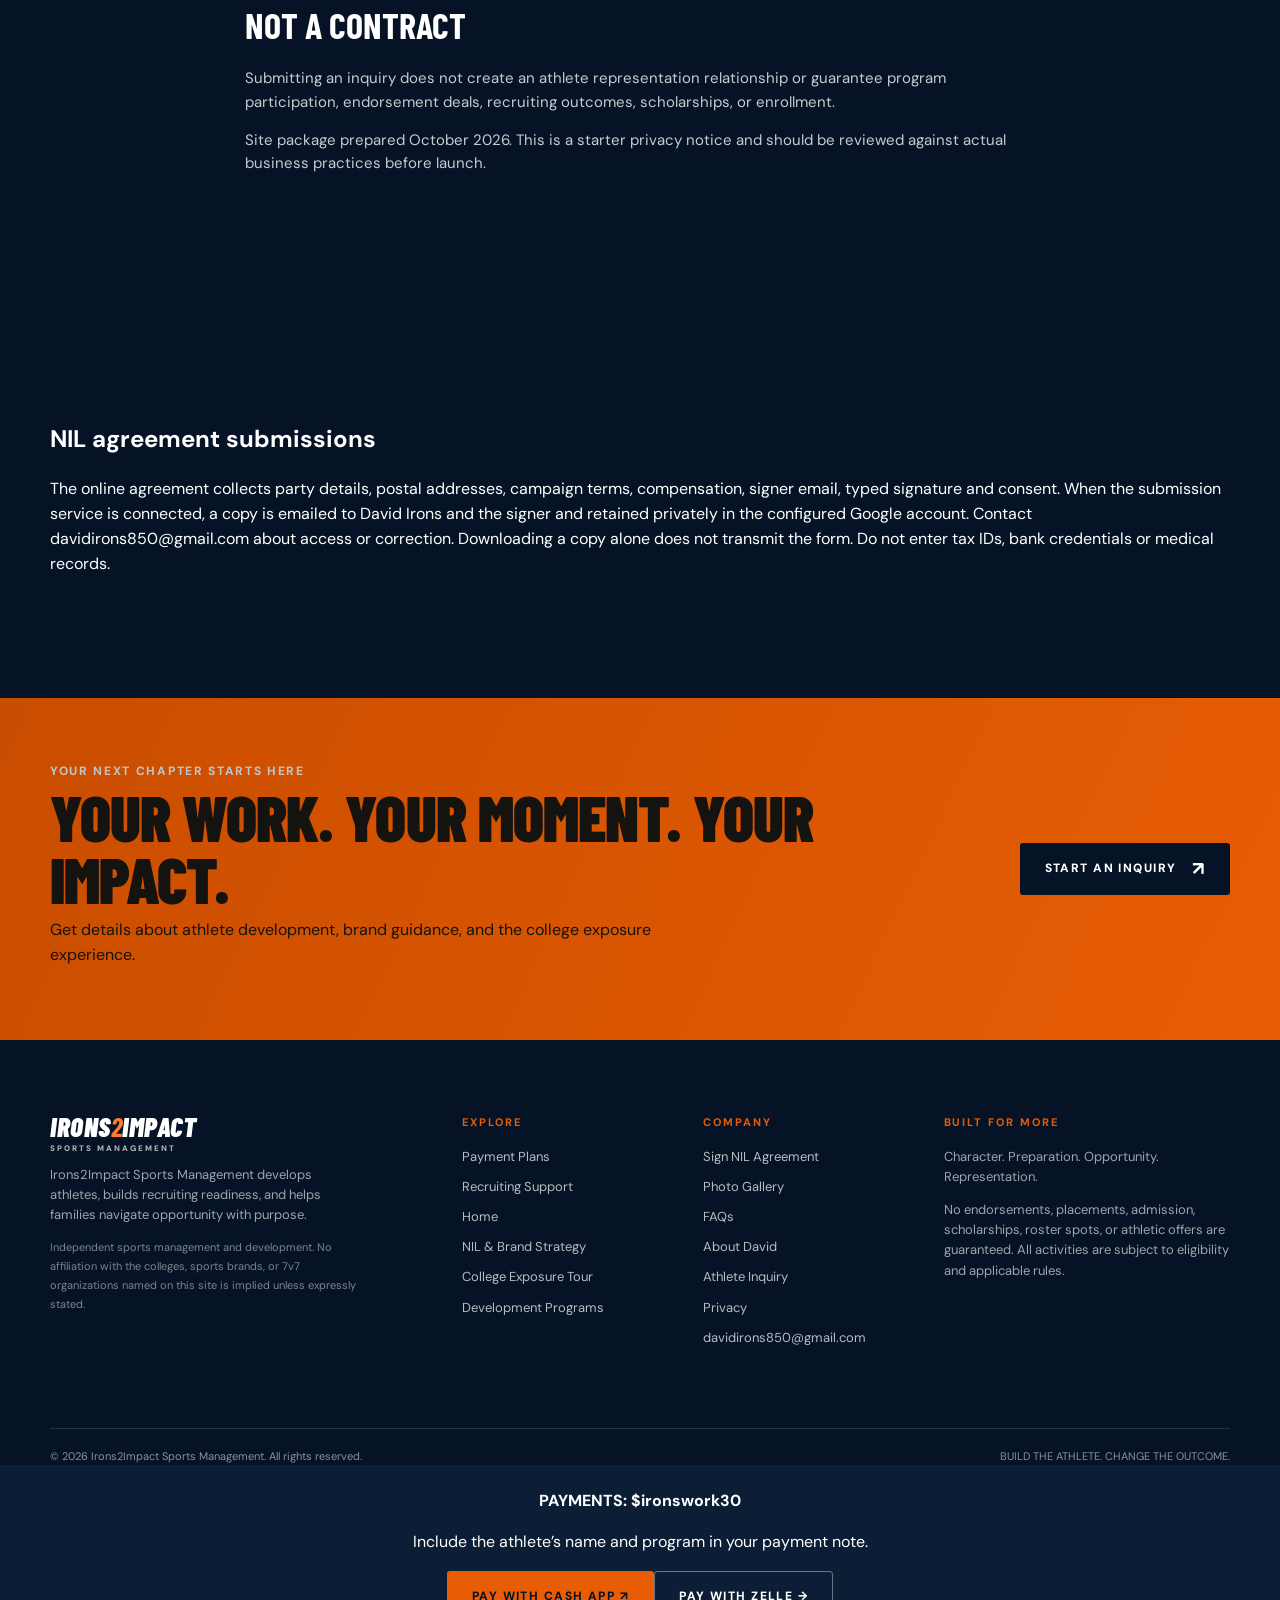
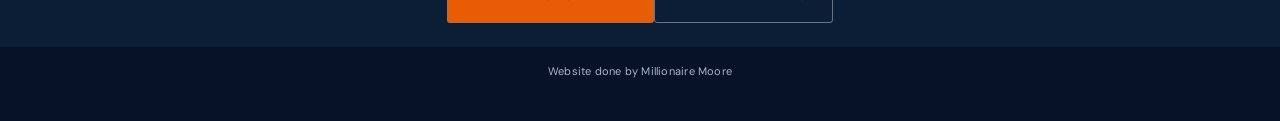
<file: privacy.html>
<!doctype html><html lang="en"><head><meta charset="utf-8"><meta name="viewport" content="width=device-width, initial-scale=1"><meta name="theme-color" content="#061327"><meta name="description" content="Irons2Impact Sports Management privacy notice for athlete inquiries on its static GitHub Pages website."><meta property="og:type" content="website"><meta property="og:title" content="Privacy Notice"><meta property="og:description" content="Irons2Impact Sports Management privacy notice for athlete inquiries on its static GitHub Pages website."><meta property="og:image" content="assets/images/athlete-portrait.webp"><title>Privacy Notice | Irons2Impact Sports Management</title><link rel="icon" type="image/svg+xml" href="assets/favicon.svg"><link rel="stylesheet" href="assets/css/styles.css"></head><body><a class="skip-link" href="#main">Skip to content</a><header class="site-header"><div class="container header-inner"><a class="header-wordmark" href="index.html" aria-label="Irons2Impact home">IRONS<span>2</span>IMPACT<small>SPORTS MANAGEMENT</small></a><button class="menu-button" aria-label="Open navigation" aria-expanded="false" aria-controls="primary-nav" data-menu-button><svg viewBox="0 0 24 24" fill="none" stroke="currentColor" stroke-width="2" aria-hidden="true"><path d="M3 6h18M3 12h18M3 18h18"/></svg></button><nav class="nav-links" id="primary-nav" aria-label="Main navigation" data-menu><a href="index.html">Home</a><a href="athletes.html">Find Athletes</a><a href="recruiting.html">Recruiting</a><a href="nil.html">NIL & Brands</a><a href="tour.html">College Exposure</a><a href="development.html">Development</a><a href="about.html">About David</a><a href="apply.html" class="nav-apply">Apply / Inquire ↗</a></nav></div></header><main id="main"><section class="page-hero"><span class="page-number" aria-hidden="true">06</span><div class="container"><span class="eyebrow">PRIVACY & TRANSPARENCY</span><h1 class="display">YOUR INFORMATION<br><span class="accent">MATTERS.</span></h1><p>A straightforward explanation of how this static website handles inquiries and browsing data.</p><div class="subnav"><span>NO ACCOUNTS</span><span>NO CLIENT DATABASE</span><span>PARENT / GUARDIAN REVIEW</span></div></div></section><section class="section"><div class="container privacy-body"><h2>WHAT WE COLLECT</h2><p>The inquiry form requests basic athlete and contact information, program interest, and optional notes. It does not automatically send that information to a server or save it to a website database.</p><h2>HOW INQUIRIES WORK</h2><p>When you use the email preparation feature, the website opens your device's email application with a prepared message addressed to the organization's configured contact email. You decide whether to send it. If you download an inquiry, a text file is created on your device. Email providers may process messages according to their own policies.</p><h2>MINORS</h2><p>For athletes under 18, a parent or authorized guardian should complete or supervise any inquiry. Please do not send sensitive medical, school-record, financial, or identification information through the form.</p><h2>EXTERNAL SERVICES</h2><p>The site loads optional fonts from Google Fonts. If those resources are blocked, your device's system fonts are used. Standard web hosting may generate routine server logs. Website analytics, trackers, and advertising cookies are not intentionally installed in this package.</p><h2>RETENTION AND CONTACT</h2><p>Any information you choose to send by email will be handled by the organization and its email service. Before publishing, the site owner should provide a verified contact email and review its own record-retention and privacy policies.</p><h2>NOT A CONTRACT</h2><p>Submitting an inquiry does not create an athlete representation relationship or guarantee program participation, endorsement deals, recruiting outcomes, scholarships, or enrollment.</p><p class="tiny">Site package prepared October 2026. This is a starter privacy notice and should be reviewed against actual business practices before launch.</p></div></section><section class="section"><div class="container"><h2>NIL agreement submissions</h2><p>The online agreement collects party details, postal addresses, campaign terms, compensation, signer email, typed signature and consent. When the submission service is connected, a copy is emailed to David Irons and the signer and retained privately in the configured Google account. Contact davidirons850@gmail.com about access or correction. Downloading a copy alone does not transmit the form. Do not enter tax IDs, bank credentials or medical records.</p></div></section></main><section class="cta-band"><div class="container cta-inner"><div><div class="kicker">YOUR NEXT CHAPTER STARTS HERE</div><h2 class="section-title">YOUR WORK. YOUR MOMENT. YOUR IMPACT.</h2><p>Get details about athlete development, brand guidance, and the college exposure experience.</p></div><a href="apply.html" class="btn btn-dark">Start an inquiry <span class="arrow">↗</span></a></div></section><footer class="site-footer"><div class="container"><div class="footer-grid"><div><a class="brand" href="index.html" aria-label="Irons2Impact Sports Management home"><span class="brand-text">IRONS<b>2</b>IMPACT<small>SPORTS MANAGEMENT</small></span></a><p>Irons2Impact Sports Management develops athletes, builds recruiting readiness, and helps families navigate opportunity with purpose.</p><div class="footer-note">Independent sports management and development. No affiliation with the colleges, sports brands, or 7v7 organizations named on this site is implied unless expressly stated.</div></div><div><h4>Explore</h4><a href="payments.html">Payment Plans</a><a href="recruiting.html">Recruiting Support</a><a href="index.html">Home</a><a href="nil.html">NIL & Brand Strategy</a><a href="tour.html">College Exposure Tour</a><a href="development.html">Development Programs</a></div><div><h4>Company</h4><a href="nil-agreement.html">Sign NIL Agreement</a><a href="gallery.html">Photo Gallery</a><a href="faq.html">FAQs</a><a href="about.html">About David</a><a href="apply.html">Athlete Inquiry</a><a href="privacy.html">Privacy</a><a href="mailto:davidirons850@gmail.com" data-contact-address>Email us</a></div><div><h4>Built for more</h4><p>Character. Preparation. Opportunity. Representation.</p><p>No endorsements, placements, admission, scholarships, roster spots, or athletic offers are guaranteed. All activities are subject to eligibility and applicable rules.</p></div></div><div class="footer-bottom"><span>© <span data-year>2026</span> Irons2Impact Sports Management. All rights reserved.</span><span>BUILD THE ATHLETE. CHANGE THE OUTCOME.</span></div></div><div class="cashapp-payment" style="padding:24px;text-align:center;background:#09172a;color:white"><strong>PAYMENTS: $ironswork30</strong><p>Include the athlete’s name and program in your payment note.</p><a href="https://cash.app/$ironswork30" class="btn btn-primary" target="_blank" rel="noopener noreferrer">Pay with Cash App ↗</a><a class="btn btn-outline" href="payments.html#zelle">Pay with Zelle →</a></div><p class="designer-credit">Website done by Millionaire Moore</p></footer><script src="assets/js/config.js"></script><script src="assets/js/main.js" defer></script></body></html>
</file>
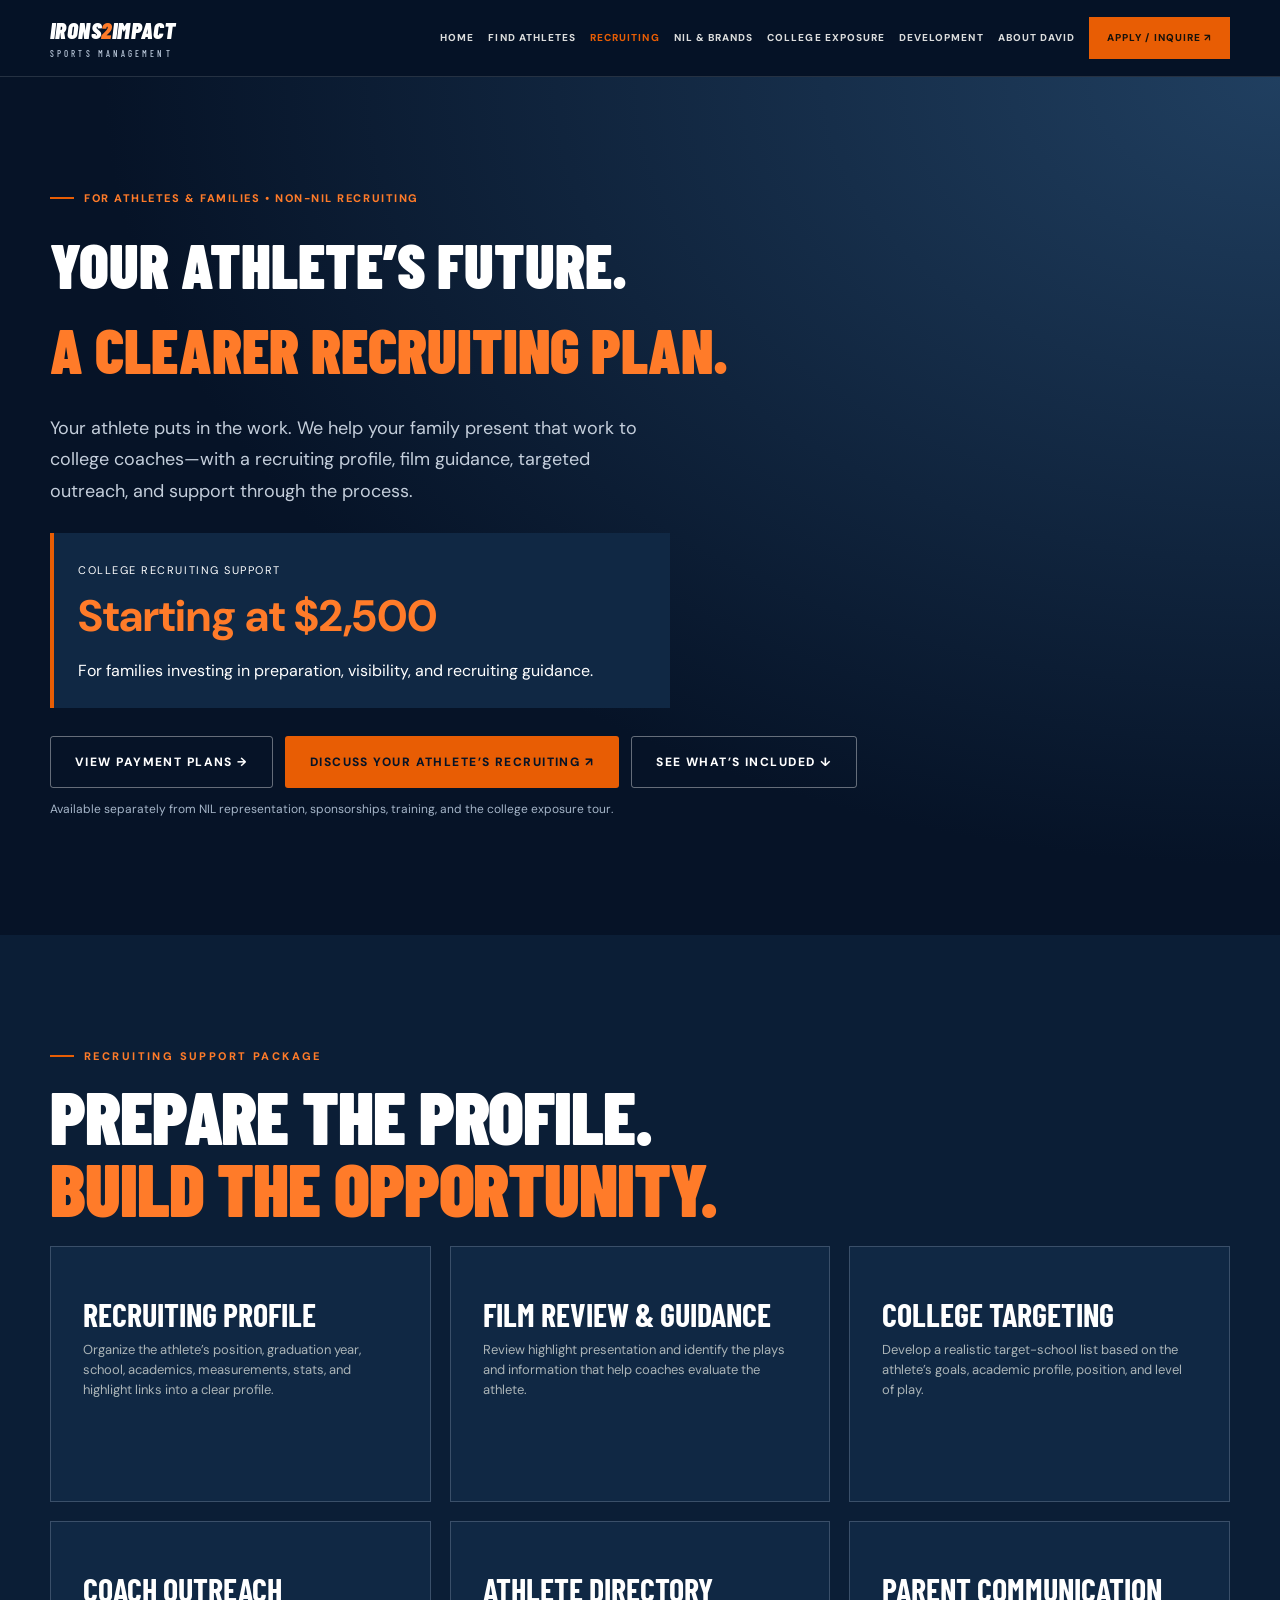
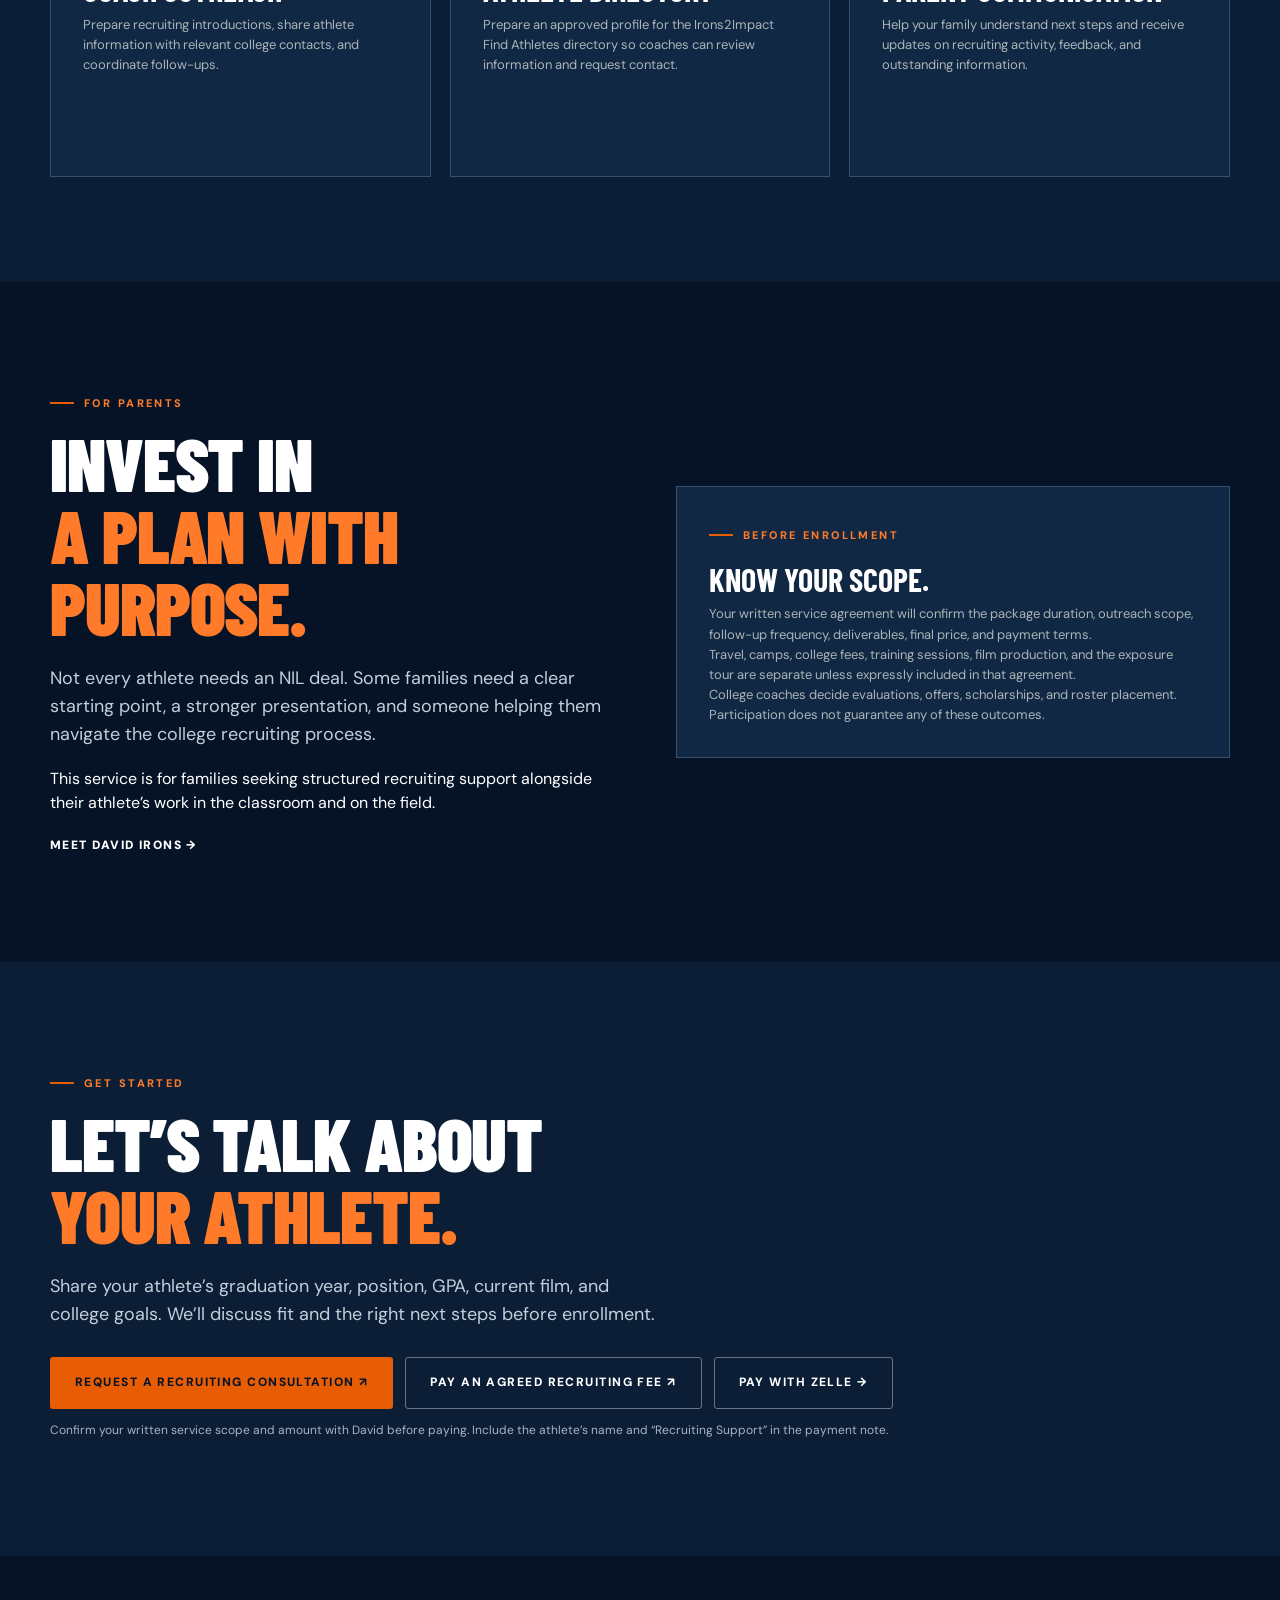
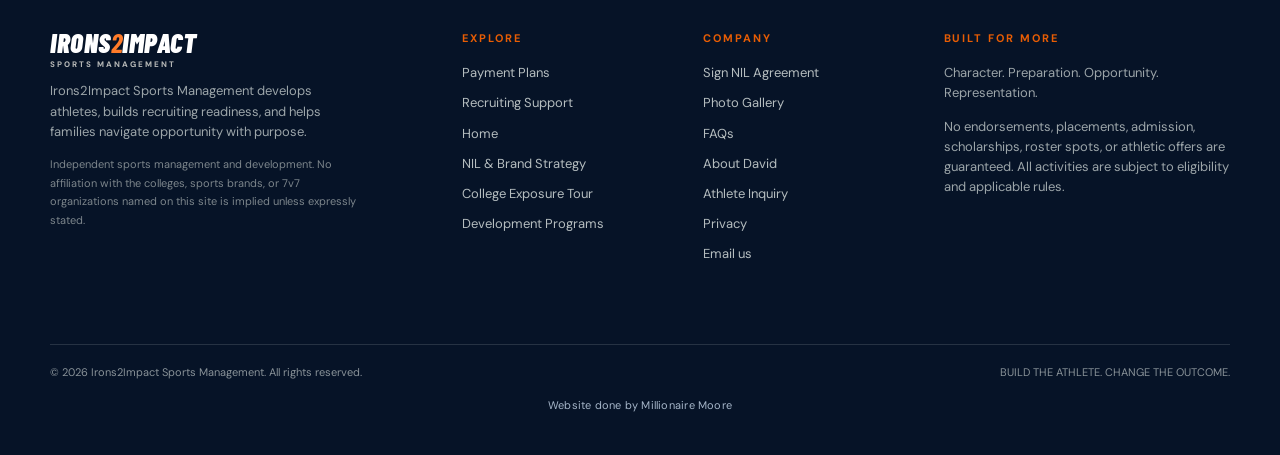
<file: recruiting.html>
<!doctype html><html lang="en"><head><meta charset="utf-8"><meta name="viewport" content="width=device-width,initial-scale=1"><title>College Recruiting Support | Irons2Impact</title><meta name="description" content="College recruiting support for families starting at $2,500. Athlete profiles, film guidance, college targeting, coach outreach and parent communication. No NIL deal required."><link rel="stylesheet" href="assets/css/styles.css"></head><body><a class="skip-link" href="#main">Skip to content</a><header class="site-header"><div class="container header-inner"><a class="header-wordmark" href="index.html" aria-label="Irons2Impact home">IRONS<span>2</span>IMPACT<small>SPORTS MANAGEMENT</small></a><button class="menu-button" aria-label="Open navigation" aria-expanded="false" aria-controls="primary-nav" data-menu-button><svg viewBox="0 0 24 24" fill="none" stroke="currentColor" stroke-width="2" aria-hidden="true"><path d="M3 6h18M3 12h18M3 18h18"/></svg></button><nav class="nav-links" id="primary-nav" aria-label="Main navigation" data-menu><a href="index.html">Home</a><a href="athletes.html">Find Athletes</a><a href="recruiting.html" aria-current="page">Recruiting</a><a href="nil.html">NIL & Brands</a><a href="tour.html">College Exposure</a><a href="development.html">Development</a><a href="about.html">About David</a><a href="apply.html" class="nav-apply">Apply / Inquire ↗</a></nav></div></header><main id="main"><section class="section recruiting-service-hero"><div class="container"><span class="eyebrow">FOR ATHLETES & FAMILIES • NON-NIL RECRUITING</span><h1 class="section-title recruiting-headline"><span class="recruiting-headline-intro">YOUR ATHLETE’S FUTURE.</span><span class="accent recruiting-headline-plan">A CLEARER RECRUITING PLAN.</span></h1><p class="section-lead">Your athlete puts in the work. We help your family present that work to college coaches—with a recruiting profile, film guidance, targeted outreach, and support through the process.</p><div class="recruiting-price"><span>COLLEGE RECRUITING SUPPORT</span><strong>Starting at $2,500</strong><p>For families investing in preparation, visibility, and recruiting guidance.</p></div><div class="actions"><a href="payments.html?total=2500" class="btn btn-outline">View Payment Plans →</a><a href="apply.html?program=recruiting" class="btn btn-primary">Discuss Your Athlete’s Recruiting ↗</a><a href="#included" class="btn btn-outline">See What’s Included ↓</a></div><p class="tiny">Available separately from NIL representation, sponsorships, training, and the college exposure tour.</p></div></section><section class="section section--mid" id="included"><div class="container"><span class="eyebrow">RECRUITING SUPPORT PACKAGE</span><h2 class="section-title">PREPARE THE PROFILE.<br><span class="accent">BUILD THE OPPORTUNITY.</span></h2><div class="detail-grid"><article class="detail-tile"><h3>RECRUITING PROFILE</h3><p>Organize the athlete’s position, graduation year, school, academics, measurements, stats, and highlight links into a clear profile.</p></article><article class="detail-tile"><h3>FILM REVIEW & GUIDANCE</h3><p>Review highlight presentation and identify the plays and information that help coaches evaluate the athlete.</p></article><article class="detail-tile"><h3>COLLEGE TARGETING</h3><p>Develop a realistic target-school list based on the athlete’s goals, academic profile, position, and level of play.</p></article><article class="detail-tile"><h3>COACH OUTREACH</h3><p>Prepare recruiting introductions, share athlete information with relevant college contacts, and coordinate follow-ups.</p></article><article class="detail-tile"><h3>ATHLETE DIRECTORY</h3><p>Prepare an approved profile for the Irons2Impact Find Athletes directory so coaches can review information and request contact.</p></article><article class="detail-tile"><h3>PARENT COMMUNICATION</h3><p>Help your family understand next steps and receive updates on recruiting activity, feedback, and outstanding information.</p></article></div></div></section><section class="section"><div class="container split"><div><span class="eyebrow">FOR PARENTS</span><h2 class="section-title">INVEST IN<br><span class="accent">A PLAN WITH PURPOSE.</span></h2><p class="section-lead">Not every athlete needs an NIL deal. Some families need a clear starting point, a stronger presentation, and someone helping them navigate the college recruiting process.</p><p>This service is for families seeking structured recruiting support alongside their athlete’s work in the classroom and on the field.</p><a href="about.html" class="text-link">Meet David Irons →</a></div><article class="detail-tile"><span class="eyebrow">BEFORE ENROLLMENT</span><h3>KNOW YOUR SCOPE.</h3><p>Your written service agreement will confirm the package duration, outreach scope, follow-up frequency, deliverables, final price, and payment terms.</p><p>Travel, camps, college fees, training sessions, film production, and the exposure tour are separate unless expressly included in that agreement.</p><p>College coaches decide evaluations, offers, scholarships, and roster placement. Participation does not guarantee any of these outcomes.</p></article></div></section><section class="section section--mid"><div class="container"><span class="eyebrow">GET STARTED</span><h2 class="section-title">LET’S TALK ABOUT<br><span class="accent">YOUR ATHLETE.</span></h2><p class="section-lead">Share your athlete’s graduation year, position, GPA, current film, and college goals. We’ll discuss fit and the right next steps before enrollment.</p><div class="actions"><a href="apply.html?program=recruiting" class="btn btn-primary">Request a Recruiting Consultation ↗</a><a href="https://cash.app/$ironswork30" class="btn btn-outline" target="_blank" rel="noopener noreferrer">Pay an Agreed Recruiting Fee ↗</a><a class="btn btn-outline" href="payments.html#zelle">Pay with Zelle →</a></div><p class="tiny">Confirm your written service scope and amount with David before paying. Include the athlete’s name and “Recruiting Support” in the payment note.</p></div></section></main><footer class="site-footer"><div class="container"><div class="footer-grid"><div><a class="brand" href="index.html" aria-label="Irons2Impact Sports Management home"><span class="brand-text">IRONS<b>2</b>IMPACT<small>SPORTS MANAGEMENT</small></span></a><p>Irons2Impact Sports Management develops athletes, builds recruiting readiness, and helps families navigate opportunity with purpose.</p><div class="footer-note">Independent sports management and development. No affiliation with the colleges, sports brands, or 7v7 organizations named on this site is implied unless expressly stated.</div></div><div><h4>Explore</h4><a href="payments.html">Payment Plans</a><a href="recruiting.html">Recruiting Support</a><a href="index.html">Home</a><a href="nil.html">NIL & Brand Strategy</a><a href="tour.html">College Exposure Tour</a><a href="development.html">Development Programs</a></div><div><h4>Company</h4><a href="nil-agreement.html">Sign NIL Agreement</a><a href="gallery.html">Photo Gallery</a><a href="faq.html">FAQs</a><a href="about.html">About David</a><a href="apply.html">Athlete Inquiry</a><a href="privacy.html">Privacy</a><a href="mailto:davidirons850@gmail.com" data-contact-address>Email us</a></div><div><h4>Built for more</h4><p>Character. Preparation. Opportunity. Representation.</p><p>No endorsements, placements, admission, scholarships, roster spots, or athletic offers are guaranteed. All activities are subject to eligibility and applicable rules.</p></div></div><div class="footer-bottom"><span>© <span data-year>2026</span> Irons2Impact Sports Management. All rights reserved.</span><span>BUILD THE ATHLETE. CHANGE THE OUTCOME.</span></div></div><p class="designer-credit">Website done by Millionaire Moore</p></footer><script src="assets/js/main.js" defer></script></body></html>
</file>
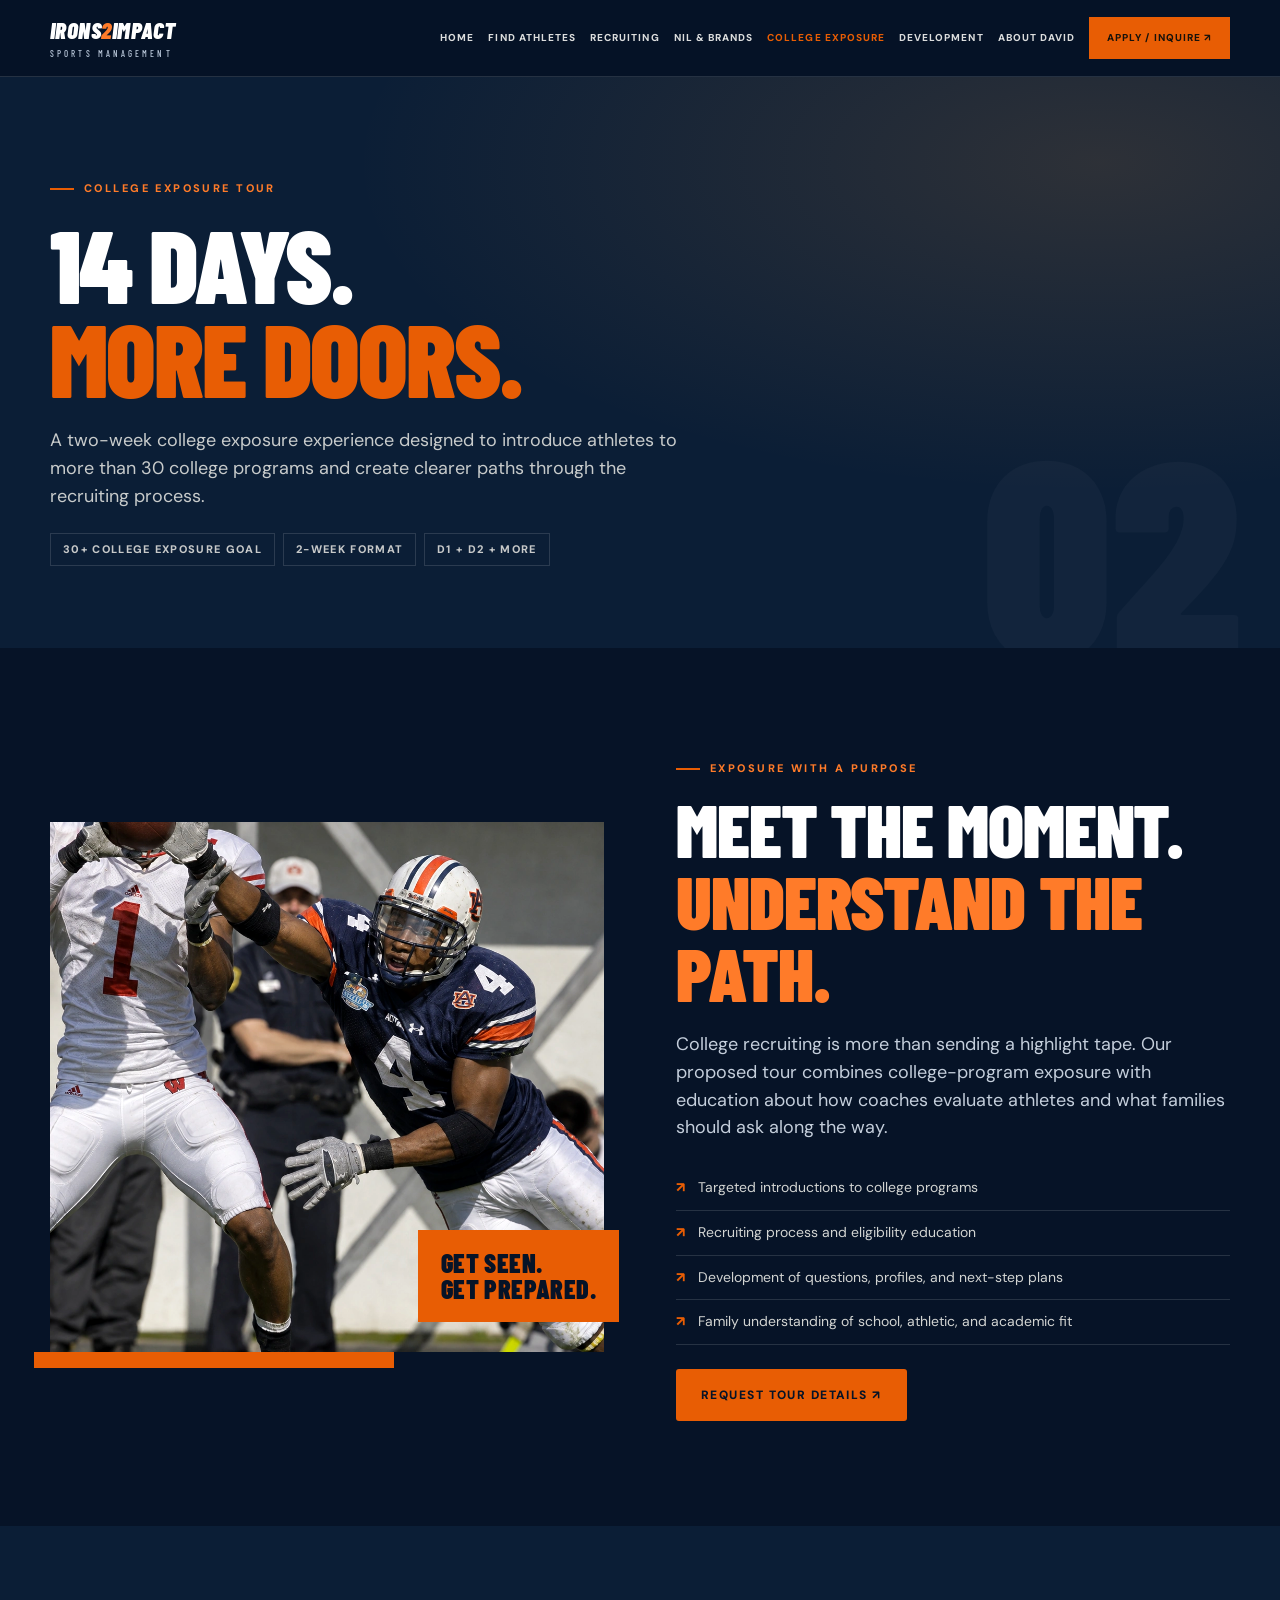
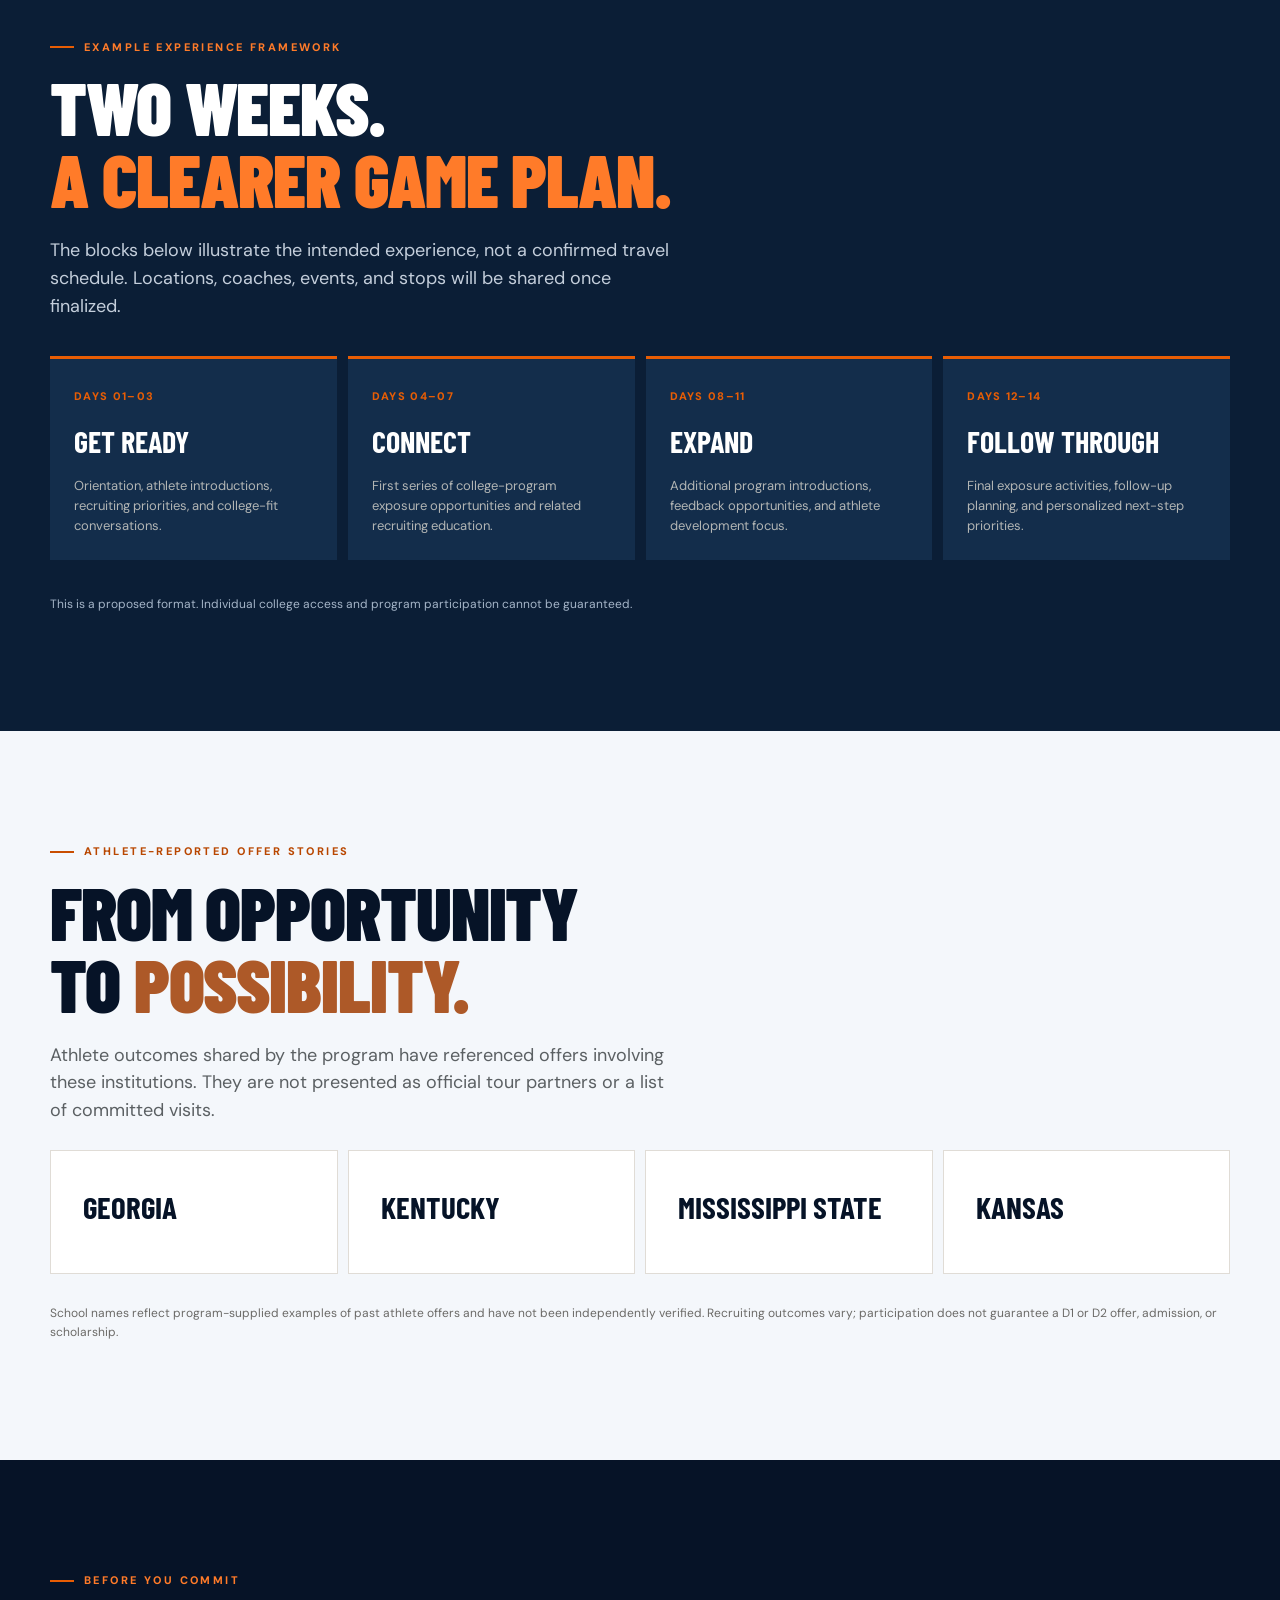
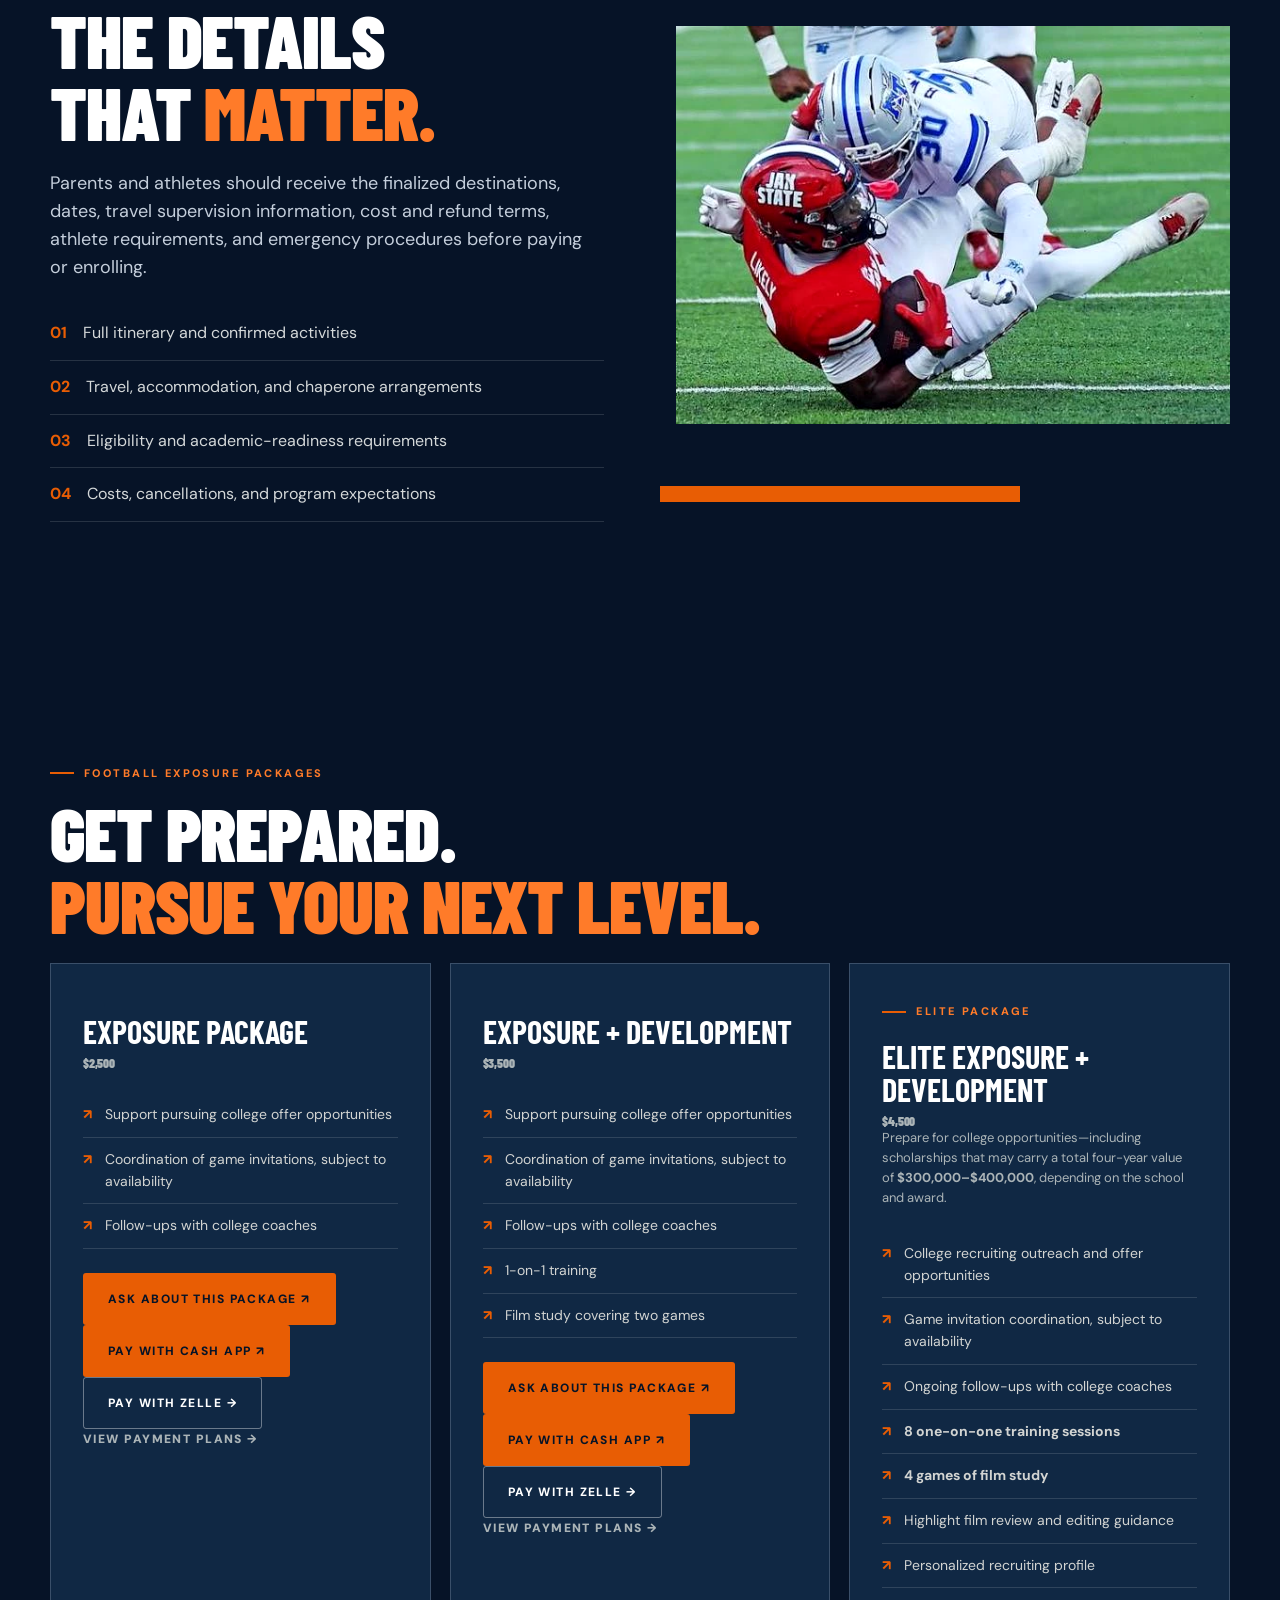
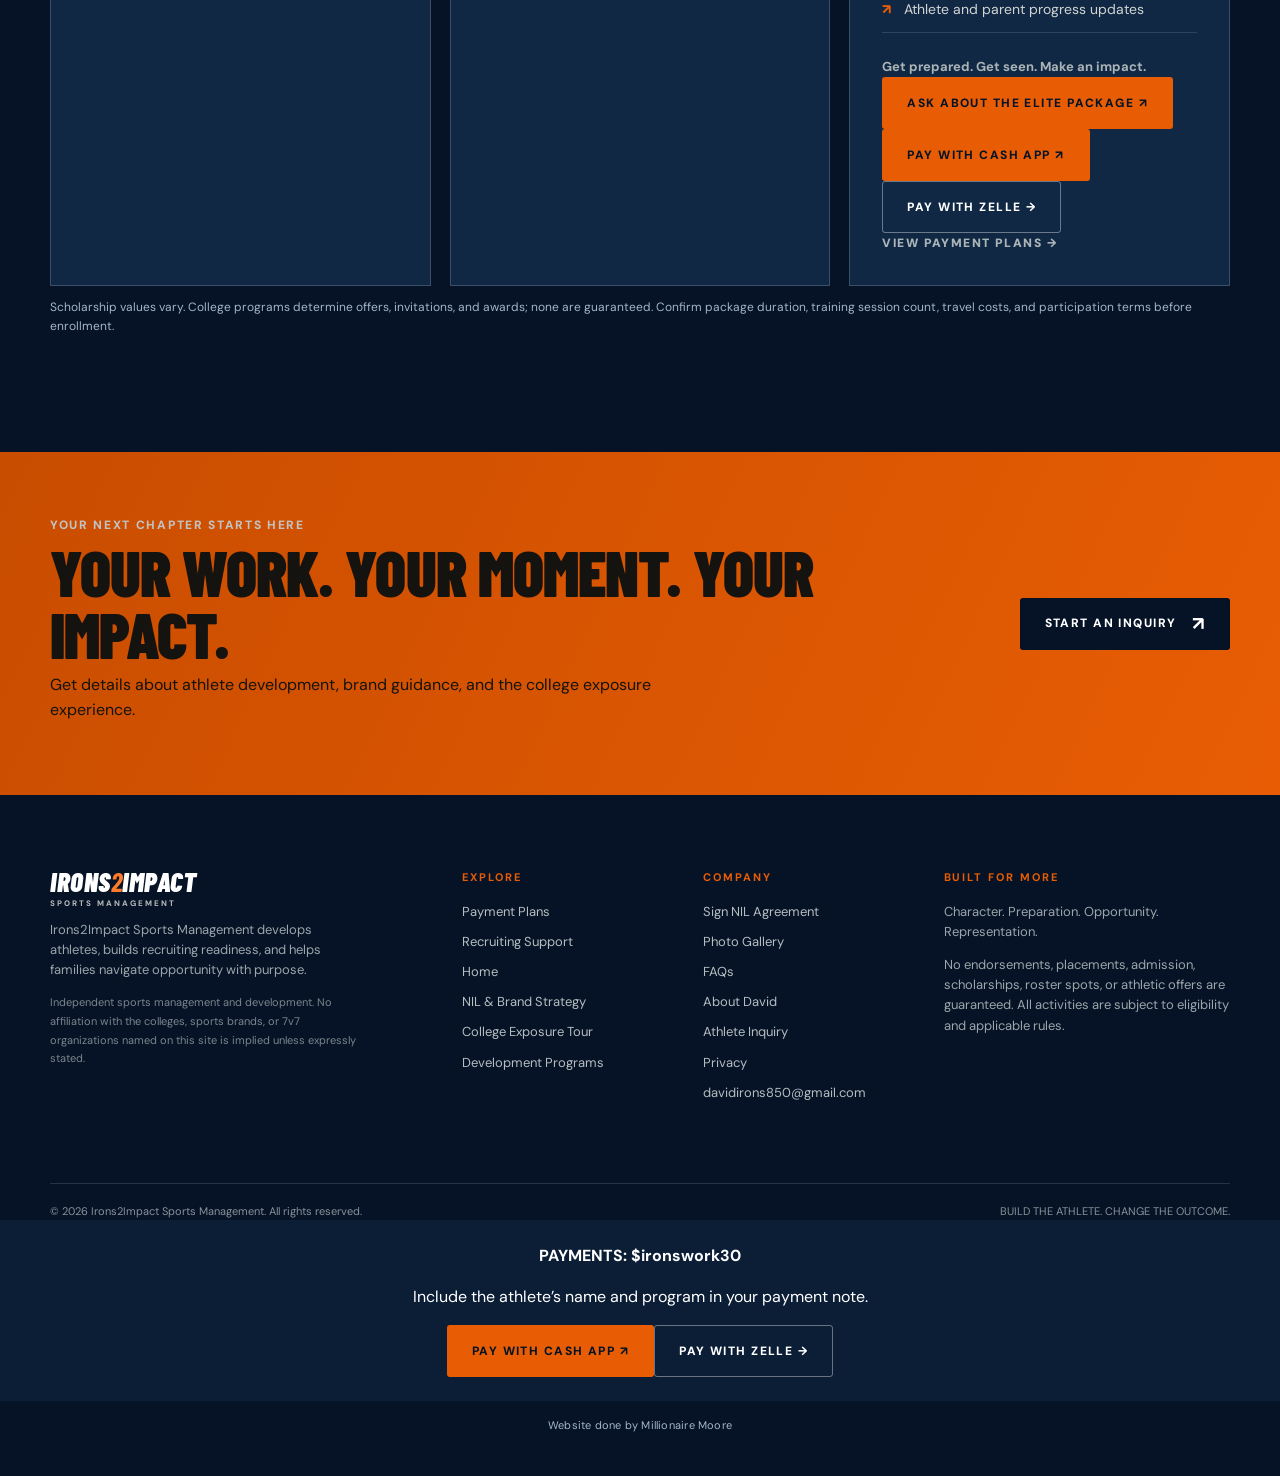
<file: tour.html>
<!doctype html><html lang="en"><head><meta charset="utf-8"><meta name="viewport" content="width=device-width, initial-scale=1"><meta name="theme-color" content="#061327"><meta name="description" content="Explore the proposed Irons2Impact 14-day college exposure program targeting introductions to 30+ colleges and recruiting education."><meta property="og:type" content="website"><meta property="og:title" content="Two-Week College Exposure Tour"><meta property="og:description" content="Explore the proposed Irons2Impact 14-day college exposure program targeting introductions to 30+ colleges and recruiting education."><meta property="og:image" content="assets/images/football-action.webp"><title>Two-Week College Exposure Tour | Irons2Impact Sports Management</title><link rel="icon" type="image/svg+xml" href="assets/favicon.svg"><link rel="stylesheet" href="assets/css/styles.css"></head><body><a class="skip-link" href="#main">Skip to content</a><header class="site-header"><div class="container header-inner"><a class="header-wordmark" href="index.html" aria-label="Irons2Impact home">IRONS<span>2</span>IMPACT<small>SPORTS MANAGEMENT</small></a><button class="menu-button" aria-label="Open navigation" aria-expanded="false" aria-controls="primary-nav" data-menu-button><svg viewBox="0 0 24 24" fill="none" stroke="currentColor" stroke-width="2" aria-hidden="true"><path d="M3 6h18M3 12h18M3 18h18"/></svg></button><nav class="nav-links" id="primary-nav" aria-label="Main navigation" data-menu><a href="index.html">Home</a><a href="athletes.html">Find Athletes</a><a href="recruiting.html">Recruiting</a><a href="nil.html">NIL & Brands</a><a href="tour.html" aria-current="page">College Exposure</a><a href="development.html">Development</a><a href="about.html">About David</a><a href="apply.html" class="nav-apply">Apply / Inquire ↗</a></nav></div></header><main id="main"><section class="page-hero"><span class="page-number" aria-hidden="true">02</span><div class="container"><span class="eyebrow">COLLEGE EXPOSURE TOUR</span><h1 class="display">14 DAYS.<br><span class="accent">MORE DOORS.</span></h1><p>A two-week college exposure experience designed to introduce athletes to more than 30 college programs and create clearer paths through the recruiting process.</p><div class="subnav"><span>30+ COLLEGE EXPOSURE GOAL</span><span>2-WEEK FORMAT</span><span>D1 + D2 + MORE</span></div></div></section><section class="section"><div class="container split"><div class="visual"><img src="assets/images/football-action.webp" alt="Football player in a competitive game" loading="lazy"><span class="angle-accent"></span><span class="visual-note">GET SEEN.<br>GET PREPARED.</span></div><div><span class="eyebrow">EXPOSURE WITH A PURPOSE</span><h2 class="section-title">MEET THE MOMENT.<br><span class="accent">UNDERSTAND THE PATH.</span></h2><p class="section-lead">College recruiting is more than sending a highlight tape. Our proposed tour combines college-program exposure with education about how coaches evaluate athletes and what families should ask along the way.</p><ul class="check-list"><li>Targeted introductions to college programs</li><li>Recruiting process and eligibility education</li><li>Development of questions, profiles, and next-step plans</li><li>Family understanding of school, athletic, and academic fit</li></ul><a href="apply.html" class="btn btn-primary">Request tour details ↗</a></div></div></section><section class="section section--mid"><div class="container"><span class="eyebrow">EXAMPLE EXPERIENCE FRAMEWORK</span><h2 class="section-title">TWO WEEKS.<br><span class="accent">A CLEARER GAME PLAN.</span></h2><p class="section-lead">The blocks below illustrate the intended experience, not a confirmed travel schedule. Locations, coaches, events, and stops will be shared once finalized.</p><div class="timeline"><div class="time-item"><span>Days 01–03</span><h3>GET READY</h3><p>Orientation, athlete introductions, recruiting priorities, and college-fit conversations.</p></div><div class="time-item"><span>Days 04–07</span><h3>CONNECT</h3><p>First series of college-program exposure opportunities and related recruiting education.</p></div><div class="time-item"><span>Days 08–11</span><h3>EXPAND</h3><p>Additional program introductions, feedback opportunities, and athlete development focus.</p></div><div class="time-item"><span>Days 12–14</span><h3>FOLLOW THROUGH</h3><p>Final exposure activities, follow-up planning, and personalized next-step priorities.</p></div></div><p class="tiny">This is a proposed format. Individual college access and program participation cannot be guaranteed.</p></div></section><section class="section section--light"><div class="container"><span class="eyebrow">ATHLETE-REPORTED OFFER STORIES</span><h2 class="section-title">FROM OPPORTUNITY<br>TO <span style="color:#ad5928">POSSIBILITY.</span></h2><p class="section-lead">Athlete outcomes shared by the program have referenced offers involving these institutions. They are not presented as official tour partners or a list of committed visits.</p><div class="opportunities" style="margin-top:25px"><div class="light-card"><h3>GEORGIA</h3></div><div class="light-card"><h3>KENTUCKY</h3></div><div class="light-card"><h3>MISSISSIPPI STATE</h3></div><div class="light-card"><h3>KANSAS</h3></div></div><p class="disclaimer">School names reflect program-supplied examples of past athlete offers and have not been independently verified. Recruiting outcomes vary; participation does not guarantee a D1 or D2 offer, admission, or scholarship.</p></div></section><section class="section"><div class="container split"><div><span class="eyebrow">BEFORE YOU COMMIT</span><h2 class="section-title">THE DETAILS<br>THAT <span class="accent">MATTER.</span></h2><p class="section-lead">Parents and athletes should receive the finalized destinations, dates, travel supervision information, cost and refund terms, athlete requirements, and emergency procedures before paying or enrolling.</p><ul class="simple-list"><li><b>01</b> Full itinerary and confirmed activities</li><li><b>02</b> Travel, accommodation, and chaperone arrangements</li><li><b>03</b> Eligibility and academic-readiness requirements</li><li><b>04</b> Costs, cancellations, and program expectations</li></ul></div><div class="visual"><img src="assets/images/football-tackle.webp" alt="Action during a college football game" loading="lazy"><span class="angle-accent"></span></div></div></section><section class="section" id="exposure-packages"><div class="container"><span class="eyebrow">FOOTBALL EXPOSURE PACKAGES</span><h2 class="section-title">GET PREPARED.<br><span class="accent">PURSUE YOUR NEXT LEVEL.</span></h2><div class="detail-grid" style="grid-template-columns:repeat(auto-fit,minmax(min(100%,280px),1fr))"><article class="detail-tile"><h3>EXPOSURE PACKAGE</h3><p class="section-title">$2,500</p><ul class="check-list"><li>Support pursuing college offer opportunities</li><li>Coordination of game invitations, subject to availability</li><li>Follow-ups with college coaches</li></ul><a href="apply.html" class="btn btn-primary">Ask about this package ↗</a><a href="https://cash.app/$ironswork30" class="btn btn-primary" target="_blank" rel="noopener noreferrer">Pay with Cash App ↗</a><a class="btn btn-outline" href="payments.html#zelle">Pay with Zelle →</a><p><a class="text-link" href="payments.html?total=2500">View Payment Plans →</a></p></article><article class="detail-tile"><h3>EXPOSURE + DEVELOPMENT</h3><p class="section-title">$3,500</p><ul class="check-list"><li>Support pursuing college offer opportunities</li><li>Coordination of game invitations, subject to availability</li><li>Follow-ups with college coaches</li><li>1-on-1 training</li><li>Film study covering two games</li></ul><a href="apply.html" class="btn btn-primary">Ask about this package ↗</a><a href="https://cash.app/$ironswork30" class="btn btn-primary" target="_blank" rel="noopener noreferrer">Pay with Cash App ↗</a><a class="btn btn-outline" href="payments.html#zelle">Pay with Zelle →</a><p><a class="text-link" href="payments.html?total=3500">View Payment Plans →</a></p></article><article class="detail-tile"><span class="eyebrow">ELITE PACKAGE</span><h3>ELITE EXPOSURE + DEVELOPMENT</h3><p class="section-title">$4,500</p><p>Prepare for college opportunities—including scholarships that may carry a total four-year value of <strong>$300,000–$400,000</strong>, depending on the school and award.</p><ul class="check-list"><li>College recruiting outreach and offer opportunities</li><li>Game invitation coordination, subject to availability</li><li>Ongoing follow-ups with college coaches</li><li><strong>8 one-on-one training sessions</strong></li><li><strong>4 games of film study</strong></li><li>Highlight film review and editing guidance</li><li>Personalized recruiting profile</li><li>Athlete and parent progress updates</li></ul><p><strong>Get prepared. Get seen. Make an impact.</strong></p><a href="apply.html" class="btn btn-primary">Ask about the elite package ↗</a><a href="https://cash.app/$ironswork30" class="btn btn-primary" target="_blank" rel="noopener noreferrer">Pay with Cash App ↗</a><a class="btn btn-outline" href="payments.html#zelle">Pay with Zelle →</a><p><a class="text-link" href="payments.html?total=4500">View Payment Plans →</a></p></article></div><p class="tiny">Scholarship values vary. College programs determine offers, invitations, and awards; none are guaranteed. Confirm package duration, training session count, travel costs, and participation terms before enrollment.</p></div></section></main><section class="cta-band"><div class="container cta-inner"><div><div class="kicker">YOUR NEXT CHAPTER STARTS HERE</div><h2 class="section-title">YOUR WORK. YOUR MOMENT. YOUR IMPACT.</h2><p>Get details about athlete development, brand guidance, and the college exposure experience.</p></div><a href="apply.html" class="btn btn-dark">Start an inquiry <span class="arrow">↗</span></a></div></section><footer class="site-footer"><div class="container"><div class="footer-grid"><div><a class="brand" href="index.html" aria-label="Irons2Impact Sports Management home"><span class="brand-text">IRONS<b>2</b>IMPACT<small>SPORTS MANAGEMENT</small></span></a><p>Irons2Impact Sports Management develops athletes, builds recruiting readiness, and helps families navigate opportunity with purpose.</p><div class="footer-note">Independent sports management and development. No affiliation with the colleges, sports brands, or 7v7 organizations named on this site is implied unless expressly stated.</div></div><div><h4>Explore</h4><a href="payments.html">Payment Plans</a><a href="recruiting.html">Recruiting Support</a><a href="index.html">Home</a><a href="nil.html">NIL & Brand Strategy</a><a href="tour.html">College Exposure Tour</a><a href="development.html">Development Programs</a></div><div><h4>Company</h4><a href="nil-agreement.html">Sign NIL Agreement</a><a href="gallery.html">Photo Gallery</a><a href="faq.html">FAQs</a><a href="about.html">About David</a><a href="apply.html">Athlete Inquiry</a><a href="privacy.html">Privacy</a><a href="mailto:davidirons850@gmail.com" data-contact-address>Email us</a></div><div><h4>Built for more</h4><p>Character. Preparation. Opportunity. Representation.</p><p>No endorsements, placements, admission, scholarships, roster spots, or athletic offers are guaranteed. All activities are subject to eligibility and applicable rules.</p></div></div><div class="footer-bottom"><span>© <span data-year>2026</span> Irons2Impact Sports Management. All rights reserved.</span><span>BUILD THE ATHLETE. CHANGE THE OUTCOME.</span></div></div><div class="cashapp-payment" style="padding:24px;text-align:center;background:#09172a;color:white"><strong>PAYMENTS: $ironswork30</strong><p>Include the athlete’s name and program in your payment note.</p><a href="https://cash.app/$ironswork30" class="btn btn-primary" target="_blank" rel="noopener noreferrer">Pay with Cash App ↗</a><a class="btn btn-outline" href="payments.html#zelle">Pay with Zelle →</a></div><p class="designer-credit">Website done by Millionaire Moore</p></footer><script src="assets/js/config.js"></script><script src="assets/js/main.js" defer></script></body></html>
</file>
<file: assets/css/styles.css>
@import url('https://fonts.googleapis.com/css2?family=Barlow+Condensed:wght@500;600;700;800;900&family=DM+Sans:wght@400;500;600;700;800&display=swap');
:root{--ink:#061327;--ink2:#0b1e36;--panel:#102844;--steel:#8e9aa4;--line:rgba(255,255,255,.13);--cream:#f4f7fb;--white:#fff;--ember:#e85d04;--ember2:#c94d00;--soft:#c9c9c4;--container:1180px;--font-body:'DM Sans',Arial,sans-serif;--font-display:'Barlow Condensed',Impact,'Arial Narrow',sans-serif}
*{box-sizing:border-box}html{scroll-behavior:smooth}body{margin:0;background:var(--ink);color:var(--white);font-family:var(--font-body);font-size:16px;line-height:1.55}img{max-width:100%;display:block}a{color:inherit;text-decoration:none}button,input,select,textarea{font:inherit}button{cursor:pointer}a:focus-visible,button:focus-visible,input:focus-visible,select:focus-visible,textarea:focus-visible,summary:focus-visible{outline:3px solid var(--ember);outline-offset:4px}::selection{background:var(--ember);color:var(--ink)}.container{width:min(calc(100% - 44px),var(--container));margin-inline:auto}.skip-link{position:absolute;top:-60px;left:12px;z-index:1000;background:var(--ember);color:#101010;padding:12px}.skip-link:focus{top:10px}
.eyebrow{display:inline-flex;align-items:center;gap:10px;color:var(--ember);font-size:11px;text-transform:uppercase;letter-spacing:.22em;font-weight:800}.eyebrow::before{content:'';width:24px;height:2px;background:var(--ember)}.kicker{font-size:12px;font-weight:800;text-transform:uppercase;letter-spacing:.14em;color:#c1c2c3}.display{font-family:var(--font-display);text-transform:uppercase;line-height:.92;font-size:clamp(58px,8vw,114px);font-weight:900;letter-spacing:-.02em;margin:18px 0 23px}.display .accent,.accent{color:var(--ember)}.display .stroke{-webkit-text-stroke:1px #d8d9d9;color:transparent}.section-title{font-family:var(--font-display);font-size:clamp(46px,5.8vw,76px);text-transform:uppercase;font-weight:900;line-height:.97;letter-spacing:-.015em;margin:15px 0 22px}.section-lead{font-size:clamp(16px,1.5vw,18px);color:var(--soft);max-width:620px}.muted{color:var(--soft)}.tiny{font-size:12px;color:var(--steel)}.upper{font-family:var(--font-display);letter-spacing:.04em;text-transform:uppercase}.rule{height:1px;background:var(--line)}.btn{display:inline-flex;align-items:center;justify-content:center;gap:15px;min-height:52px;padding:13px 24px;font-size:12px;text-transform:uppercase;letter-spacing:.12em;font-weight:800;border:1px solid transparent;transition:background .2s,transform .2s,border-color .2s;white-space:normal;text-align:center}.btn:hover{transform:translateY(-2px)}.btn-primary{background:var(--ember);color:#17120c}.btn-primary:hover{background:#ff7b29}.btn-outline{border-color:rgba(255,255,255,.38);background:transparent;color:#fff}.btn-outline:hover{border-color:var(--ember)}.btn-dark{background:#111;color:#fff}.arrow{font-size:19px;line-height:1}.actions{display:flex;flex-wrap:wrap;gap:12px;margin-top:28px}.tag{display:inline-flex;align-items:center;border:1px solid rgba(255,255,255,.22);padding:6px 11px;text-transform:uppercase;letter-spacing:.1em;font-size:10px;font-weight:800;color:#d8d8d8}
.site-header{position:sticky;top:0;z-index:50;background:rgba(6,19,39,.97);border-bottom:1px solid var(--line);backdrop-filter:blur(16px)}.header-inner{height:84px;display:flex;align-items:center;justify-content:space-between;gap:20px}.brand{display:inline-flex;align-items:center;gap:11px;flex-shrink:0}.brand-icon{width:51px;height:51px}.brand-text{font-family:var(--font-display);line-height:.92;font-size:27px;letter-spacing:.012em;font-weight:900;text-transform:uppercase}.brand-text b{color:var(--ember)}.brand-text small{display:block;color:#b6b8b7;letter-spacing:.25em;font-family:var(--font-body);font-size:8px;margin-top:6px;font-weight:800}.nav-links{display:flex;align-items:center;gap:25px}.nav-links a{font-size:11px;letter-spacing:.105em;text-transform:uppercase;font-weight:800;color:#dcdddd;transition:color .2s}.nav-links a:hover,.nav-links a[aria-current='page']{color:var(--ember)}.nav-links .nav-apply{background:var(--ember);color:#17120b;padding:13px 18px}.nav-links .nav-apply:hover,.nav-links .nav-apply[aria-current='page']{color:#121212;background:#ff7b29}.menu-button{display:none;background:transparent;border:1px solid var(--line);padding:10px;color:white;width:44px;height:44px;align-items:center;justify-content:center}.menu-button svg{width:23px}
.hero{background:radial-gradient(ellipse at 83% 35%,rgba(228,108,54,.10),transparent 45%),linear-gradient(#061327,#0b1e36);position:relative;overflow:hidden}.hero::before,.dark-texture::before{content:'';position:absolute;inset:0;pointer-events:none;opacity:.19;background-image:linear-gradient(115deg,transparent 0 48%,rgba(255,255,255,.06) 48.05% 48.15%,transparent 48.2%),repeating-linear-gradient(0deg,transparent 0 58px,rgba(255,255,255,.045) 59px 60px)}.hero-grid{min-height:670px;display:grid;grid-template-columns:1.05fr .95fr;align-items:center;gap:24px;padding:70px 0 82px;position:relative}.hero-copy{position:relative;z-index:2}.hero-copy .display{font-size:clamp(70px,8.9vw,128px)}.hero-copy>p{color:#babfc0;max-width:540px;font-size:16px}.hero-photo-layout{position:relative;height:565px;min-width:0}.photo-frame{overflow:hidden;position:absolute;background:#23282e;box-shadow:0 22px 70px rgba(0,0,0,.55)}.photo-frame img{height:100%;width:100%;object-fit:cover}.hero-photo-main{right:12px;top:10px;width:66%;height:455px;transform:rotate(2deg);border:9px solid #132d4b}.hero-photo-main img{object-position:center 29%}.hero-photo-side{left:0;top:85px;width:44%;height:275px;transform:rotate(-6deg);border:8px solid #132d4b}.hero-photo-side img{object-position:center}.hero-photo-bottom{left:20%;top:338px;width:56%;height:182px;transform:rotate(-3deg);border:8px solid #132d4b}.hero-photo-bottom img{object-position:45% 50%}.hero-impact-seal{position:absolute;top:2px;left:7%;z-index:3;display:grid;place-items:center;width:111px;height:111px;border-radius:50%;border:1px solid var(--ember);background:var(--ink);color:var(--ember);font-family:var(--font-display);font-size:22px;line-height:.83;text-align:center;font-weight:900;transform:rotate(-13deg);box-shadow:0 0 0 8px #0b1e36}.hero-impact-seal span{font-size:13px;letter-spacing:.12em}.hero-micro{display:flex;flex-wrap:wrap;gap:16px;margin-top:42px}.hero-micro span{display:inline-flex;align-items:center;gap:8px;color:#bcc0c0;font-size:11px;font-weight:700;text-transform:uppercase;letter-spacing:.07em}.hero-micro span::before{content:'+';color:var(--ember);font-size:17px;font-weight:900}
.metrics{border-top:1px solid var(--line);border-bottom:1px solid var(--line);background:#0b1e36}.metric-grid{display:grid;grid-template-columns:repeat(3,1fr)}.metric{padding:28px 34px;border-right:1px solid var(--line)}.metric:first-child{padding-left:0}.metric:last-child{border:0}.metric strong{display:block;font-family:var(--font-display);font-weight:900;font-size:56px;line-height:1;color:var(--ember);letter-spacing:-.01em}.metric span{display:block;font-size:11px;letter-spacing:.1em;font-weight:800;text-transform:uppercase;color:#d1d3d4;margin-top:8px}.metric small{display:block;color:var(--steel);margin-top:5px;font-size:11px}
.section{padding:105px 0;position:relative}.section--light{background:var(--cream);color:var(--ink)}.section--light .section-lead,.section--light .muted{color:#5b6063}.section--light .eyebrow{color:#c94d00}.section--light .eyebrow::before{background:#c94d00}.section--mid{background:#0b1e36}.section-head{display:flex;align-items:end;justify-content:space-between;gap:30px;margin-bottom:37px}.section-head .section-title{max-width:780px;margin-bottom:0}.section-head>p{max-width:350px;color:var(--soft);margin-bottom:6px}.cards{display:grid;grid-template-columns:repeat(4,1fr);gap:15px}.service-card{display:flex;flex-direction:column;position:relative;min-height:332px;padding:26px;background:#132d4b;border:1px solid rgba(255,255,255,.1);overflow:hidden;transition:border-color .2s,transform .2s}.service-card:hover{border-color:var(--ember);transform:translateY(-4px)}.service-card .service-count{font-family:var(--font-display);font-size:46px;color:#404950;font-weight:800}.service-card h3{font-family:var(--font-display);font-size:31px;line-height:1.03;text-transform:uppercase;margin:auto 0 13px}.service-card p{font-size:13px;color:#abb3b6;margin:0 0 28px}.service-card .service-arrow{margin-top:auto;color:var(--ember);font-size:26px}.service-card .service-icon{position:absolute;right:22px;top:25px;color:#738087;font-size:32px}.service-card:nth-child(2){background:#262a2d}.service-card:nth-child(3){background:#252322}.service-card:nth-child(4){background:#1c2528}
.split{display:grid;grid-template-columns:1fr 1fr;gap:72px;align-items:center}.visual{position:relative;min-height:460px}.visual img{width:100%;height:100%;max-height:530px;object-fit:cover;filter:contrast(1.06)}.visual .angle-accent{position:absolute;left:-16px;bottom:-16px;width:65%;height:16px;background:var(--ember)}.visual .visual-note{position:absolute;right:-15px;bottom:30px;background:var(--ember);padding:20px 23px;max-width:235px;color:var(--ink);font-weight:900;font-family:var(--font-display);font-size:26px;line-height:1;letter-spacing:.015em;text-transform:uppercase}.check-list{list-style:none;margin:24px 0;padding:0}.check-list li{display:flex;gap:13px;padding:11px 0;border-bottom:1px solid var(--line);font-size:14px;color:#d2d4d2}.check-list li::before{content:'↗';color:var(--ember);font-weight:900}.section--light .check-list li{border-color:#d4d2ce;color:#353638}.section--light .check-list li::before{color:#c94d00}.brand-names{display:flex;flex-wrap:wrap;align-items:center;gap:12px;margin-top:24px}.brand-names span{border:1px solid #cfcac4;padding:11px 15px;font-family:var(--font-display);font-weight:800;text-transform:uppercase;font-size:20px;letter-spacing:.035em}.disclaimer{font-size:12px;line-height:1.6;color:#6b6a67;margin-top:18px}.opportunities{display:grid;grid-template-columns:repeat(4,1fr);gap:10px;margin:30px 0}.opportunity{border:1px solid rgba(255,255,255,.2);padding:20px;background:#222327}.opportunity span{display:block;color:var(--ember);font-size:10px;letter-spacing:.14em;text-transform:uppercase;font-weight:800}.opportunity strong{display:block;font-family:var(--font-display);font-size:27px;line-height:1.05;margin-top:9px;text-transform:uppercase}.overline-block{border-left:3px solid var(--ember);padding-left:20px;margin:28px 0;color:#cbd0d0;font-size:15px}
.feature-grid{display:grid;grid-template-columns:1fr 1fr;gap:18px}.feature{position:relative;min-height:520px;overflow:hidden;background:#132d4b}.feature img{position:absolute;width:100%;height:100%;object-fit:cover;filter:brightness(.58);transition:transform .5s}.feature:hover img{transform:scale(1.055)}.feature::after{content:'';position:absolute;inset:0;background:linear-gradient(180deg,transparent 20%,rgba(0,0,0,.9) 100%)}.feature-content{position:absolute;z-index:2;bottom:34px;left:34px;right:34px}.feature-content h3{font-family:var(--font-display);font-size:clamp(38px,5vw,62px);line-height:.95;text-transform:uppercase;margin:12px 0}.feature-content p{color:#e4e5e5;font-size:14px;max-width:460px}.feature-content .text-link{color:var(--ember)}.text-link{display:inline-flex;align-items:center;gap:10px;font-size:12px;text-transform:uppercase;letter-spacing:.12em;font-weight:900}.text-link:hover{text-decoration:underline}.quote-panel{padding:70px 55px;background:#102844;border-left:6px solid var(--ember);position:relative}.quote-panel blockquote{font-family:var(--font-display);font-size:clamp(34px,4.3vw,59px);line-height:1.04;font-weight:800;text-transform:uppercase;margin:0;max-width:900px}.quote-panel .quote-label{margin-top:24px;color:var(--ember);font-size:11px;text-transform:uppercase;letter-spacing:.16em;font-weight:800}.steps{display:grid;grid-template-columns:repeat(4,1fr);gap:18px}.step{border-top:2px solid var(--ember);padding:24px 12px 20px 0}.step-num{font-family:var(--font-display);font-size:52px;line-height:1;color:#ff7b29}.step h3{font-family:var(--font-display);text-transform:uppercase;font-size:29px;line-height:1.1;margin:16px 0}.step p{color:#b2b8b9;font-size:13px;margin:0}.faq{max-width:880px;margin-inline:auto}.faq details{border-bottom:1px solid rgba(255,255,255,.22);padding:17px 0}.faq summary{list-style:none;display:flex;justify-content:space-between;align-items:center;gap:20px;cursor:pointer;font-weight:800;font-size:16px}.faq summary::-webkit-details-marker{display:none}.faq summary::after{content:'+';font-size:28px;font-weight:400;color:var(--ember)}.faq details[open] summary::after{content:'−'}.faq details p{color:#b5bbbd;margin:12px 45px 7px 0;font-size:14px}.cta-band{background:linear-gradient(110deg,#e85d04,#e85d04);color:#15130f;padding:64px 0}.cta-inner{display:flex;align-items:center;justify-content:space-between;gap:28px}.cta-band .section-title{margin:6px 0;font-size:clamp(42px,5vw,67px)}.cta-band p{max-width:610px;margin:8px 0}.cta-band .btn-dark{flex-shrink:0}
.page-hero{padding:96px 0 82px;position:relative;overflow:hidden;background:radial-gradient(ellipse at 86% 15%,rgba(241,155,63,.15),transparent 48%),#0b1e36}.page-hero .container{position:relative}.page-hero .display{font-size:clamp(65px,8vw,112px);max-width:950px}.page-hero p{max-width:650px;color:#c8cbcb;font-size:18px}.page-number{position:absolute;right:3%;bottom:-40px;font-family:var(--font-display);font-weight:900;font-size:280px;line-height:1;color:rgba(255,255,255,.027);pointer-events:none}.subnav{display:flex;gap:8px;margin:22px 0 0;flex-wrap:wrap}.subnav span{font-size:11px;color:#c7c9c9;text-transform:uppercase;font-weight:800;letter-spacing:.12em;border:1px solid var(--line);padding:7px 12px}.detail-grid{display:grid;grid-template-columns:repeat(3,1fr);gap:19px}.detail-tile{background:#102844;border:1px solid var(--line);padding:32px;min-height:256px}.detail-tile .tile-icon{font-family:var(--font-display);font-size:54px;color:var(--ember);font-weight:800}.detail-tile h3{font-family:var(--font-display);font-size:32px;line-height:1.05;text-transform:uppercase;margin:19px 0 8px}.detail-tile p{color:#abb4b7;font-size:13px;margin:0}.timeline{margin:35px 0;display:grid;grid-template-columns:repeat(4,1fr);gap:11px}.timeline .time-item{background:#132d4b;border-top:3px solid var(--ember);padding:24px}.timeline .time-item span{color:var(--ember);font-size:11px;font-weight:800;text-transform:uppercase;letter-spacing:.12em}.timeline .time-item h3{font-family:var(--font-display);text-transform:uppercase;font-size:30px;line-height:1.08;margin:18px 0}.timeline .time-item p{font-size:13px;color:#b2b5b4;margin:0}.simple-list{list-style:none;padding:0;margin:25px 0}.simple-list li{padding:14px 0;border-bottom:1px solid var(--line);color:#d4d8d9}.simple-list li b{color:var(--ember);margin-right:12px}.light-card{padding:32px;background:#fff;border:1px solid #e0dcd6}.light-card h3{font-family:var(--font-display);font-size:31px;text-transform:uppercase;margin:0 0 10px}.light-card p{color:#535658;font-size:14px}.mission-grid{display:grid;grid-template-columns:repeat(3,1fr);gap:17px}.mission-grid article{padding:30px;background:#102844;border-top:4px solid var(--ember)}.mission-grid h3{font-family:var(--font-display);font-size:32px;margin:0 0 12px;text-transform:uppercase}.mission-grid p{color:#b1b9bb;font-size:14px;margin:0}
.form-layout{display:grid;grid-template-columns:1.3fr .7fr;align-items:start;gap:32px}.form-card{background:#f4f7fb;color:#141414;padding:38px;border:1px solid #e9eff6}.form-card h2{font-family:var(--font-display);text-transform:uppercase;font-size:48px;line-height:1;margin:0 0 11px}.form-card p{color:#515657;font-size:13px}.form-grid{display:grid;grid-template-columns:repeat(2,1fr);gap:16px}.field{display:flex;flex-direction:column;gap:7px}.field.full{grid-column:1/-1}.field label{font-size:11px;text-transform:uppercase;letter-spacing:.09em;color:#303739;font-weight:800}.field input,.field select,.field textarea{border:1px solid #c9c9c5;border-radius:0;width:100%;background:#fff;color:#151515;padding:13px 12px;min-height:47px}.field textarea{resize:vertical;min-height:125px}.check-field{display:flex;gap:11px;align-items:flex-start;margin:20px 0;color:#3f4547;font-size:12px}.check-field input{margin-top:4px;accent-color:#e85d04}.form-buttons{display:flex;flex-wrap:wrap;gap:10px}.status{padding:12px 15px;margin-top:16px;font-size:13px;display:none}.status.is-visible{display:block}.status.info{background:#e5eff3;color:#203544}.status.success{background:#e0efde;color:#183b1d}.status.error{background:#f9e4df;color:#76311f}.contact-aside{background:#102844;padding:32px;border:1px solid var(--line)}.contact-aside h3{font-family:var(--font-display);font-size:37px;line-height:1.03;text-transform:uppercase;margin:15px 0}.contact-aside p{font-size:13px;color:#abb5b8}.contact-aside .aside-item{border-top:1px solid var(--line);padding:19px 0;font-size:13px;color:#d6dddd}.contact-aside .aside-item strong{display:block;color:var(--ember);font-size:11px;letter-spacing:.1em;text-transform:uppercase;margin-bottom:5px}.privacy-body{max-width:790px}.privacy-body h2{font-family:var(--font-display);text-transform:uppercase;font-size:36px;margin:32px 0 9px}.privacy-body p,.privacy-body li{color:#c6ccce;font-size:15px}
.site-footer{background:#061327;padding:74px 0 25px}.footer-grid{display:grid;grid-template-columns:1.3fr .7fr .7fr 1fr;gap:40px;margin-bottom:70px}.footer-grid h4{font-size:11px;text-transform:uppercase;letter-spacing:.18em;color:var(--ember);margin:0 0 16px}.footer-grid p{color:#9ca5a9;font-size:13px;max-width:310px}.footer-grid a:not(.brand){display:block;color:#b5bdbf;font-size:13px;margin:10px 0}.footer-grid a:not(.brand):hover{color:var(--ember)}.footer-bottom{padding-top:19px;border-top:1px solid var(--line);display:flex;flex-wrap:wrap;gap:10px;justify-content:space-between;color:#899298;font-size:11px}.footer-note{font-size:11px;color:#7c858b;max-width:320px;line-height:1.7}.fade-up{opacity:0;transform:translateY(15px);transition:opacity .6s ease,transform .6s ease}.fade-up.in-view{opacity:1;transform:none}
@media(max-width:1150px){.nav-links{gap:13px}.nav-links a{font-size:10px}.brand-text{font-size:23px}.brand-icon{width:42px;height:42px}.hero-grid{grid-template-columns:1.06fr .94fr}.hero-copy .display{font-size:clamp(62px,8vw,100px)}.cards{grid-template-columns:repeat(2,1fr)}.service-card{min-height:285px}.split{gap:42px}}
@media(max-width:900px){.header-inner{height:73px}.menu-button{display:inline-flex}.nav-links{display:none;position:absolute;top:73px;left:0;right:0;background:#0b1e36;padding:15px 22px 25px;border-bottom:1px solid var(--line);flex-direction:column;align-items:stretch;gap:0;box-shadow:0 20px 50px rgba(0,0,0,.5)}.nav-links.open{display:flex}.nav-links a{padding:14px 7px;font-size:12px;border-bottom:1px solid var(--line)}.nav-links .nav-apply{text-align:center;margin-top:13px}.hero-grid{grid-template-columns:1fr;padding:69px 0 35px;min-height:auto}.hero-photo-layout{height:420px;width:min(100%,580px);margin:0 auto}.hero-photo-main{right:8%;height:335px}.hero-photo-side{top:42px;left:6%;height:220px}.hero-photo-bottom{top:260px;height:145px}.hero-impact-seal{left:9%;width:90px;height:90px;font-size:19px}.split{grid-template-columns:1fr;gap:44px}.visual{min-height:350px}.visual img{max-height:500px}.detail-grid{grid-template-columns:repeat(2,1fr)}.timeline{grid-template-columns:repeat(2,1fr)}.opportunities{grid-template-columns:repeat(2,1fr)}.footer-grid{grid-template-columns:repeat(2,1fr)}.form-layout{grid-template-columns:1fr}.section{padding:80px 0}}
@media(max-width:600px){.container{width:min(calc(100% - 30px),var(--container))}.brand-text{font-size:21px}.brand-icon{width:38px;height:38px}.hero-copy .display{font-size:clamp(62px,14vw,92px)}.display{font-size:clamp(58px,13vw,86px)}.hero-grid{padding:52px 0 15px}.hero-copy>p{font-size:14px}.hero-photo-layout{height:315px}.hero-photo-main{width:63%;height:275px;right:5%;border-width:5px}.hero-photo-side{width:45%;height:177px;top:46px;border-width:5px}.hero-photo-bottom{height:114px;top:191px;left:25%;border-width:5px}.hero-impact-seal{top:2px;left:6%;width:71px;height:71px;font-size:15px;box-shadow:0 0 0 4px #0b1e36}.hero-impact-seal span{font-size:10px}.hero-micro{margin-top:24px;gap:8px 14px}.hero-micro span{font-size:9px}.metric-grid{grid-template-columns:1fr 1fr}.metric{padding:21px 16px 23px}.metric:first-child{padding-left:0}.metric:nth-child(2){border:0}.metric:last-child{grid-column:span 2;border-top:1px solid var(--line);padding-left:0}.metric strong{font-size:42px}.metric span{font-size:9px}.section{padding:65px 0}.section-head{display:block}.section-head>p{margin-top:17px}.section-title{font-size:clamp(46px,11vw,70px)}.cards,.feature-grid,.detail-grid,.mission-grid,.steps,.timeline{grid-template-columns:1fr}.service-card{min-height:265px}.feature{min-height:425px}.feature-content{left:23px;right:23px;bottom:25px}.feature-content h3{font-size:46px}.quote-panel{padding:38px 25px}.quote-panel blockquote{font-size:36px}.step{padding-bottom:13px}.opportunities{grid-template-columns:1fr 1fr}.opportunity{padding:14px}.opportunity strong{font-size:22px}.cta-inner{display:block}.cta-inner .btn{margin-top:20px}.page-hero{padding:66px 0}.page-hero .display{font-size:clamp(62px,13vw,85px)}.page-hero p{font-size:15px}.page-number{font-size:150px}.form-card{padding:23px 18px}.form-grid{grid-template-columns:1fr}.field.full{grid-column:auto}.form-card h2{font-size:40px}.form-buttons .btn{width:100%}.footer-grid{grid-template-columns:1fr 1fr;gap:28px}.footer-grid>div:first-child{grid-column:1/-1}.footer-grid>div:last-child{grid-column:1/-1}.footer-bottom{display:block}}
@media(prefers-reduced-motion:reduce){html{scroll-behavior:auto}*,*::before,*::after{transition:none!important;animation:none!important}.fade-up{opacity:1;transform:none}}

/* Logo hero and photo story */
.impact-hero{background:radial-gradient(ellipse at 50% 40%,#213b58 0%,#0a1b31 46%,#050e1b 100%);text-align:center;padding:45px 0 34px;overflow:hidden}.impact-hero .eyebrow{color:#ff7b29;letter-spacing:.19em}.impact-logo{display:block;width:min(820px,92%);height:auto;margin:8px auto 0}.impact-hero h1{font-size:clamp(26px,3.5vw,48px);line-height:1.1;letter-spacing:-.035em;margin:0 0 14px;font-weight:900;color:white}.impact-hero h1 span{color:#ff7b29}.impact-hero p{color:#c4cedb;font-size:17px;margin:0 auto 22px}.impact-hero .actions{justify-content:center}.meet-link{display:inline-block;margin-top:25px;font-size:11px;letter-spacing:.17em;color:#b9c7da}.impact-photo-grid{display:grid;grid-template-columns:repeat(3,1fr);gap:20px;margin-top:30px}.impact-photo-grid figure{margin:0;position:relative;overflow:hidden;background:#0b1e34}.impact-photo-grid img{display:block;width:100%;height:340px;object-fit:cover}.impact-photo-grid figcaption{padding:18px;color:white;font-size:12px;letter-spacing:.12em;border-bottom:3px solid #e85d04}.impact-gallery{background:#0b1829}#founder{background:#071322}#founder .visual{order:-1}#founder .visual img{width:100%;max-height:570px!important;object-fit:cover!important;object-position:top}#founder .split{align-items:center} @media(max-width:700px){.impact-hero{padding-top:32px}.impact-hero .eyebrow{font-size:9px}.impact-logo{width:100%;margin:25px auto 20px}.impact-hero p{font-size:15px}.impact-photo-grid{grid-template-columns:1fr}.impact-photo-grid img{height:320px}.impact-hero .actions{gap:10px}.impact-hero .btn{font-size:12px;padding:14px 18px}}

.site-header .header-inner{justify-content:flex-end}

.recruit-filters{display:grid;grid-template-columns:2fr 1fr 1fr auto;gap:16px;align-items:end;margin:32px 0}.recruit-filters label,.recruit-request label{display:grid;gap:8px;font-size:13px;color:#dae3ed}.recruit-filters input,.recruit-filters select,.recruit-request input,.recruit-request textarea{width:100%;padding:14px;background:#101f32;color:#fff;border:1px solid #506078;border-radius:3px;font:inherit}.recruit-request{display:grid;gap:18px}.recruit-empty{border:1px solid #39506c;padding:48px;text-align:center}.recruit-empty p{max-width:620px;margin:16px auto 24px}.recruit-grid{display:grid;grid-template-columns:repeat(3,1fr);gap:20px}.recruit-grid .btn{margin-top:12px}.recruit-empty[hidden]{display:none}@media(max-width:850px){.recruit-filters{grid-template-columns:1fr 1fr}.recruit-grid{grid-template-columns:1fr 1fr}}@media(max-width:520px){.recruit-filters,.recruit-grid{grid-template-columns:1fr}.recruit-empty{padding:26px 18px}}

.site-header .header-inner{justify-content:space-between;min-height:76px;padding-top:12px;padding-bottom:12px}.header-wordmark{display:block;color:#fff;font-weight:900;font-size:23px;line-height:1;letter-spacing:-.8px;text-decoration:none;white-space:nowrap}.header-wordmark>span{color:#ff7b29}.header-wordmark small{display:block;font-size:9px;letter-spacing:3.1px;font-weight:500;margin-top:7px;color:#b9c7da}@media(max-width:1100px){.site-header .header-inner{gap:12px}.header-wordmark{font-size:20px}.header-wordmark small{font-size:8px;letter-spacing:2.6px}.site-header .nav-links{gap:13px}.site-header .nav-links a{font-size:11px}}@media(max-width:700px){.site-header .header-inner{min-height:68px;padding-top:10px;padding-bottom:10px}.header-wordmark{font-size:21px}.menu-button{width:42px;height:42px}}

/* Shared identity: navy enamel, burnt orange, white and cool silver. */
:root{--ink:#061327;--ink2:#0b1e36;--panel:#102844;--ember:#e85d04;--ember2:#c94d00;--soft:#c4cedb;--steel:#a5b5c8;--cream:#f4f7fb}.site-header{background:rgba(6,19,39,.97)}.site-header .header-inner{height:76px}.header-wordmark,.brand-text{font-family:var(--font-display);font-style:italic;font-weight:900;letter-spacing:.02em}.header-wordmark small,.brand-text small{font-style:normal}.header-wordmark>span,.brand-text b{color:#ff7b29}.btn-primary,.nav-apply{background:#e85d04;color:#061327}.btn-primary:hover,.nav-apply:hover{background:#ff7b29;color:#061327}.btn-dark{background:#061327;color:white}.accent,.eyebrow{color:#ff7b29}.section--light .accent,.section--light .eyebrow{color:#b94700}.service-card,.detail-tile{border-color:rgba(165,181,200,.28)}.service-card:hover,.detail-tile:hover{border-color:#e85d04}.cta-band{background:linear-gradient(115deg,#c94d00,#e85d04)}.site-footer{background:#061327}.cashapp-payment{background:#0b1e36!important}.impact-photo-grid figcaption{border-color:#e85d04}.btn{border-radius:3px}.impact-hero .eyebrow{color:#ff7b29}@media(max-width:700px){.site-header .header-inner{height:68px}}

/* Keep the complete hero headline on a single responsive line. */
.impact-hero h1{white-space:nowrap;font-size:clamp(12px,4.2vw,48px);letter-spacing:-.035em;line-height:1.15}.impact-hero h1 span{display:inline}

.impact-photo-grid{grid-template-columns:repeat(2,minmax(0,1fr))}.impact-photo-grid .athlete-portrait-card img{object-position:center 25%}@media(max-width:700px){.impact-photo-grid{grid-template-columns:1fr}}

.designer-credit{margin:0;padding:16px 22px;text-align:center;color:#a5b5c8;font-size:11px;font-weight:400;letter-spacing:.02em;background:#061327}

.home-founder .visual img{height:380px;object-fit:contain;background:#0b1e36;filter:none}.home-gallery-link{display:block;margin-top:20px;color:#ff7b29;font-size:14px}.home-recruit{display:flex;align-items:center;justify-content:space-between;gap:32px}.home-recruit .section-title{font-size:clamp(36px,4.5vw,60px)}@media(max-width:700px){.home-recruit{display:block}.home-recruit>.btn{margin-top:20px}.home-founder .visual img{height:320px}}

.nil-fields{display:grid;grid-template-columns:1fr 1fr;gap:18px}.nil-terms{padding:28px;background:#f4f7fb;color:#102844;border-radius:4px}.nil-terms h3{margin-top:24px}.nil-check{display:flex!important;align-items:flex-start;gap:12px!important}.nil-check input{width:auto!important;margin-top:5px}#nil-agreement{margin-top:36px}#nil-agreement select{padding:14px;background:#102844;color:white}#nil-agreement button:disabled{opacity:.5;cursor:not-allowed}.nil-fields[hidden]{display:none}@media(max-width:700px){.nil-fields{grid-template-columns:1fr}.nil-terms{padding:18px}}

.recruiting-service-hero{background:radial-gradient(ellipse at top right,#203f60,#061327 65%)}.recruiting-price{margin:26px 0;padding:24px;border-left:4px solid #e85d04;background:#102844;max-width:620px}.recruiting-price>span{font-size:11px;letter-spacing:.14em}.recruiting-price strong{display:block;color:#ff7b29;font-size:clamp(28px,4vw,44px);line-height:1.2;margin-top:8px}.recruiting-price p{margin-bottom:0}#pathways .cards{grid-template-columns:repeat(auto-fit,minmax(min(100%,210px),1fr))}@media(min-width:1101px){.site-header .nav-links{gap:14px}.site-header .nav-links a{font-size:10px}}

/* Recruiting hero: readable mobile hierarchy and breathing room. */
.recruiting-service-hero .recruiting-headline{font-size:clamp(30px,4.8vw,64px);line-height:1.12;letter-spacing:0;max-width:1000px;margin:24px 0 28px}.recruiting-headline-intro,.recruiting-headline-plan{display:block}.recruiting-headline-plan{margin-top:16px}.recruiting-service-hero .eyebrow{line-height:1.7;letter-spacing:.14em}.recruiting-service-hero .section-lead{line-height:1.75}@media(max-width:700px){.recruiting-service-hero .recruiting-headline{font-size:clamp(26px,6.7vw,42px);line-height:1.18;margin:24px 0}.recruiting-headline-plan{margin-top:18px}.recruiting-service-hero .eyebrow{font-size:10px;letter-spacing:.1em}.recruiting-service-hero .eyebrow::before{flex-shrink:0}.recruiting-service-hero .section-lead{font-size:16px;line-height:1.7}}

.payment-table-wrap{overflow-x:auto;margin:30px 0}.payment-table{width:100%;border-collapse:collapse;font-size:clamp(13px,2vw,17px)}.payment-table th,.payment-table td{padding:18px 12px;text-align:left;border-bottom:1px solid #39506c}.payment-table th{color:#ff7b29}.payment-table tbody{background:#102844}#payment-plan select{padding:14px;background:#102844;color:white;width:100%}
</file>
